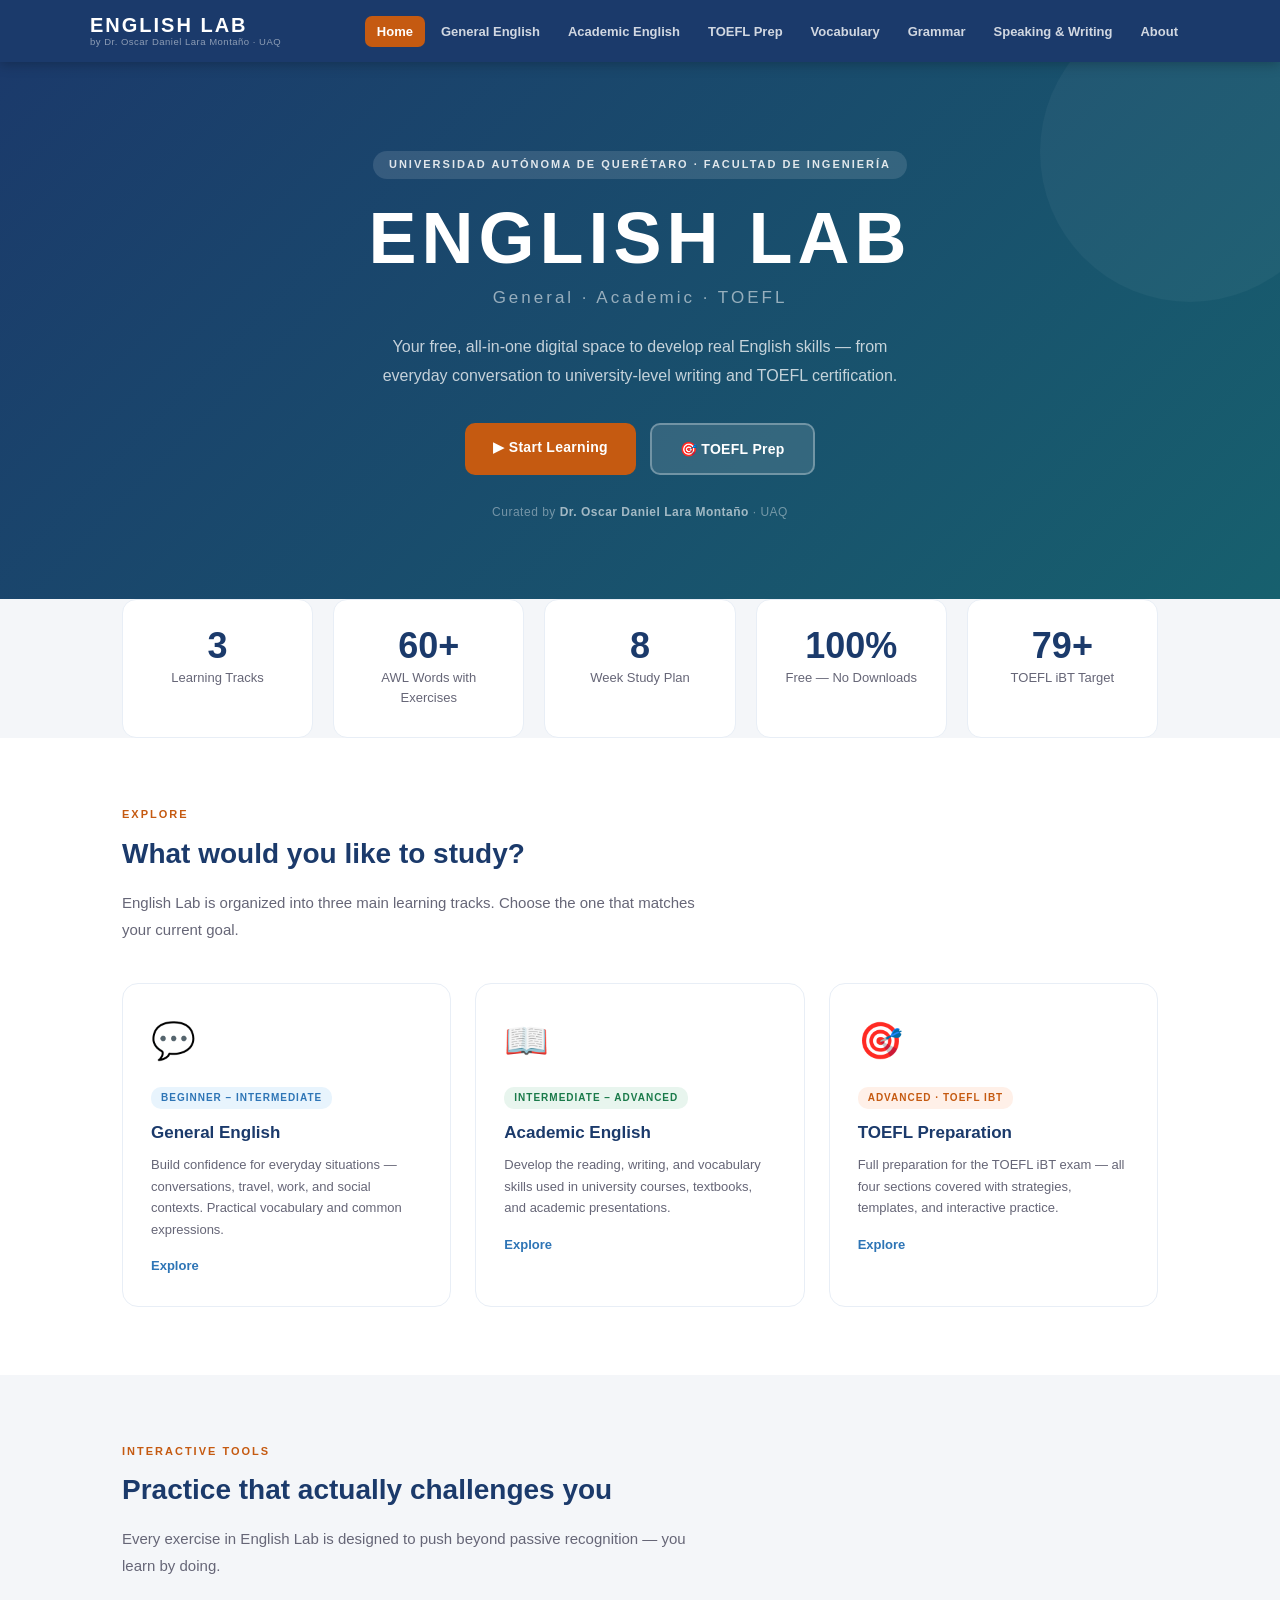
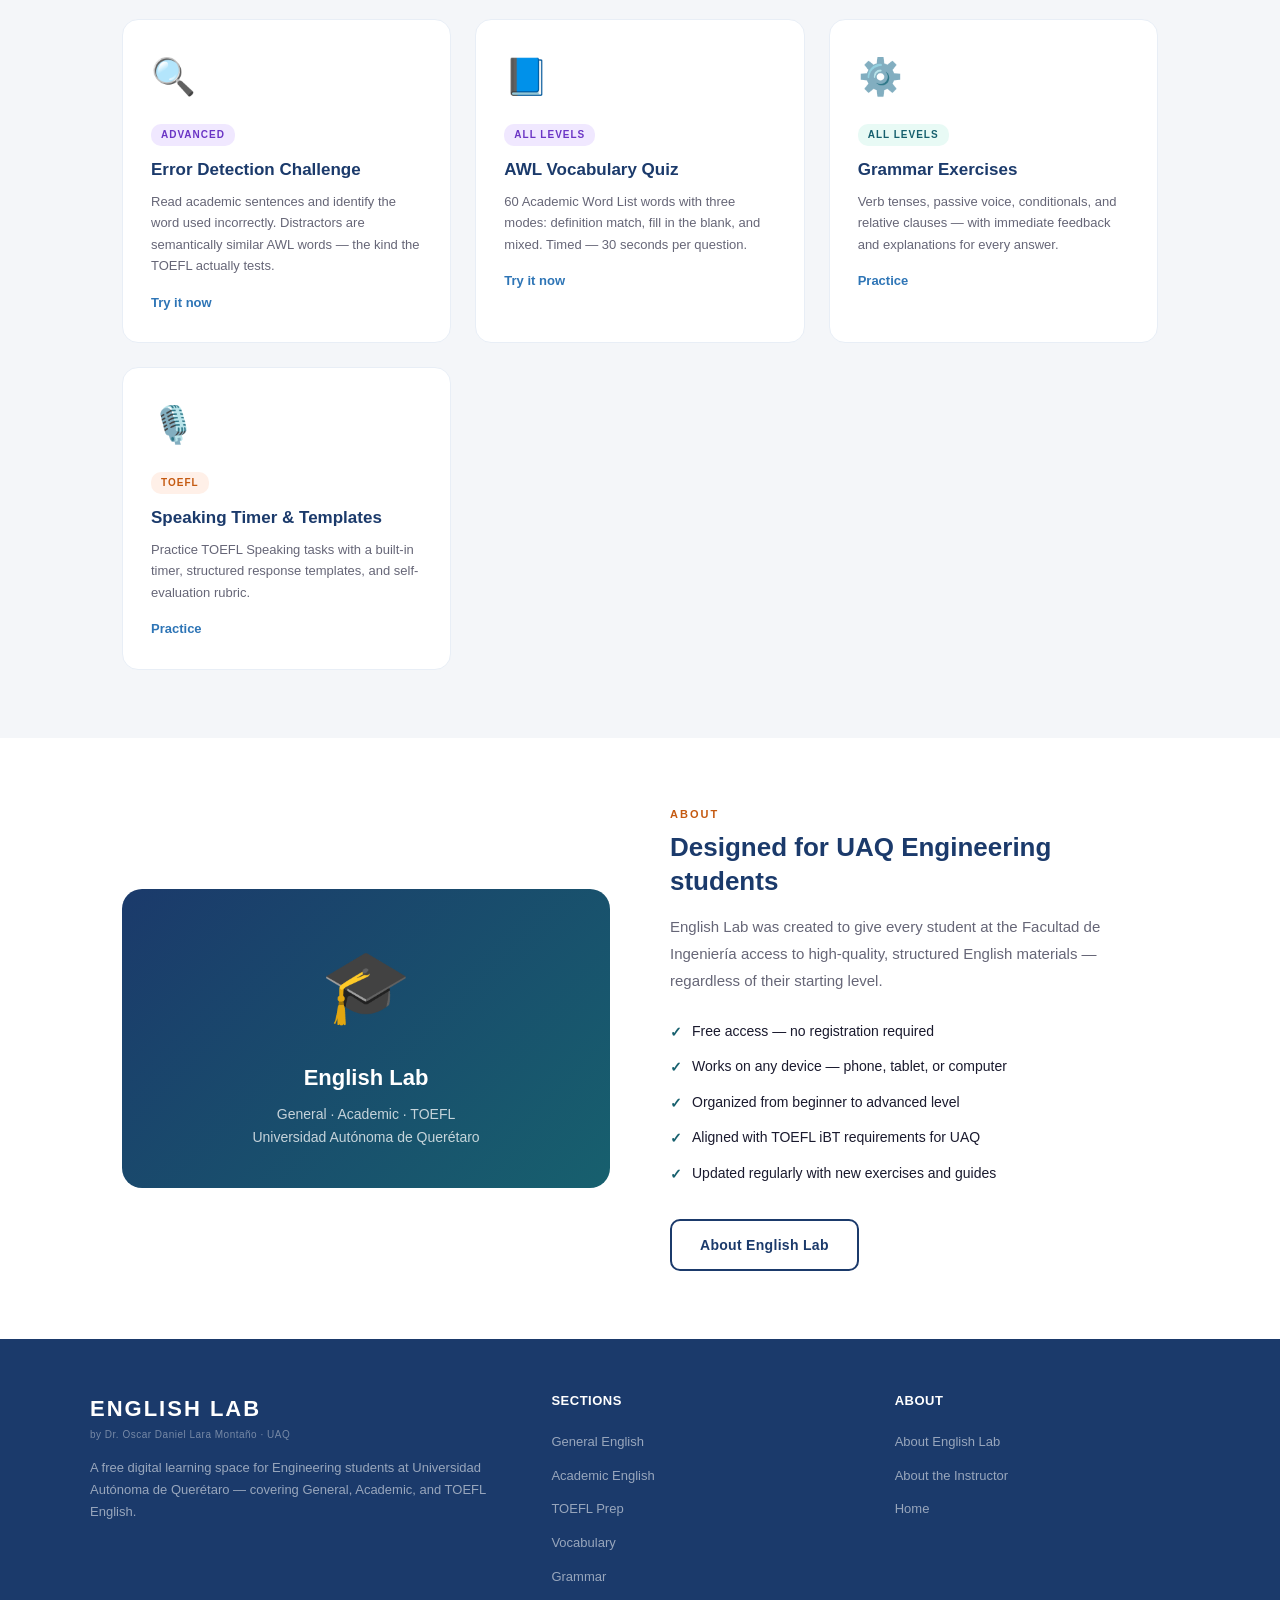
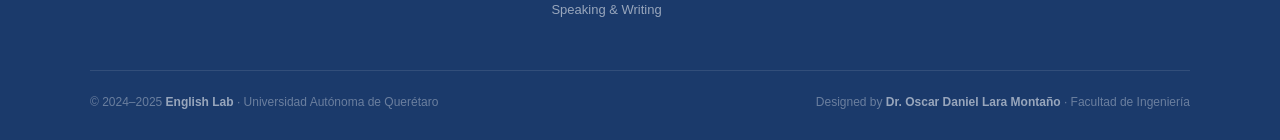
<file: index.html>
<!DOCTYPE html>
<html lang="en">
<head>
<meta charset="UTF-8">
<meta name="viewport" content="width=device-width,initial-scale=1.0">
<title>English Lab — General · Academic · TOEFL | English Lab · UAQ</title>
<link rel="stylesheet" href="css/style.css">
</head>
<body>
  <nav class="navbar">
    <div class="navbar-inner">
      <a href="index.html" class="brand">
        <span class="brand-name">ENGLISH LAB</span>
        <span class="brand-sub">by Dr. Oscar Daniel Lara Montaño · UAQ</span>
      </a>
      <ul class="nav-links">
        <li><a href="index.html">Home</a></li>
        <li><a href="pages/general.html">General English</a></li>
        <li><a href="pages/academic.html">Academic English</a></li>
        <li><a href="pages/toefl.html">TOEFL Prep</a></li>
        <li><a href="pages/vocabulary.html">Vocabulary</a></li>
        <li><a href="pages/grammar.html">Grammar</a></li>
        <li><a href="pages/speaking.html">Speaking & Writing</a></li>
        <li><a href="pages/about.html">About</a></li>
      </ul>
      <button class="hamburger" aria-label="Menu">
        <span></span><span></span><span></span>
      </button>
    </div>
  </nav>
  <section class="hero">
    <div class="hero-content">
      <div class="hero-tag">Universidad Autónoma de Querétaro · Facultad de Ingeniería</div>
      <h1>ENGLISH LAB</h1>
      <span class="hero-accent">General · Academic · TOEFL</span>
      <p class="hero-desc">Your free, all-in-one digital space to develop real English skills — from everyday conversation to university-level writing and TOEFL certification.</p>
      <div class="hero-buttons">
        <a href="pages/general.html" class="btn btn-primary">▶ Start Learning</a>
        <a href="pages/toefl.html" class="btn btn-secondary">🎯 TOEFL Prep</a>
      </div>
      <div class="hero-by">Curated by <strong>Dr. Oscar Daniel Lara Montaño</strong> · UAQ</div>
    </div>
  </section>

  <!-- STATS -->
  <section class="section-alt">
    <div class="container">
      <div class="stats-row">
        <div class="stat-box"><div class="num">3</div><div class="lbl">Learning Tracks</div></div>
        <div class="stat-box"><div class="num">60+</div><div class="lbl">AWL Words with Exercises</div></div>
        <div class="stat-box"><div class="num">8</div><div class="lbl">Week Study Plan</div></div>
        <div class="stat-box"><div class="num">100%</div><div class="lbl">Free — No Downloads</div></div>
        <div class="stat-box"><div class="num">79+</div><div class="lbl">TOEFL iBT Target</div></div>
      </div>
    </div>
  </section>

  <!-- EXPLORE SECTIONS -->
  <section class="section">
    <div class="container">
      <div class="section-label">Explore</div>
      <div class="section-title">What would you like to study?</div>
      <p class="section-desc">English Lab is organized into three main learning tracks. Choose the one that matches your current goal.</p>
      <div class="cards cards-3">
        <a href="pages/general.html" class="card">
          <span class="card-icon">💬</span>
          <span class="card-tag tag-general">Beginner – Intermediate</span>
          <h3>General English</h3>
          <p>Build confidence for everyday situations — conversations, travel, work, and social contexts. Practical vocabulary and common expressions.</p>
          <span class="card-arrow">Explore</span>
        </a>
        <a href="pages/academic.html" class="card">
          <span class="card-icon">📖</span>
          <span class="card-tag tag-academic">Intermediate – Advanced</span>
          <h3>Academic English</h3>
          <p>Develop the reading, writing, and vocabulary skills used in university courses, textbooks, and academic presentations.</p>
          <span class="card-arrow">Explore</span>
        </a>
        <a href="pages/toefl.html" class="card">
          <span class="card-icon">🎯</span>
          <span class="card-tag tag-toefl">Advanced · TOEFL iBT</span>
          <h3>TOEFL Preparation</h3>
          <p>Full preparation for the TOEFL iBT exam — all four sections covered with strategies, templates, and interactive practice.</p>
          <span class="card-arrow">Explore</span>
        </a>
      </div>
    </div>
  </section>

  <!-- FEATURED TOOLS -->
  <section class="section section-alt">
    <div class="container">
      <div class="section-label">Interactive Tools</div>
      <div class="section-title">Practice that actually challenges you</div>
      <p class="section-desc">Every exercise in English Lab is designed to push beyond passive recognition — you learn by doing.</p>
      <div class="cards cards-2">
        <a href="pages/vocabulary.html" class="card">
          <span class="card-icon">🔍</span>
          <span class="card-tag tag-vocab">Advanced</span>
          <h3>Error Detection Challenge</h3>
          <p>Read academic sentences and identify the word used incorrectly. Distractors are semantically similar AWL words — the kind the TOEFL actually tests.</p>
          <span class="card-arrow">Try it now</span>
        </a>
        <a href="pages/vocabulary.html" class="card">
          <span class="card-icon">📘</span>
          <span class="card-tag tag-vocab">All levels</span>
          <h3>AWL Vocabulary Quiz</h3>
          <p>60 Academic Word List words with three modes: definition match, fill in the blank, and mixed. Timed — 30 seconds per question.</p>
          <span class="card-arrow">Try it now</span>
        </a>
        <a href="pages/grammar.html" class="card">
          <span class="card-icon">⚙️</span>
          <span class="card-tag tag-grammar">All levels</span>
          <h3>Grammar Exercises</h3>
          <p>Verb tenses, passive voice, conditionals, and relative clauses — with immediate feedback and explanations for every answer.</p>
          <span class="card-arrow">Practice</span>
        </a>
        <a href="pages/speaking.html" class="card">
          <span class="card-icon">🎙️</span>
          <span class="card-tag tag-toefl">TOEFL</span>
          <h3>Speaking Timer & Templates</h3>
          <p>Practice TOEFL Speaking tasks with a built-in timer, structured response templates, and self-evaluation rubric.</p>
          <span class="card-arrow">Practice</span>
        </a>
      </div>
    </div>
  </section>

  <!-- ABOUT INSTRUCTOR -->
  <section class="section">
    <div class="container">
      <div class="feature-row">
        <div class="feature-visual">
          <span class="big-icon">🎓</span>
          <h3>English Lab</h3>
          <p>General · Academic · TOEFL<br>Universidad Autónoma de Querétaro</p>
        </div>
        <div class="feature-text">
          <div class="section-label">About</div>
          <h2>Designed for UAQ Engineering students</h2>
          <p>English Lab was created to give every student at the Facultad de Ingeniería access to high-quality, structured English materials — regardless of their starting level.</p>
          <ul class="feature-list">
            <li>Free access — no registration required</li>
            <li>Works on any device — phone, tablet, or computer</li>
            <li>Organized from beginner to advanced level</li>
            <li>Aligned with TOEFL iBT requirements for UAQ</li>
            <li>Updated regularly with new exercises and guides</li>
          </ul>
          <a href="pages/about.html" class="btn btn-outline">About English Lab</a>
        </div>
      </div>
    </div>
  </section>

  <footer>
    <div class="footer-inner">
      <div class="footer-brand">
        <div class="brand-name">ENGLISH LAB</div>
        <div class="brand-sub">by Dr. Oscar Daniel Lara Montaño · UAQ</div>
        <p>A free digital learning space for Engineering students at Universidad Autónoma de Querétaro — covering General, Academic, and TOEFL English.</p>
      </div>
      <div class="footer-col">
        <h4>SECTIONS</h4>
        <ul>
          <li><a href="pages/general.html">General English</a></li>
          <li><a href="pages/academic.html">Academic English</a></li>
          <li><a href="pages/toefl.html">TOEFL Prep</a></li>
          <li><a href="pages/vocabulary.html">Vocabulary</a></li>
          <li><a href="pages/grammar.html">Grammar</a></li>
          <li><a href="pages/speaking.html">Speaking & Writing</a></li>
        </ul>
      </div>
      <div class="footer-col">
        <h4>ABOUT</h4>
        <ul>
          <li><a href="pages/about.html">About English Lab</a></li>
          <li><a href="pages/about.html">About the Instructor</a></li>
          <li><a href="index.html">Home</a></li>
        </ul>
      </div>
    </div>
    <div class="footer-bottom">
      <span>© 2024–2025 <strong>English Lab</strong> · Universidad Autónoma de Querétaro</span>
      <span>Designed by <strong>Dr. Oscar Daniel Lara Montaño</strong> · Facultad de Ingeniería</span>
    </div>
  </footer><script src="js/main.js"></script>
</body></html>
</file>
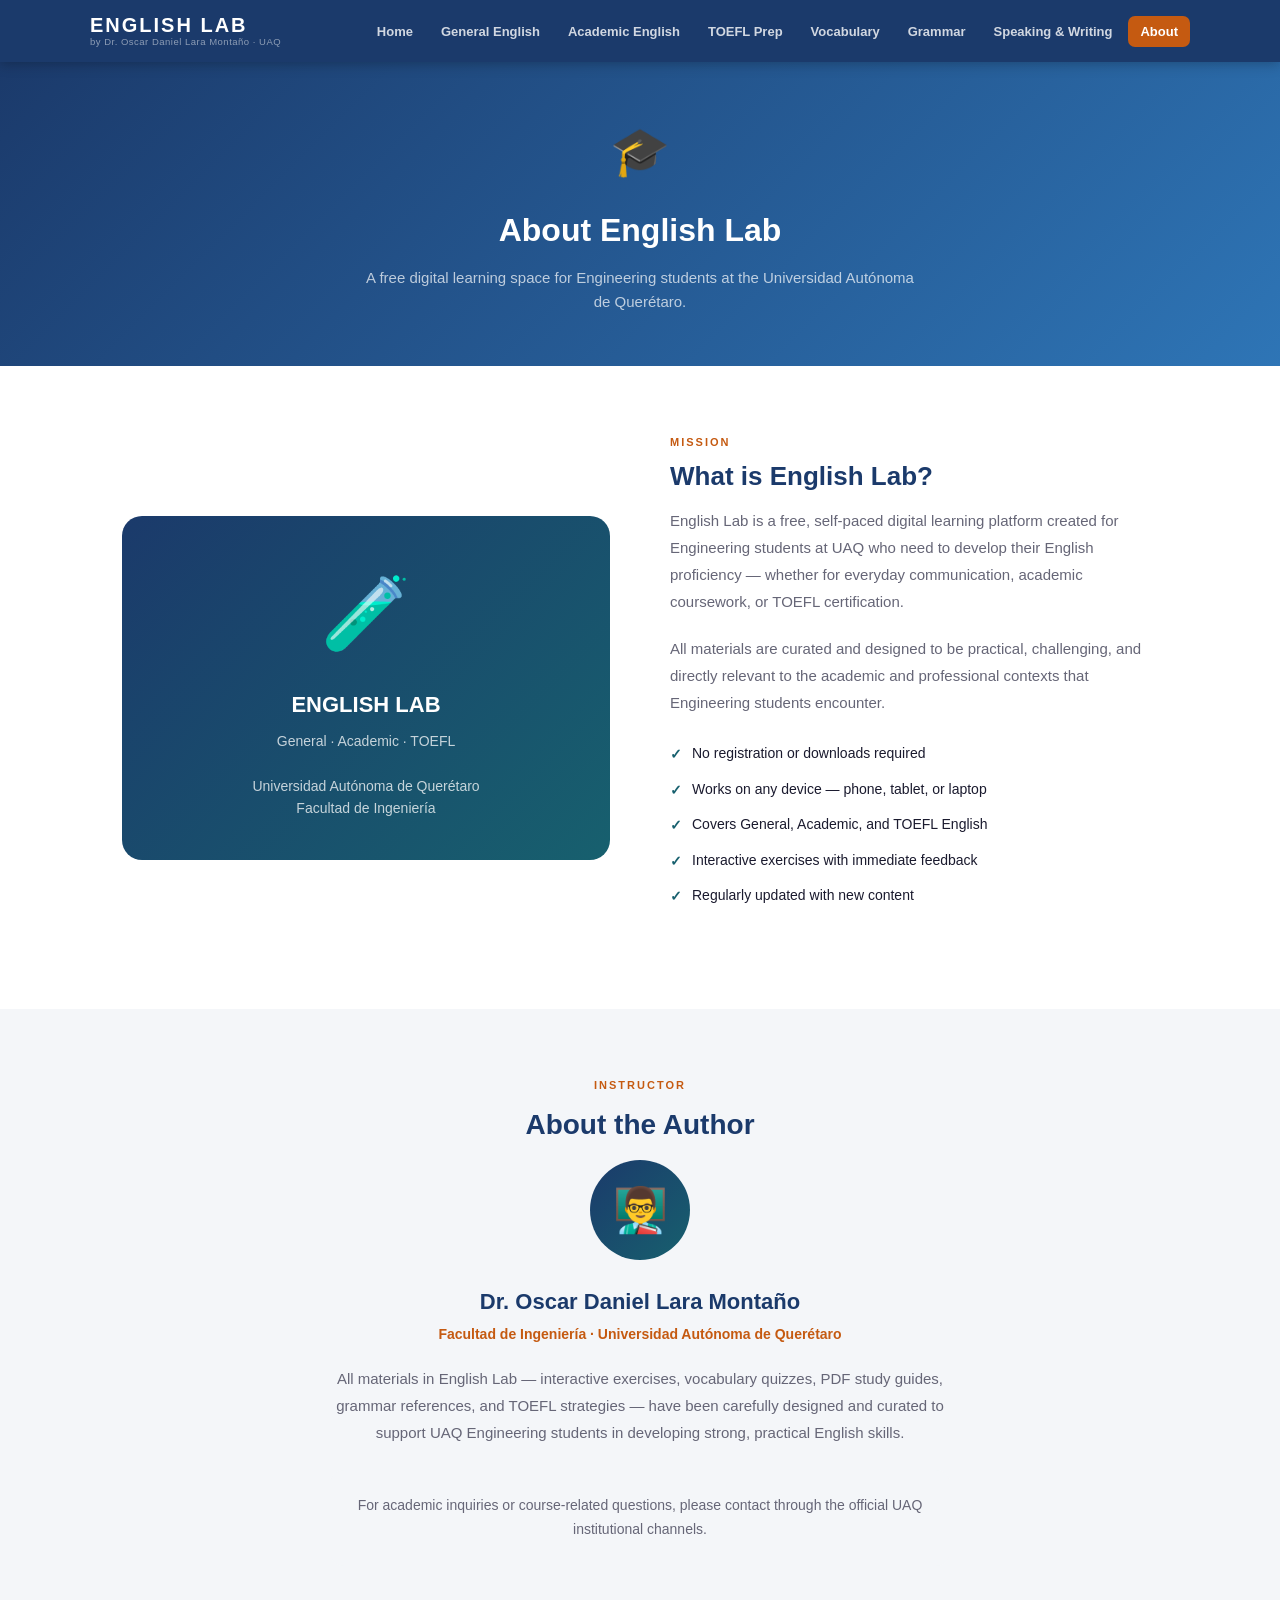
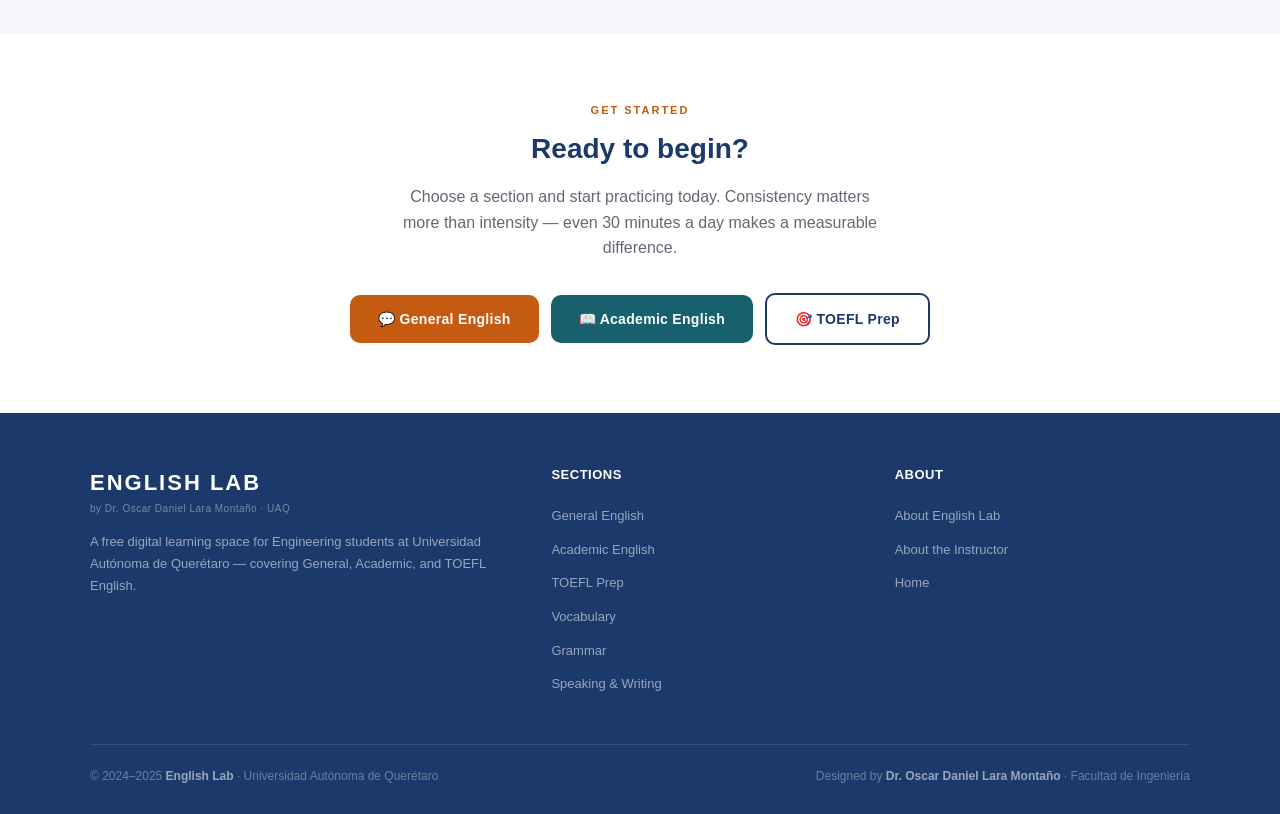
<file: pages/about.html>
<!DOCTYPE html>
<html lang="en">
<head>
<meta charset="UTF-8">
<meta name="viewport" content="width=device-width,initial-scale=1.0">
<title>About English Lab | English Lab · UAQ</title>
<link rel="stylesheet" href="../css/style.css">
</head>
<body>
  <nav class="navbar">
    <div class="navbar-inner">
      <a href="../index.html" class="brand">
        <span class="brand-name">ENGLISH LAB</span>
        <span class="brand-sub">by Dr. Oscar Daniel Lara Montaño · UAQ</span>
      </a>
      <ul class="nav-links">
        <li><a href="../index.html">Home</a></li>
        <li><a href="../pages/general.html">General English</a></li>
        <li><a href="../pages/academic.html">Academic English</a></li>
        <li><a href="../pages/toefl.html">TOEFL Prep</a></li>
        <li><a href="../pages/vocabulary.html">Vocabulary</a></li>
        <li><a href="../pages/grammar.html">Grammar</a></li>
        <li><a href="../pages/speaking.html">Speaking & Writing</a></li>
        <li><a href="../pages/about.html">About</a></li>
      </ul>
      <button class="hamburger" aria-label="Menu">
        <span></span><span></span><span></span>
      </button>
    </div>
  </nav>
  <div class="page-hero">
    <div class="page-hero-icon">🎓</div>
    <h1>About English Lab</h1>
    <p>A free digital learning space for Engineering students at the Universidad Autónoma de Querétaro.</p>
  </div>

  <section class="section">
    <div class="container">
      <div class="feature-row">
        <div class="feature-visual">
          <span class="big-icon">🧪</span>
          <h3>ENGLISH LAB</h3>
          <p>General · Academic · TOEFL<br><br>Universidad Autónoma de Querétaro<br>Facultad de Ingeniería</p>
        </div>
        <div class="feature-text">
          <div class="section-label">Mission</div>
          <h2>What is English Lab?</h2>
          <p>English Lab is a free, self-paced digital learning platform created for Engineering students at UAQ who need to develop their English proficiency — whether for everyday communication, academic coursework, or TOEFL certification.</p>
          <p>All materials are curated and designed to be practical, challenging, and directly relevant to the academic and professional contexts that Engineering students encounter.</p>
          <ul class="feature-list">
            <li>No registration or downloads required</li>
            <li>Works on any device — phone, tablet, or laptop</li>
            <li>Covers General, Academic, and TOEFL English</li>
            <li>Interactive exercises with immediate feedback</li>
            <li>Regularly updated with new content</li>
          </ul>
        </div>
      </div>
    </div>
  </section>

  <section class="section section-alt">
    <div class="container text-center">
      <div class="section-label">Instructor</div>
      <div class="section-title">About the Author</div>
      <div style="max-width:620px;margin:0 auto;">
        <div style="width:100px;height:100px;border-radius:50%;background:linear-gradient(135deg,var(--navy),var(--teal));margin:0 auto 24px;display:flex;align-items:center;justify-content:center;font-size:44px;">👨‍🏫</div>
        <div style="font-size:22px;font-weight:800;color:var(--navy);margin-bottom:4px;">Dr. Oscar Daniel Lara Montaño</div>
        <div style="font-size:14px;color:var(--orange);font-weight:600;margin-bottom:20px;">Facultad de Ingeniería · Universidad Autónoma de Querétaro</div>
        <p style="font-size:15px;color:var(--muted);line-height:1.8;margin-bottom:24px;">All materials in English Lab — interactive exercises, vocabulary quizzes, PDF study guides, grammar references, and TOEFL strategies — have been carefully designed and curated to support UAQ Engineering students in developing strong, practical English skills.</p>
        <div style="background:var(--gray);border-radius:14px;padding:24px;font-size:14px;color:var(--muted);line-height:1.7;">
          For academic inquiries or course-related questions, please contact through the official UAQ institutional channels.
        </div>
      </div>
    </div>
  </section>

  <section class="section">
    <div class="container text-center">
      <div class="section-label">Get Started</div>
      <div class="section-title">Ready to begin?</div>
      <p style="color:var(--muted);margin-bottom:32px;max-width:480px;margin-left:auto;margin-right:auto;">Choose a section and start practicing today. Consistency matters more than intensity — even 30 minutes a day makes a measurable difference.</p>
      <div class="flex-center">
        <a href="general.html" class="btn btn-primary">💬 General English</a>
        <a href="academic.html" class="btn btn-teal">📖 Academic English</a>
        <a href="toefl.html" class="btn btn-outline">🎯 TOEFL Prep</a>
      </div>
    </div>
  </section>

  <footer>
    <div class="footer-inner">
      <div class="footer-brand">
        <div class="brand-name">ENGLISH LAB</div>
        <div class="brand-sub">by Dr. Oscar Daniel Lara Montaño · UAQ</div>
        <p>A free digital learning space for Engineering students at Universidad Autónoma de Querétaro — covering General, Academic, and TOEFL English.</p>
      </div>
      <div class="footer-col">
        <h4>SECTIONS</h4>
        <ul>
          <li><a href="../pages/general.html">General English</a></li>
          <li><a href="../pages/academic.html">Academic English</a></li>
          <li><a href="../pages/toefl.html">TOEFL Prep</a></li>
          <li><a href="../pages/vocabulary.html">Vocabulary</a></li>
          <li><a href="../pages/grammar.html">Grammar</a></li>
          <li><a href="../pages/speaking.html">Speaking & Writing</a></li>
        </ul>
      </div>
      <div class="footer-col">
        <h4>ABOUT</h4>
        <ul>
          <li><a href="../pages/about.html">About English Lab</a></li>
          <li><a href="../pages/about.html">About the Instructor</a></li>
          <li><a href="../index.html">Home</a></li>
        </ul>
      </div>
    </div>
    <div class="footer-bottom">
      <span>© 2024–2025 <strong>English Lab</strong> · Universidad Autónoma de Querétaro</span>
      <span>Designed by <strong>Dr. Oscar Daniel Lara Montaño</strong> · Facultad de Ingeniería</span>
    </div>
  </footer><script src="../js/main.js"></script>
</body></html>
</file>
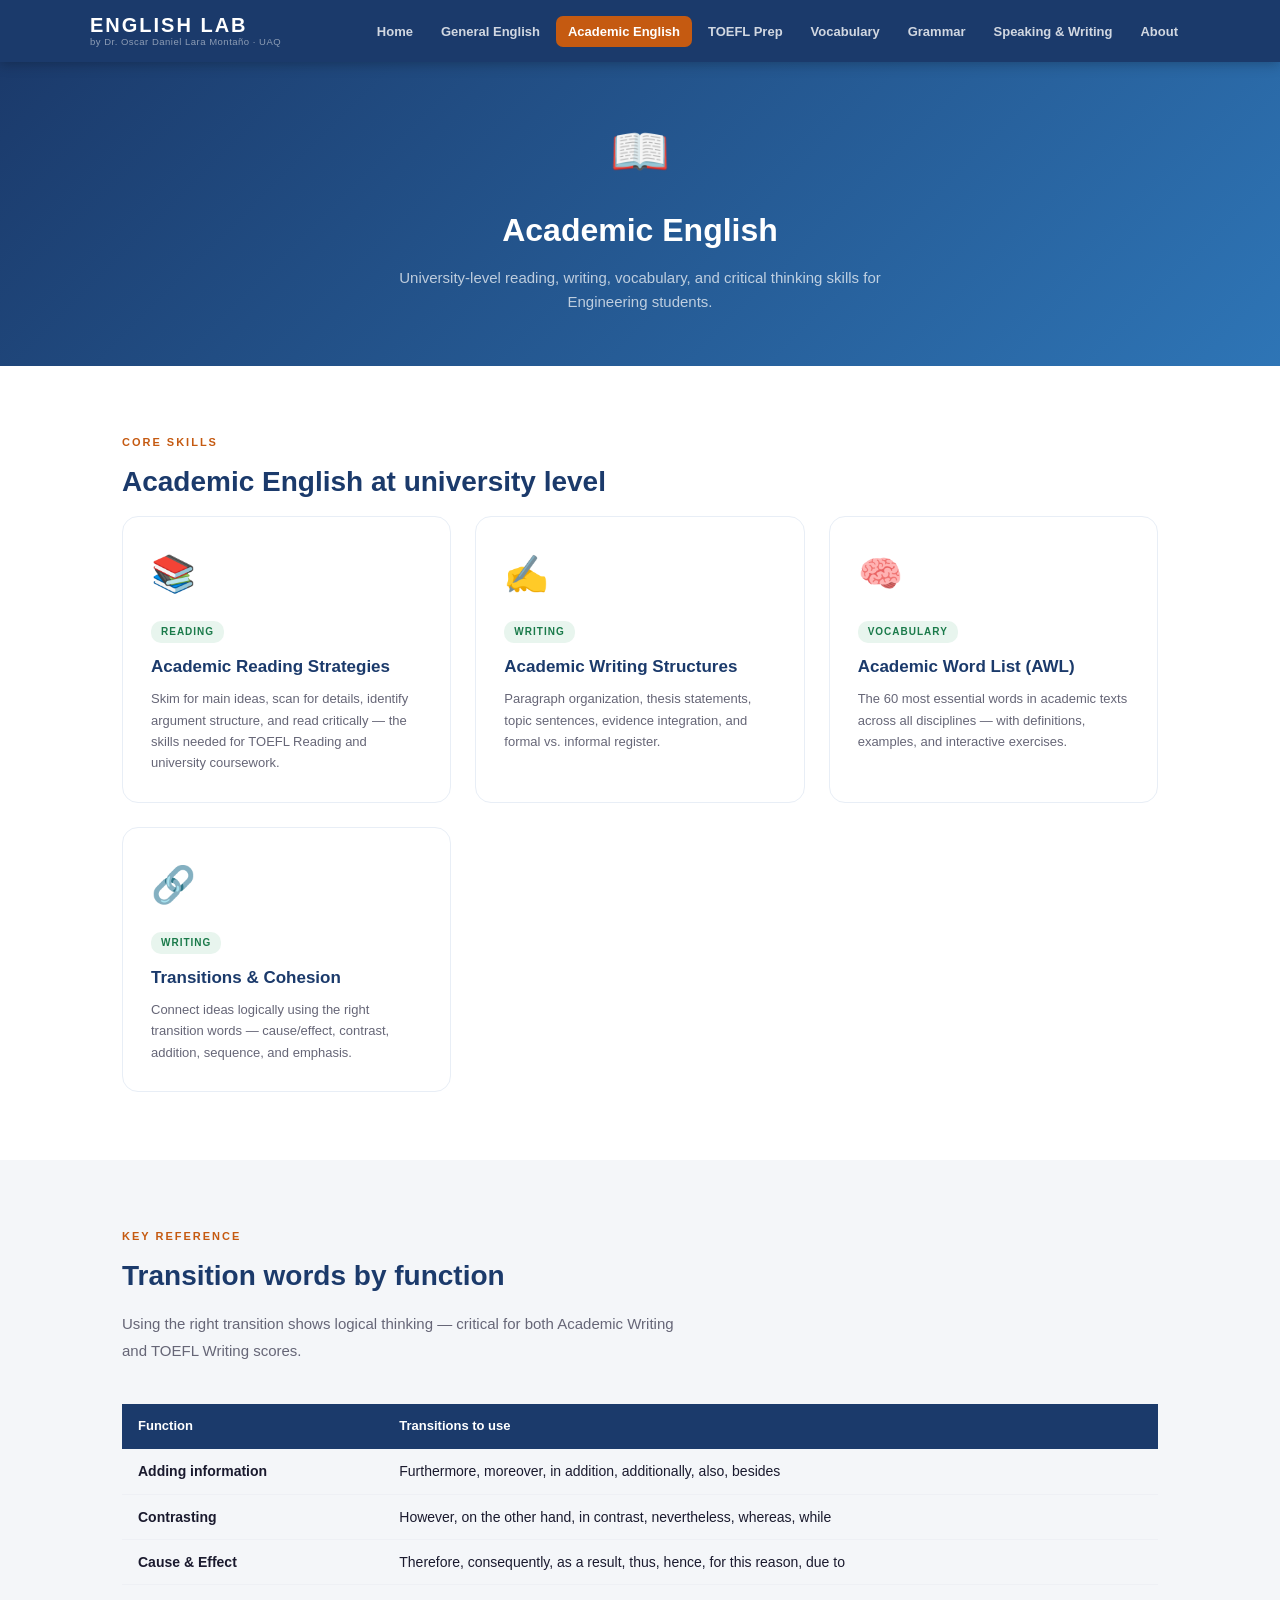
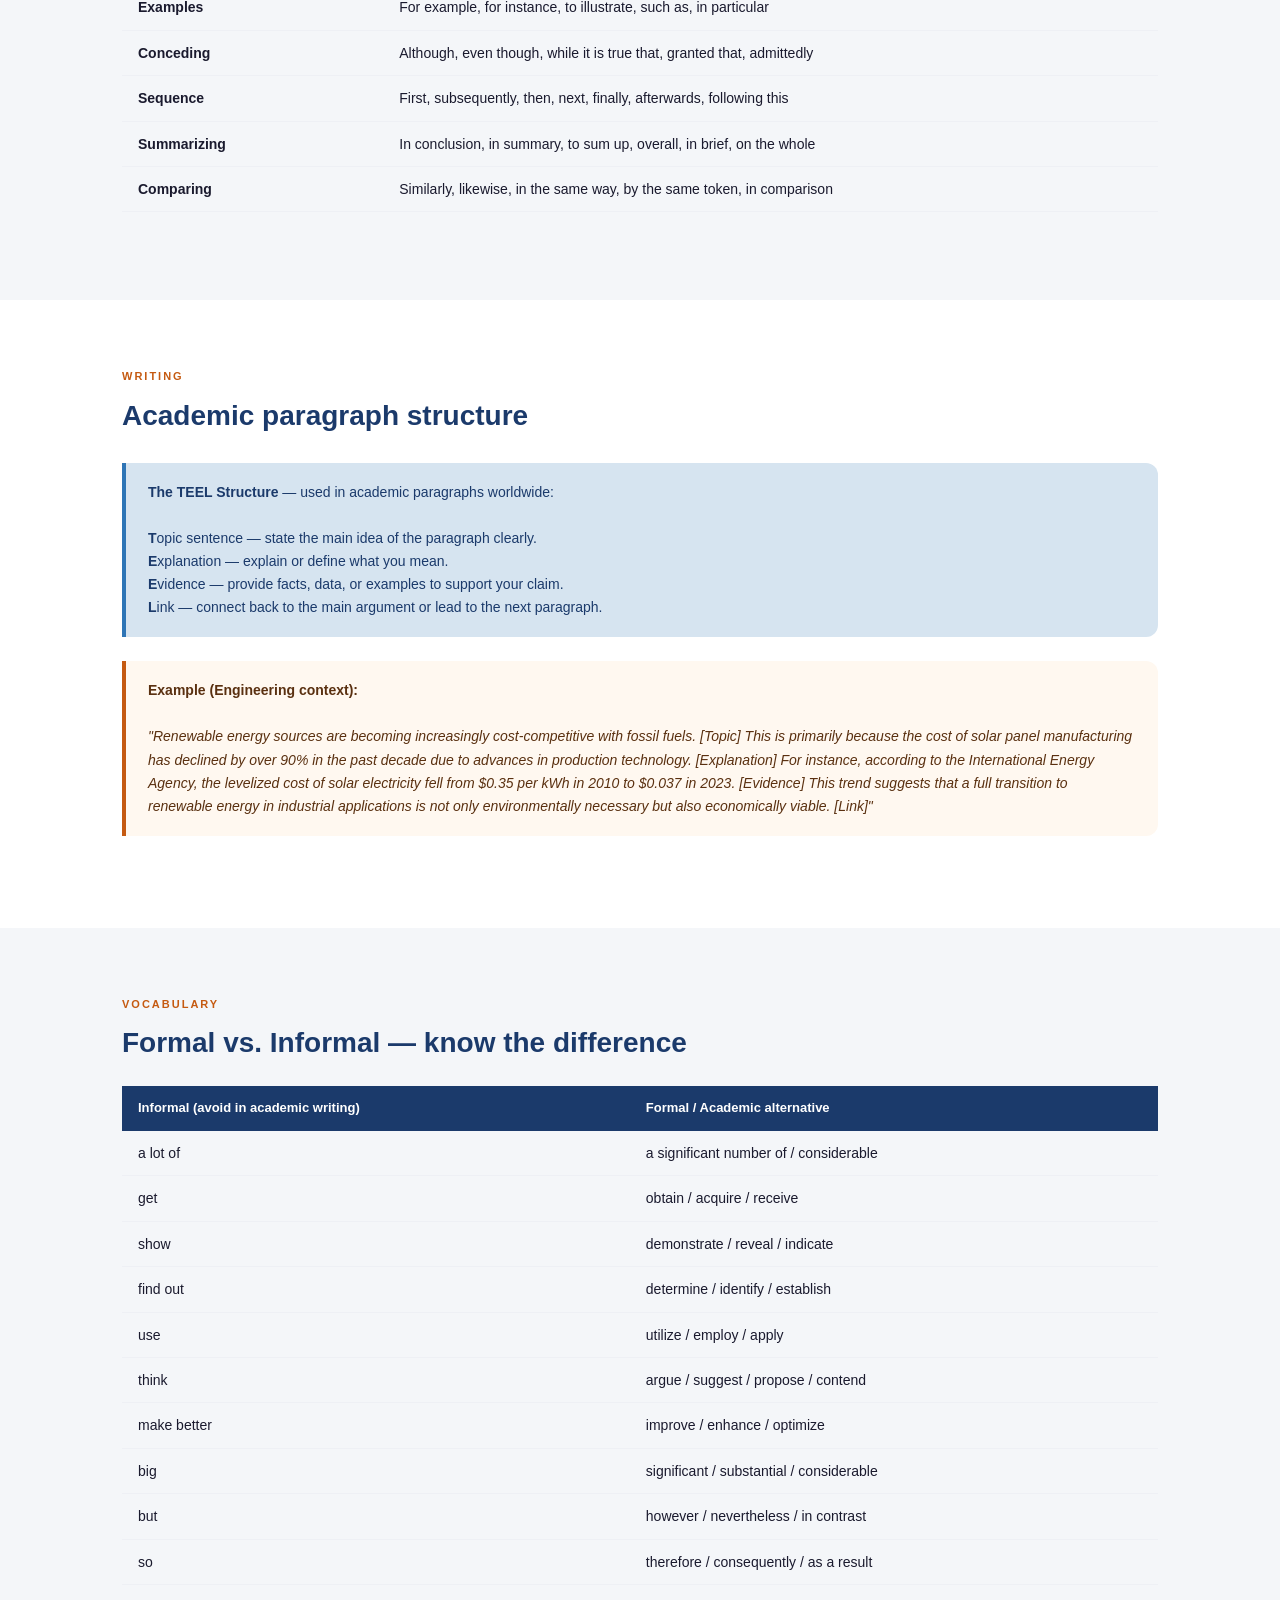
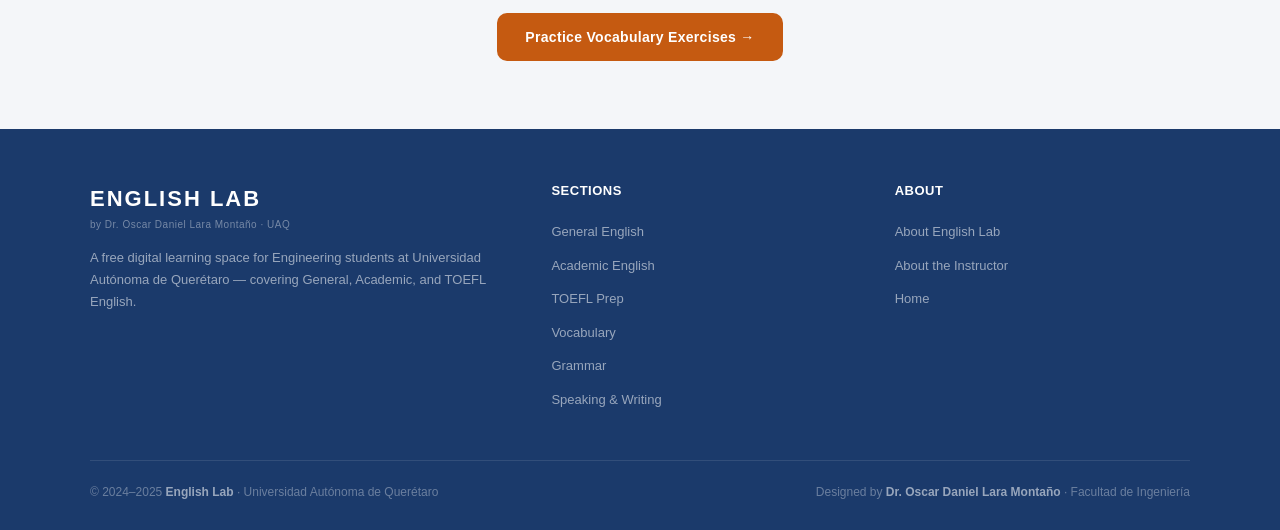
<file: pages/academic.html>
<!DOCTYPE html>
<html lang="en">
<head>
<meta charset="UTF-8">
<meta name="viewport" content="width=device-width,initial-scale=1.0">
<title>Academic English | English Lab · UAQ</title>
<link rel="stylesheet" href="../css/style.css">
</head>
<body>
  <nav class="navbar">
    <div class="navbar-inner">
      <a href="../index.html" class="brand">
        <span class="brand-name">ENGLISH LAB</span>
        <span class="brand-sub">by Dr. Oscar Daniel Lara Montaño · UAQ</span>
      </a>
      <ul class="nav-links">
        <li><a href="../index.html">Home</a></li>
        <li><a href="../pages/general.html">General English</a></li>
        <li><a href="../pages/academic.html">Academic English</a></li>
        <li><a href="../pages/toefl.html">TOEFL Prep</a></li>
        <li><a href="../pages/vocabulary.html">Vocabulary</a></li>
        <li><a href="../pages/grammar.html">Grammar</a></li>
        <li><a href="../pages/speaking.html">Speaking & Writing</a></li>
        <li><a href="../pages/about.html">About</a></li>
      </ul>
      <button class="hamburger" aria-label="Menu">
        <span></span><span></span><span></span>
      </button>
    </div>
  </nav>
  <div class="page-hero">
    <div class="page-hero-icon">📖</div>
    <h1>Academic English</h1>
    <p>University-level reading, writing, vocabulary, and critical thinking skills for Engineering students.</p>
  </div>

  <section class="section">
    <div class="container">
      <div class="section-label">Core Skills</div>
      <div class="section-title">Academic English at university level</div>
      <div class="cards cards-2">
        <div class="card">
          <span class="card-icon">📚</span>
          <span class="card-tag tag-academic">Reading</span>
          <h3>Academic Reading Strategies</h3>
          <p>Skim for main ideas, scan for details, identify argument structure, and read critically — the skills needed for TOEFL Reading and university coursework.</p>
        </div>
        <div class="card">
          <span class="card-icon">✍️</span>
          <span class="card-tag tag-academic">Writing</span>
          <h3>Academic Writing Structures</h3>
          <p>Paragraph organization, thesis statements, topic sentences, evidence integration, and formal vs. informal register.</p>
        </div>
        <div class="card">
          <span class="card-icon">🧠</span>
          <span class="card-tag tag-academic">Vocabulary</span>
          <h3>Academic Word List (AWL)</h3>
          <p>The 60 most essential words in academic texts across all disciplines — with definitions, examples, and interactive exercises.</p>
        </div>
        <div class="card">
          <span class="card-icon">🔗</span>
          <span class="card-tag tag-academic">Writing</span>
          <h3>Transitions & Cohesion</h3>
          <p>Connect ideas logically using the right transition words — cause/effect, contrast, addition, sequence, and emphasis.</p>
        </div>
      </div>
    </div>
  </section>

  <section class="section section-alt">
    <div class="container">
      <div class="section-label">Key Reference</div>
      <div class="section-title">Transition words by function</div>
      <p class="section-desc">Using the right transition shows logical thinking — critical for both Academic Writing and TOEFL Writing scores.</p>
      <table class="data-table">
        <tr><th>Function</th><th>Transitions to use</th></tr>
        <tr><td><strong>Adding information</strong></td><td>Furthermore, moreover, in addition, additionally, also, besides</td></tr>
        <tr><td><strong>Contrasting</strong></td><td>However, on the other hand, in contrast, nevertheless, whereas, while</td></tr>
        <tr><td><strong>Cause & Effect</strong></td><td>Therefore, consequently, as a result, thus, hence, for this reason, due to</td></tr>
        <tr><td><strong>Examples</strong></td><td>For example, for instance, to illustrate, such as, in particular</td></tr>
        <tr><td><strong>Conceding</strong></td><td>Although, even though, while it is true that, granted that, admittedly</td></tr>
        <tr><td><strong>Sequence</strong></td><td>First, subsequently, then, next, finally, afterwards, following this</td></tr>
        <tr><td><strong>Summarizing</strong></td><td>In conclusion, in summary, to sum up, overall, in brief, on the whole</td></tr>
        <tr><td><strong>Comparing</strong></td><td>Similarly, likewise, in the same way, by the same token, in comparison</td></tr>
      </table>
    </div>
  </section>

  <section class="section">
    <div class="container">
      <div class="section-label">Writing</div>
      <div class="section-title">Academic paragraph structure</div>
      <div class="info-box">
        <strong>The TEEL Structure</strong> — used in academic paragraphs worldwide:<br><br>
        <strong>T</strong>opic sentence — state the main idea of the paragraph clearly.<br>
        <strong>E</strong>xplanation — explain or define what you mean.<br>
        <strong>E</strong>vidence — provide facts, data, or examples to support your claim.<br>
        <strong>L</strong>ink — connect back to the main argument or lead to the next paragraph.
      </div>
      <div class="tip-box">
        <strong>Example (Engineering context):</strong><br><br>
        <em>"Renewable energy sources are becoming increasingly cost-competitive with fossil fuels. [Topic] This is primarily because the cost of solar panel manufacturing has declined by over 90% in the past decade due to advances in production technology. [Explanation] For instance, according to the International Energy Agency, the levelized cost of solar electricity fell from $0.35 per kWh in 2010 to $0.037 in 2023. [Evidence] This trend suggests that a full transition to renewable energy in industrial applications is not only environmentally necessary but also economically viable. [Link]"</em>
      </div>
    </div>
  </section>

  <section class="section section-alt">
    <div class="container">
      <div class="section-label">Vocabulary</div>
      <div class="section-title">Formal vs. Informal — know the difference</div>
      <table class="data-table">
        <tr><th>Informal (avoid in academic writing)</th><th>Formal / Academic alternative</th></tr>
        <tr><td>a lot of</td><td>a significant number of / considerable</td></tr>
        <tr><td>get</td><td>obtain / acquire / receive</td></tr>
        <tr><td>show</td><td>demonstrate / reveal / indicate</td></tr>
        <tr><td>find out</td><td>determine / identify / establish</td></tr>
        <tr><td>use</td><td>utilize / employ / apply</td></tr>
        <tr><td>think</td><td>argue / suggest / propose / contend</td></tr>
        <tr><td>make better</td><td>improve / enhance / optimize</td></tr>
        <tr><td>big</td><td>significant / substantial / considerable</td></tr>
        <tr><td>but</td><td>however / nevertheless / in contrast</td></tr>
        <tr><td>so</td><td>therefore / consequently / as a result</td></tr>
      </table>
      <div style="margin-top:28px;" class="flex-center">
        <a href="vocabulary.html" class="btn btn-primary">Practice Vocabulary Exercises →</a>
      </div>
    </div>
  </section>

  <footer>
    <div class="footer-inner">
      <div class="footer-brand">
        <div class="brand-name">ENGLISH LAB</div>
        <div class="brand-sub">by Dr. Oscar Daniel Lara Montaño · UAQ</div>
        <p>A free digital learning space for Engineering students at Universidad Autónoma de Querétaro — covering General, Academic, and TOEFL English.</p>
      </div>
      <div class="footer-col">
        <h4>SECTIONS</h4>
        <ul>
          <li><a href="../pages/general.html">General English</a></li>
          <li><a href="../pages/academic.html">Academic English</a></li>
          <li><a href="../pages/toefl.html">TOEFL Prep</a></li>
          <li><a href="../pages/vocabulary.html">Vocabulary</a></li>
          <li><a href="../pages/grammar.html">Grammar</a></li>
          <li><a href="../pages/speaking.html">Speaking & Writing</a></li>
        </ul>
      </div>
      <div class="footer-col">
        <h4>ABOUT</h4>
        <ul>
          <li><a href="../pages/about.html">About English Lab</a></li>
          <li><a href="../pages/about.html">About the Instructor</a></li>
          <li><a href="../index.html">Home</a></li>
        </ul>
      </div>
    </div>
    <div class="footer-bottom">
      <span>© 2024–2025 <strong>English Lab</strong> · Universidad Autónoma de Querétaro</span>
      <span>Designed by <strong>Dr. Oscar Daniel Lara Montaño</strong> · Facultad de Ingeniería</span>
    </div>
  </footer><script src="../js/main.js"></script>
</body></html>
</file>
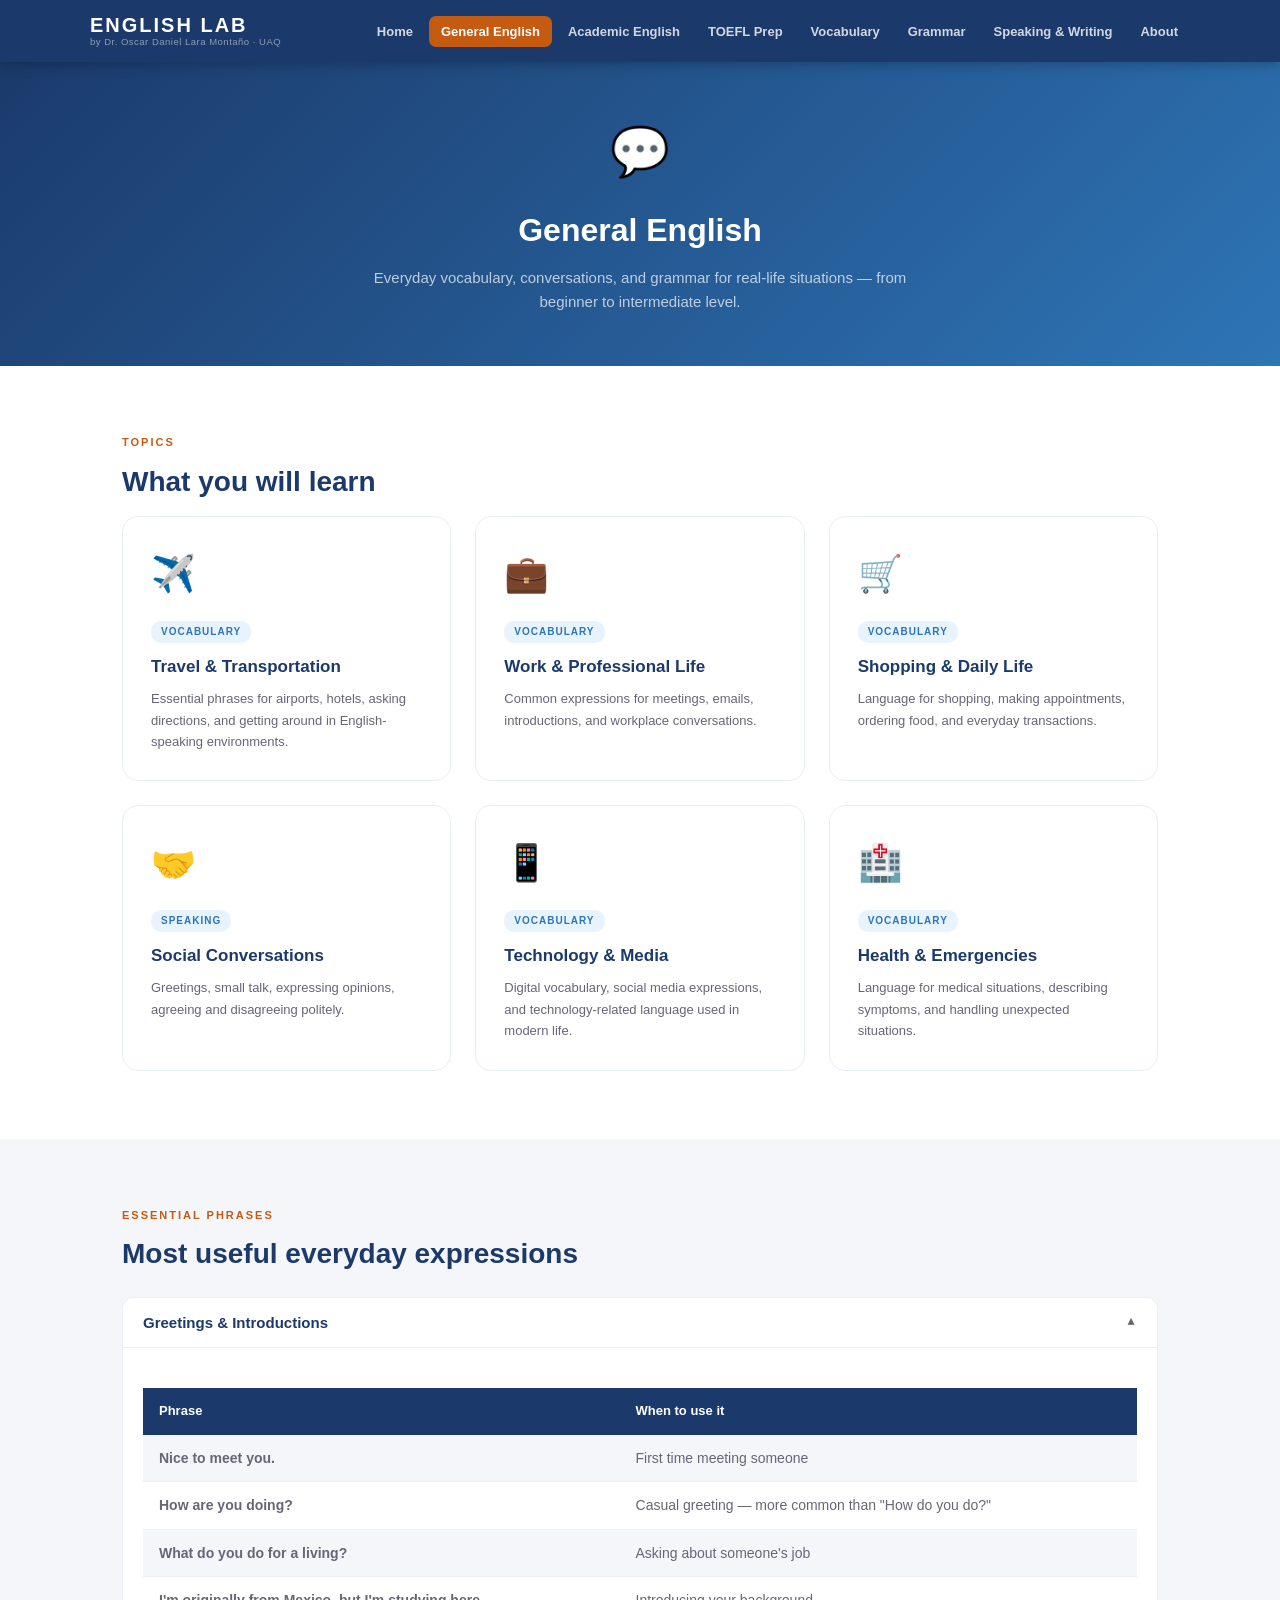
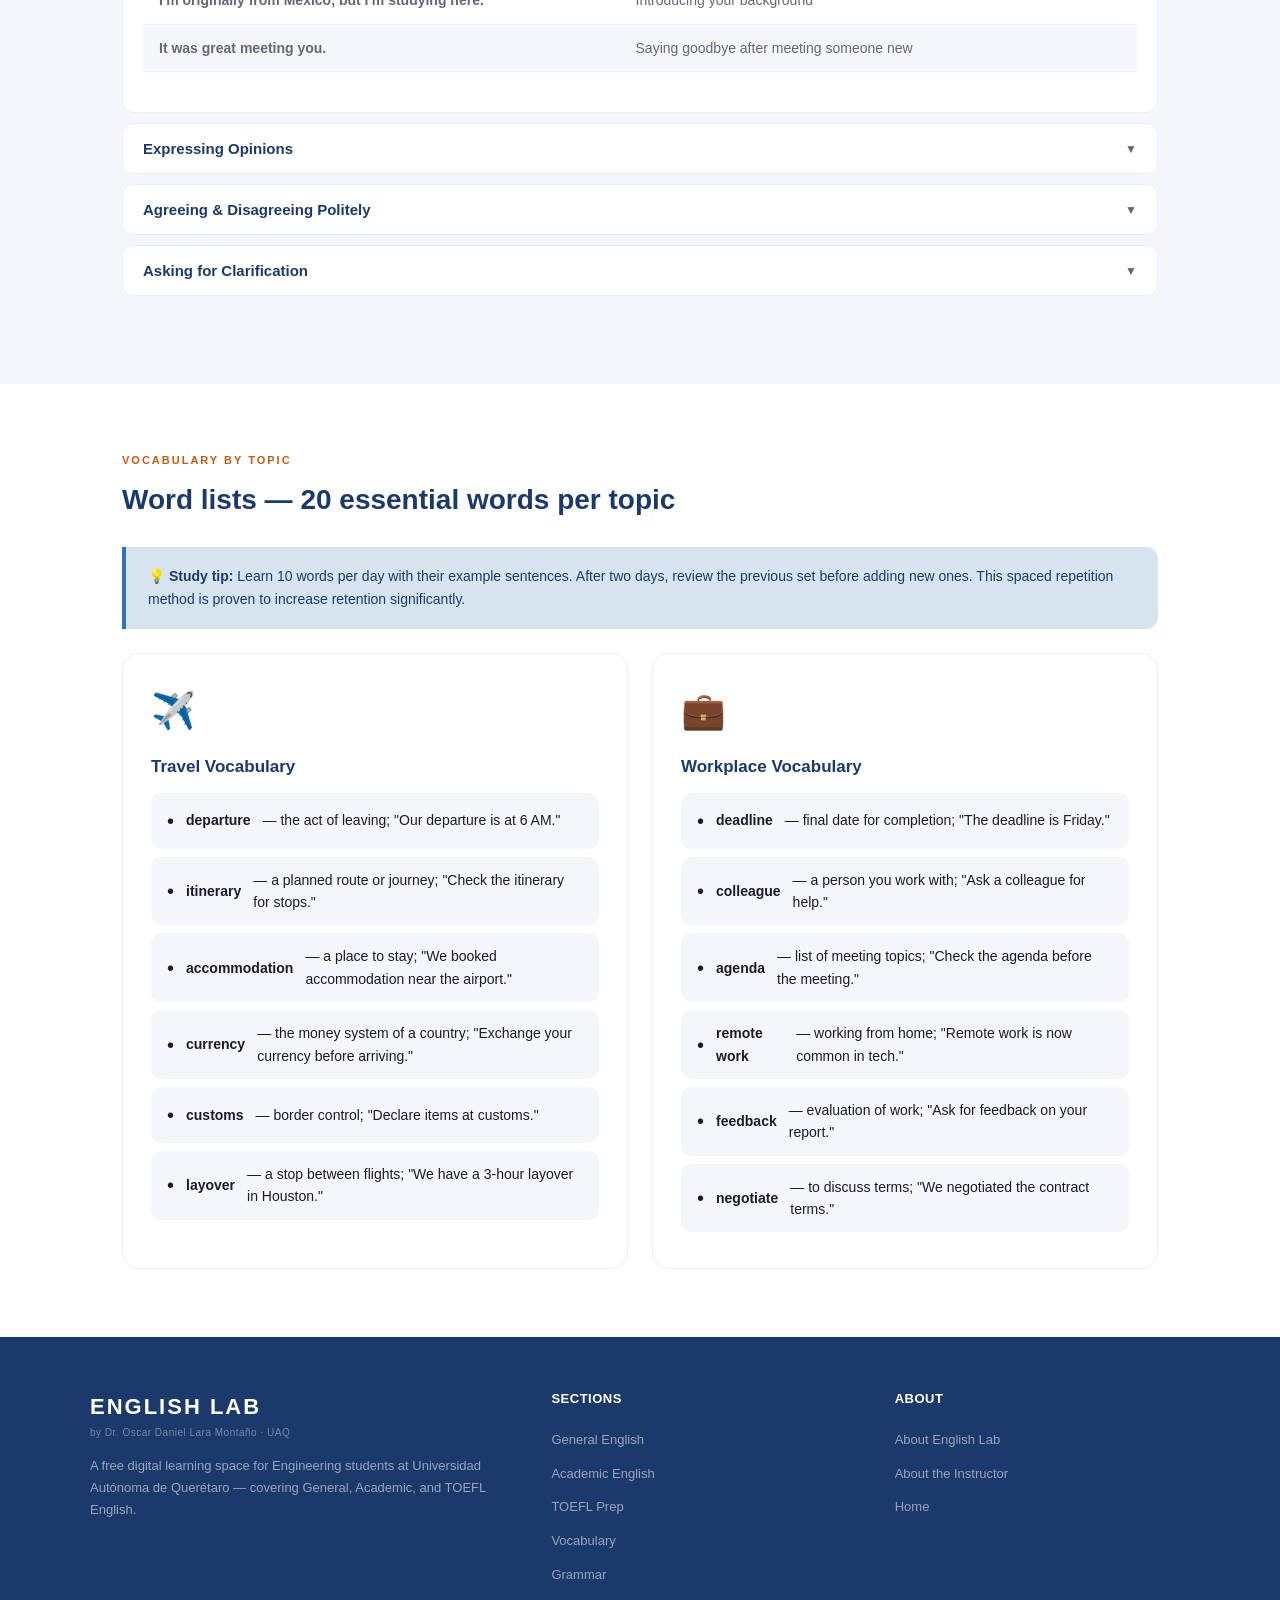
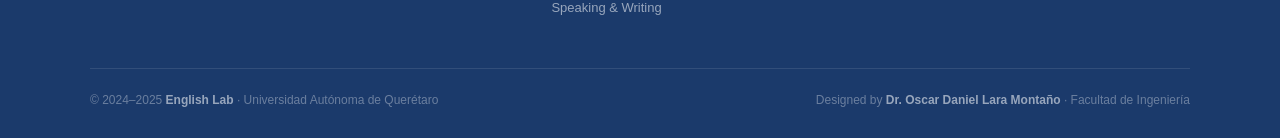
<file: pages/general.html>
<!DOCTYPE html>
<html lang="en">
<head>
<meta charset="UTF-8">
<meta name="viewport" content="width=device-width,initial-scale=1.0">
<title>General English | English Lab · UAQ</title>
<link rel="stylesheet" href="../css/style.css">
</head>
<body>
  <nav class="navbar">
    <div class="navbar-inner">
      <a href="../index.html" class="brand">
        <span class="brand-name">ENGLISH LAB</span>
        <span class="brand-sub">by Dr. Oscar Daniel Lara Montaño · UAQ</span>
      </a>
      <ul class="nav-links">
        <li><a href="../index.html">Home</a></li>
        <li><a href="../pages/general.html">General English</a></li>
        <li><a href="../pages/academic.html">Academic English</a></li>
        <li><a href="../pages/toefl.html">TOEFL Prep</a></li>
        <li><a href="../pages/vocabulary.html">Vocabulary</a></li>
        <li><a href="../pages/grammar.html">Grammar</a></li>
        <li><a href="../pages/speaking.html">Speaking & Writing</a></li>
        <li><a href="../pages/about.html">About</a></li>
      </ul>
      <button class="hamburger" aria-label="Menu">
        <span></span><span></span><span></span>
      </button>
    </div>
  </nav>
  <div class="page-hero">
    <div class="page-hero-icon">💬</div>
    <h1>General English</h1>
    <p>Everyday vocabulary, conversations, and grammar for real-life situations — from beginner to intermediate level.</p>
  </div>

  <section class="section">
    <div class="container">
      <div class="section-label">Topics</div>
      <div class="section-title">What you will learn</div>
      <div class="cards cards-3">
        <div class="card">
          <span class="card-icon">✈️</span>
          <span class="card-tag tag-general">Vocabulary</span>
          <h3>Travel & Transportation</h3>
          <p>Essential phrases for airports, hotels, asking directions, and getting around in English-speaking environments.</p>
        </div>
        <div class="card">
          <span class="card-icon">💼</span>
          <span class="card-tag tag-general">Vocabulary</span>
          <h3>Work & Professional Life</h3>
          <p>Common expressions for meetings, emails, introductions, and workplace conversations.</p>
        </div>
        <div class="card">
          <span class="card-icon">🛒</span>
          <span class="card-tag tag-general">Vocabulary</span>
          <h3>Shopping & Daily Life</h3>
          <p>Language for shopping, making appointments, ordering food, and everyday transactions.</p>
        </div>
        <div class="card">
          <span class="card-icon">🤝</span>
          <span class="card-tag tag-general">Speaking</span>
          <h3>Social Conversations</h3>
          <p>Greetings, small talk, expressing opinions, agreeing and disagreeing politely.</p>
        </div>
        <div class="card">
          <span class="card-icon">📱</span>
          <span class="card-tag tag-general">Vocabulary</span>
          <h3>Technology & Media</h3>
          <p>Digital vocabulary, social media expressions, and technology-related language used in modern life.</p>
        </div>
        <div class="card">
          <span class="card-icon">🏥</span>
          <span class="card-tag tag-general">Vocabulary</span>
          <h3>Health & Emergencies</h3>
          <p>Language for medical situations, describing symptoms, and handling unexpected situations.</p>
        </div>
      </div>
    </div>
  </section>

  <section class="section section-alt">
    <div class="container">
      <div class="section-label">Essential Phrases</div>
      <div class="section-title">Most useful everyday expressions</div>
      <div class="accordion">
        <div class="acc-item open">
          <button class="acc-head">Greetings & Introductions <span class="arrow">▼</span></button>
          <div class="acc-body">
            <table class="data-table">
              <tr><th>Phrase</th><th>When to use it</th></tr>
              <tr><td><strong>Nice to meet you.</strong></td><td>First time meeting someone</td></tr>
              <tr><td><strong>How are you doing?</strong></td><td>Casual greeting — more common than "How do you do?"</td></tr>
              <tr><td><strong>What do you do for a living?</strong></td><td>Asking about someone's job</td></tr>
              <tr><td><strong>I'm originally from Mexico, but I'm studying here.</strong></td><td>Introducing your background</td></tr>
              <tr><td><strong>It was great meeting you.</strong></td><td>Saying goodbye after meeting someone new</td></tr>
            </table>
          </div>
        </div>
        <div class="acc-item">
          <button class="acc-head">Expressing Opinions <span class="arrow">▼</span></button>
          <div class="acc-body">
            <table class="data-table">
              <tr><th>Phrase</th><th>Register</th></tr>
              <tr><td><strong>In my opinion, …</strong></td><td>Neutral — academic and conversational</td></tr>
              <tr><td><strong>I believe that …</strong></td><td>Slightly formal</td></tr>
              <tr><td><strong>From my perspective, …</strong></td><td>Formal — good for TOEFL Speaking</td></tr>
              <tr><td><strong>I think … but I could be wrong.</strong></td><td>Casual — shows humility</td></tr>
              <tr><td><strong>It seems to me that …</strong></td><td>Neutral — hedging language</td></tr>
            </table>
          </div>
        </div>
        <div class="acc-item">
          <button class="acc-head">Agreeing & Disagreeing Politely <span class="arrow">▼</span></button>
          <div class="acc-body">
            <table class="data-table">
              <tr><th>Agreeing</th><th>Disagreeing Politely</th></tr>
              <tr><td>I completely agree with you.</td><td>I see your point, but I think…</td></tr>
              <tr><td>That's a great point.</td><td>I'm not sure I agree — in my experience…</td></tr>
              <tr><td>Exactly! That's what I was thinking.</td><td>That's interesting, though I'd argue that…</td></tr>
              <tr><td>You're absolutely right.</td><td>I understand your perspective, but…</td></tr>
            </table>
          </div>
        </div>
        <div class="acc-item">
          <button class="acc-head">Asking for Clarification <span class="arrow">▼</span></button>
          <div class="acc-body">
            <table class="data-table">
              <tr><th>Phrase</th><th>Use</th></tr>
              <tr><td><strong>Could you repeat that, please?</strong></td><td>Polite, formal</td></tr>
              <tr><td><strong>Sorry, I didn't catch that.</strong></td><td>Casual</td></tr>
              <tr><td><strong>What do you mean by…?</strong></td><td>Asking for explanation</td></tr>
              <tr><td><strong>Could you clarify what you mean?</strong></td><td>More formal</td></tr>
              <tr><td><strong>In other words, you're saying that…?</strong></td><td>Checking understanding</td></tr>
            </table>
          </div>
        </div>
      </div>
    </div>
  </section>

  <section class="section">
    <div class="container">
      <div class="section-label">Vocabulary by Topic</div>
      <div class="section-title">Word lists — 20 essential words per topic</div>
      <div class="info-box">💡 <strong>Study tip:</strong> Learn 10 words per day with their example sentences. After two days, review the previous set before adding new ones. This spaced repetition method is proven to increase retention significantly.</div>
      <div class="cards cards-2">
        <div class="card">
          <span class="card-icon">✈️</span>
          <h3>Travel Vocabulary</h3>
          <ul class="topic-list" style="margin-top:12px;">
            <li><span class="ti">•</span><strong>departure</strong> — the act of leaving; "Our departure is at 6 AM."</li>
            <li><span class="ti">•</span><strong>itinerary</strong> — a planned route or journey; "Check the itinerary for stops."</li>
            <li><span class="ti">•</span><strong>accommodation</strong> — a place to stay; "We booked accommodation near the airport."</li>
            <li><span class="ti">•</span><strong>currency</strong> — the money system of a country; "Exchange your currency before arriving."</li>
            <li><span class="ti">•</span><strong>customs</strong> — border control; "Declare items at customs."</li>
            <li><span class="ti">•</span><strong>layover</strong> — a stop between flights; "We have a 3-hour layover in Houston."</li>
          </ul>
        </div>
        <div class="card">
          <span class="card-icon">💼</span>
          <h3>Workplace Vocabulary</h3>
          <ul class="topic-list" style="margin-top:12px;">
            <li><span class="ti">•</span><strong>deadline</strong> — final date for completion; "The deadline is Friday."</li>
            <li><span class="ti">•</span><strong>colleague</strong> — a person you work with; "Ask a colleague for help."</li>
            <li><span class="ti">•</span><strong>agenda</strong> — list of meeting topics; "Check the agenda before the meeting."</li>
            <li><span class="ti">•</span><strong>remote work</strong> — working from home; "Remote work is now common in tech."</li>
            <li><span class="ti">•</span><strong>feedback</strong> — evaluation of work; "Ask for feedback on your report."</li>
            <li><span class="ti">•</span><strong>negotiate</strong> — to discuss terms; "We negotiated the contract terms."</li>
          </ul>
        </div>
      </div>
    </div>
  </section>

  <footer>
    <div class="footer-inner">
      <div class="footer-brand">
        <div class="brand-name">ENGLISH LAB</div>
        <div class="brand-sub">by Dr. Oscar Daniel Lara Montaño · UAQ</div>
        <p>A free digital learning space for Engineering students at Universidad Autónoma de Querétaro — covering General, Academic, and TOEFL English.</p>
      </div>
      <div class="footer-col">
        <h4>SECTIONS</h4>
        <ul>
          <li><a href="../pages/general.html">General English</a></li>
          <li><a href="../pages/academic.html">Academic English</a></li>
          <li><a href="../pages/toefl.html">TOEFL Prep</a></li>
          <li><a href="../pages/vocabulary.html">Vocabulary</a></li>
          <li><a href="../pages/grammar.html">Grammar</a></li>
          <li><a href="../pages/speaking.html">Speaking & Writing</a></li>
        </ul>
      </div>
      <div class="footer-col">
        <h4>ABOUT</h4>
        <ul>
          <li><a href="../pages/about.html">About English Lab</a></li>
          <li><a href="../pages/about.html">About the Instructor</a></li>
          <li><a href="../index.html">Home</a></li>
        </ul>
      </div>
    </div>
    <div class="footer-bottom">
      <span>© 2024–2025 <strong>English Lab</strong> · Universidad Autónoma de Querétaro</span>
      <span>Designed by <strong>Dr. Oscar Daniel Lara Montaño</strong> · Facultad de Ingeniería</span>
    </div>
  </footer><script src="../js/main.js"></script>
</body></html>
</file>
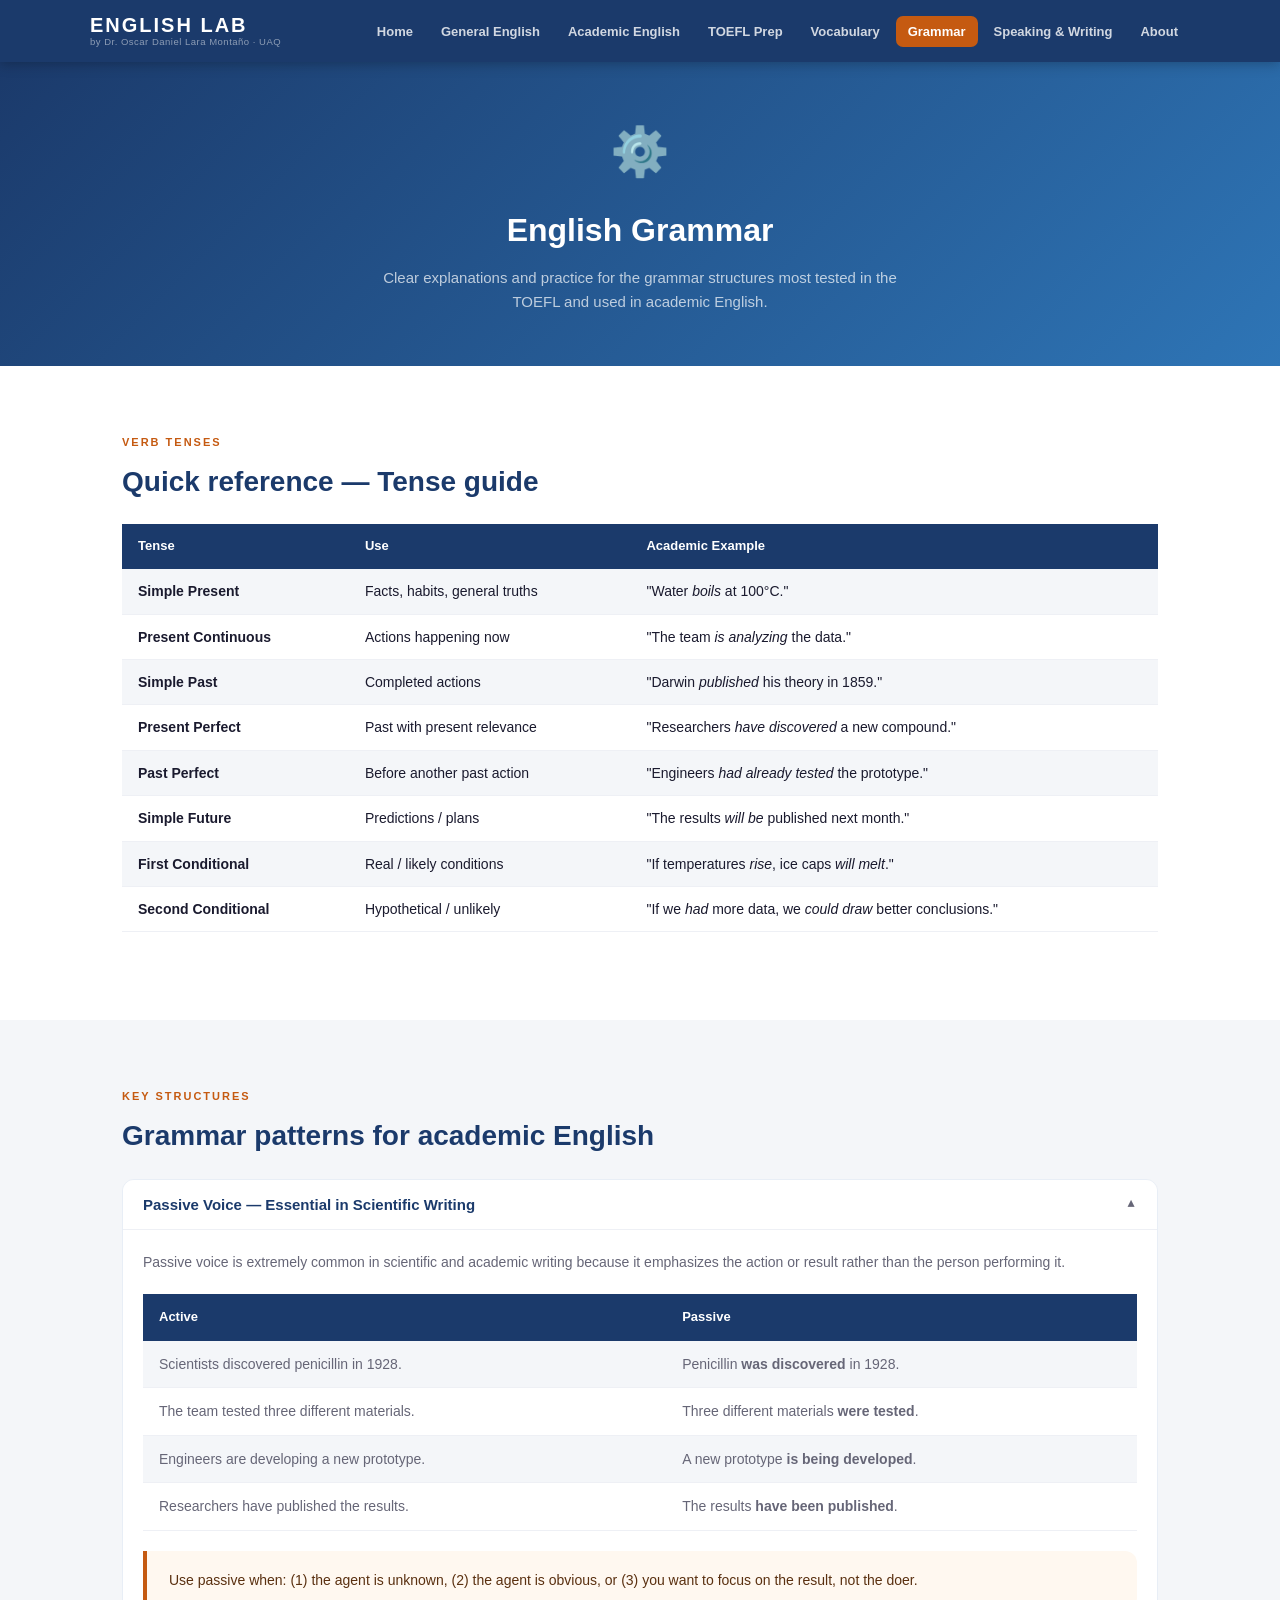
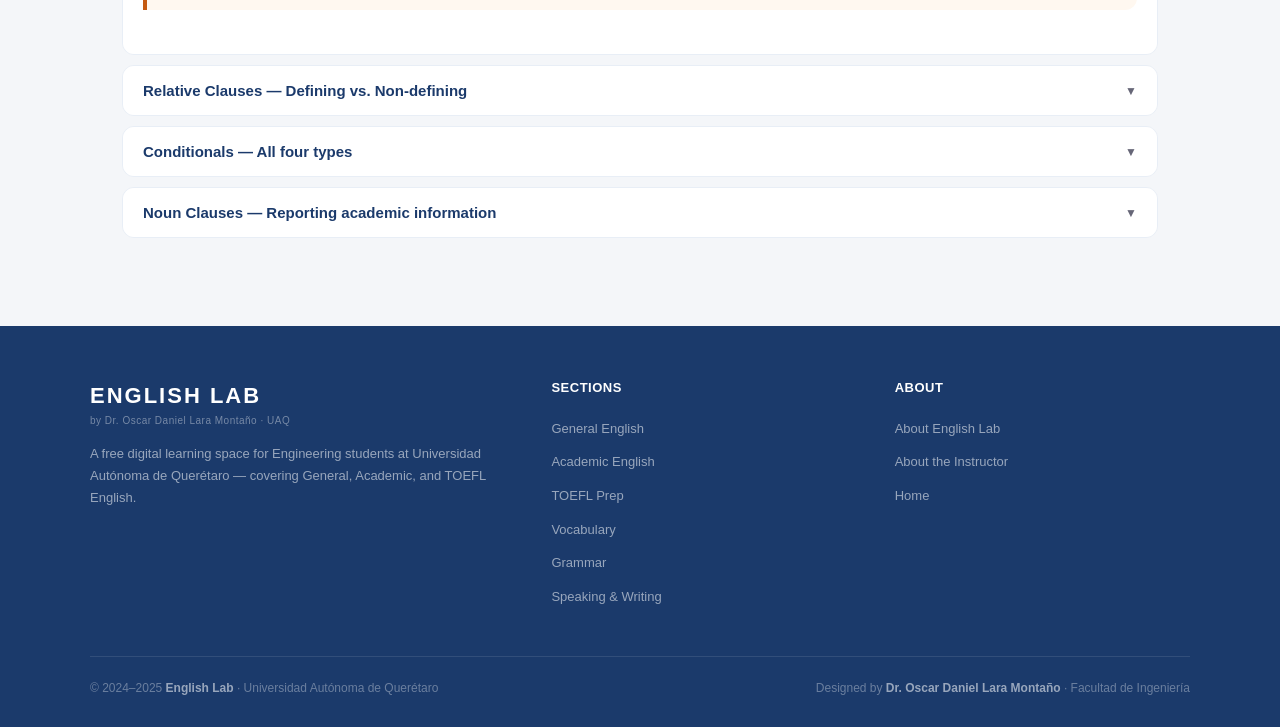
<file: pages/grammar.html>
<!DOCTYPE html>
<html lang="en">
<head>
<meta charset="UTF-8">
<meta name="viewport" content="width=device-width,initial-scale=1.0">
<title>Grammar | English Lab · UAQ</title>
<link rel="stylesheet" href="../css/style.css">
</head>
<body>
  <nav class="navbar">
    <div class="navbar-inner">
      <a href="../index.html" class="brand">
        <span class="brand-name">ENGLISH LAB</span>
        <span class="brand-sub">by Dr. Oscar Daniel Lara Montaño · UAQ</span>
      </a>
      <ul class="nav-links">
        <li><a href="../index.html">Home</a></li>
        <li><a href="../pages/general.html">General English</a></li>
        <li><a href="../pages/academic.html">Academic English</a></li>
        <li><a href="../pages/toefl.html">TOEFL Prep</a></li>
        <li><a href="../pages/vocabulary.html">Vocabulary</a></li>
        <li><a href="../pages/grammar.html">Grammar</a></li>
        <li><a href="../pages/speaking.html">Speaking & Writing</a></li>
        <li><a href="../pages/about.html">About</a></li>
      </ul>
      <button class="hamburger" aria-label="Menu">
        <span></span><span></span><span></span>
      </button>
    </div>
  </nav>
  <div class="page-hero">
    <div class="page-hero-icon">⚙️</div>
    <h1>English Grammar</h1>
    <p>Clear explanations and practice for the grammar structures most tested in the TOEFL and used in academic English.</p>
  </div>

  <section class="section">
    <div class="container">
      <div class="section-label">Verb Tenses</div>
      <div class="section-title">Quick reference — Tense guide</div>
      <table class="data-table">
        <tr><th>Tense</th><th>Use</th><th>Academic Example</th></tr>
        <tr><td><strong>Simple Present</strong></td><td>Facts, habits, general truths</td><td>"Water <em>boils</em> at 100°C."</td></tr>
        <tr><td><strong>Present Continuous</strong></td><td>Actions happening now</td><td>"The team <em>is analyzing</em> the data."</td></tr>
        <tr><td><strong>Simple Past</strong></td><td>Completed actions</td><td>"Darwin <em>published</em> his theory in 1859."</td></tr>
        <tr><td><strong>Present Perfect</strong></td><td>Past with present relevance</td><td>"Researchers <em>have discovered</em> a new compound."</td></tr>
        <tr><td><strong>Past Perfect</strong></td><td>Before another past action</td><td>"Engineers <em>had already tested</em> the prototype."</td></tr>
        <tr><td><strong>Simple Future</strong></td><td>Predictions / plans</td><td>"The results <em>will be</em> published next month."</td></tr>
        <tr><td><strong>First Conditional</strong></td><td>Real / likely conditions</td><td>"If temperatures <em>rise</em>, ice caps <em>will melt</em>."</td></tr>
        <tr><td><strong>Second Conditional</strong></td><td>Hypothetical / unlikely</td><td>"If we <em>had</em> more data, we <em>could draw</em> better conclusions."</td></tr>
      </table>
    </div>
  </section>

  <section class="section section-alt">
    <div class="container">
      <div class="section-label">Key Structures</div>
      <div class="section-title">Grammar patterns for academic English</div>
      <div class="accordion">
        <div class="acc-item open">
          <button class="acc-head">Passive Voice — Essential in Scientific Writing <span class="arrow">▼</span></button>
          <div class="acc-body">
            <p style="margin-bottom:14px;">Passive voice is extremely common in scientific and academic writing because it emphasizes the action or result rather than the person performing it.</p>
            <table class="data-table">
              <tr><th>Active</th><th>Passive</th></tr>
              <tr><td>Scientists discovered penicillin in 1928.</td><td>Penicillin <strong>was discovered</strong> in 1928.</td></tr>
              <tr><td>The team tested three different materials.</td><td>Three different materials <strong>were tested</strong>.</td></tr>
              <tr><td>Engineers are developing a new prototype.</td><td>A new prototype <strong>is being developed</strong>.</td></tr>
              <tr><td>Researchers have published the results.</td><td>The results <strong>have been published</strong>.</td></tr>
            </table>
            <div class="tip-box" style="margin-top:12px;">Use passive when: (1) the agent is unknown, (2) the agent is obvious, or (3) you want to focus on the result, not the doer.</div>
          </div>
        </div>
        <div class="acc-item">
          <button class="acc-head">Relative Clauses — Defining vs. Non-defining <span class="arrow">▼</span></button>
          <div class="acc-body">
            <table class="data-table">
              <tr><th>Type</th><th>Example</th><th>Note</th></tr>
              <tr><td><strong>Defining</strong></td><td>"The experiment <strong>that produced</strong> the best results was repeated."</td><td>No commas — essential info</td></tr>
              <tr><td><strong>Non-defining</strong></td><td>"Dr. Fleming<strong>, who won the Nobel Prize,</strong> discovered penicillin."</td><td>Commas — extra info</td></tr>
              <tr><td><strong>Object relative</strong></td><td>"The data <strong>that we collected</strong> support the hypothesis."</td><td>"that" or "which"</td></tr>
            </table>
          </div>
        </div>
        <div class="acc-item">
          <button class="acc-head">Conditionals — All four types <span class="arrow">▼</span></button>
          <div class="acc-body">
            <table class="data-table">
              <tr><th>Type</th><th>Structure</th><th>Example</th></tr>
              <tr><td><strong>Zero</strong></td><td>If + present, present</td><td>"If you heat water to 100°C, <em>it boils</em>." (general truth)</td></tr>
              <tr><td><strong>First</strong></td><td>If + present, will + base</td><td>"If the temperature increases, <em>the reaction will accelerate</em>."</td></tr>
              <tr><td><strong>Second</strong></td><td>If + past, would + base</td><td>"If we had better equipment, <em>we would obtain</em> more accurate results."</td></tr>
              <tr><td><strong>Third</strong></td><td>If + past perfect, would have + past participle</td><td>"If they had tested earlier, <em>the failure would have been prevented</em>."</td></tr>
            </table>
          </div>
        </div>
        <div class="acc-item">
          <button class="acc-head">Noun Clauses — Reporting academic information <span class="arrow">▼</span></button>
          <div class="acc-body">
            <p style="margin-bottom:14px;">Noun clauses are used to report findings, state hypotheses, and present arguments in academic writing.</p>
            <ul class="topic-list">
              <li><span class="ti">•</span>"The study shows <strong>that air pollution has increased significantly</strong>."</li>
              <li><span class="ti">•</span>"It is clear <strong>that further research is required</strong>."</li>
              <li><span class="ti">•</span>"The question is <strong>whether the method is reproducible</strong>."</li>
              <li><span class="ti">•</span>"What the researchers found <strong>was surprising</strong>."</li>
              <li><span class="ti">•</span>"Scientists argue <strong>that the data support the hypothesis</strong>."</li>
            </ul>
          </div>
        </div>
      </div>
    </div>
  </section>

  <footer>
    <div class="footer-inner">
      <div class="footer-brand">
        <div class="brand-name">ENGLISH LAB</div>
        <div class="brand-sub">by Dr. Oscar Daniel Lara Montaño · UAQ</div>
        <p>A free digital learning space for Engineering students at Universidad Autónoma de Querétaro — covering General, Academic, and TOEFL English.</p>
      </div>
      <div class="footer-col">
        <h4>SECTIONS</h4>
        <ul>
          <li><a href="../pages/general.html">General English</a></li>
          <li><a href="../pages/academic.html">Academic English</a></li>
          <li><a href="../pages/toefl.html">TOEFL Prep</a></li>
          <li><a href="../pages/vocabulary.html">Vocabulary</a></li>
          <li><a href="../pages/grammar.html">Grammar</a></li>
          <li><a href="../pages/speaking.html">Speaking & Writing</a></li>
        </ul>
      </div>
      <div class="footer-col">
        <h4>ABOUT</h4>
        <ul>
          <li><a href="../pages/about.html">About English Lab</a></li>
          <li><a href="../pages/about.html">About the Instructor</a></li>
          <li><a href="../index.html">Home</a></li>
        </ul>
      </div>
    </div>
    <div class="footer-bottom">
      <span>© 2024–2025 <strong>English Lab</strong> · Universidad Autónoma de Querétaro</span>
      <span>Designed by <strong>Dr. Oscar Daniel Lara Montaño</strong> · Facultad de Ingeniería</span>
    </div>
  </footer><script src="../js/main.js"></script>
</body></html>
</file>
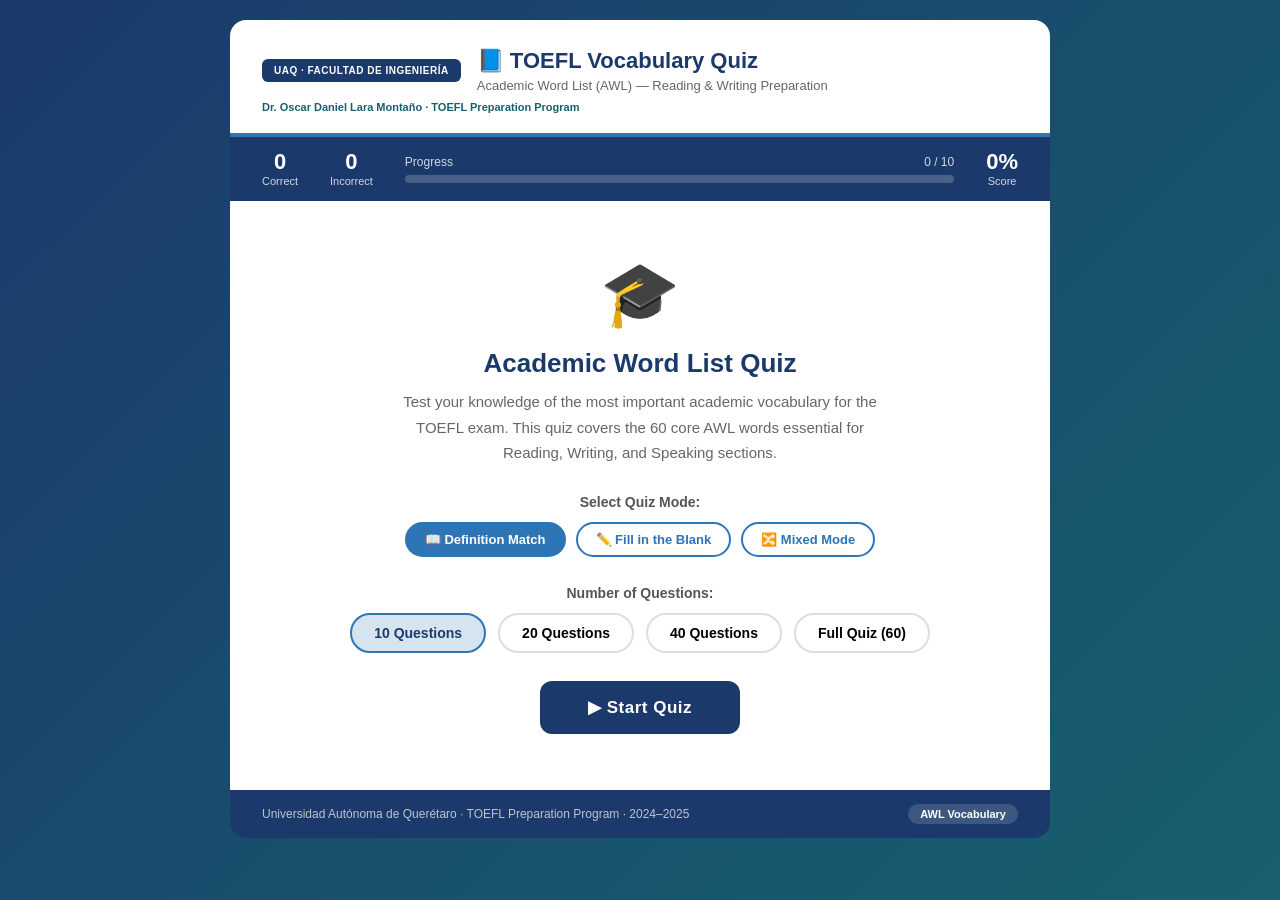
<file: pages/quiz-awl.html>
<!DOCTYPE html>
<html lang="en">
<head>
<meta charset="UTF-8">
<meta name="viewport" content="width=device-width, initial-scale=1.0">
<title>TOEFL Vocabulary Quiz — Academic Word List | UAQ Ingeniería</title>
<style>
  :root {
    --blue-dark: #1B3A6B;
    --blue-med: #2E75B6;
    --blue-light: #D6E4F0;
    --orange: #C55A11;
    --teal: #17606E;
    --green: #1a7a4a;
    --red: #c0392b;
    --gray: #f4f6f9;
    --white: #ffffff;
  }

  * { box-sizing: border-box; margin: 0; padding: 0; }

  body {
    font-family: 'Segoe UI', Arial, sans-serif;
    background: linear-gradient(135deg, #1B3A6B 0%, #17606E 100%);
    min-height: 100vh;
    padding: 20px;
  }

  .container {
    max-width: 820px;
    margin: 0 auto;
  }

  /* HEADER */
  .header {
    background: var(--white);
    border-radius: 16px 16px 0 0;
    padding: 28px 32px 20px;
    border-bottom: 4px solid var(--blue-med);
  }

  .header-top {
    display: flex;
    align-items: center;
    gap: 16px;
    margin-bottom: 8px;
  }

  .uaq-badge {
    background: var(--blue-dark);
    color: white;
    font-size: 10px;
    font-weight: 700;
    padding: 6px 12px;
    border-radius: 6px;
    letter-spacing: 0.5px;
    white-space: nowrap;
  }

  .header h1 {
    color: var(--blue-dark);
    font-size: 22px;
    font-weight: 700;
  }

  .header p {
    color: #666;
    font-size: 13px;
    margin-top: 4px;
  }

  .author {
    font-size: 11px;
    color: var(--teal);
    font-weight: 600;
    margin-top: 6px;
  }

  /* STATS BAR */
  .stats-bar {
    background: var(--blue-dark);
    padding: 14px 32px;
    display: flex;
    gap: 32px;
    align-items: center;
  }

  .stat {
    text-align: center;
    color: white;
  }

  .stat-num {
    font-size: 22px;
    font-weight: 700;
    line-height: 1;
  }

  .stat-label {
    font-size: 11px;
    opacity: 0.8;
    margin-top: 2px;
  }

  .progress-wrap {
    flex: 1;
  }

  .progress-label {
    display: flex;
    justify-content: space-between;
    color: rgba(255,255,255,0.8);
    font-size: 12px;
    margin-bottom: 6px;
  }

  .progress-bar {
    height: 8px;
    background: rgba(255,255,255,0.2);
    border-radius: 4px;
    overflow: hidden;
  }

  .progress-fill {
    height: 100%;
    background: linear-gradient(90deg, #2E75B6, #17606E);
    border-radius: 4px;
    transition: width 0.4s ease;
    width: 0%;
  }

  /* MAIN CARD */
  .card {
    background: var(--white);
    padding: 36px 32px;
  }

  /* MODE SELECTOR */
  .mode-selector {
    display: flex;
    gap: 10px;
    margin-bottom: 28px;
    flex-wrap: wrap;
  }

  .mode-btn {
    padding: 8px 18px;
    border: 2px solid var(--blue-med);
    background: var(--white);
    color: var(--blue-med);
    border-radius: 20px;
    font-size: 13px;
    font-weight: 600;
    cursor: pointer;
    transition: all 0.2s;
  }

  .mode-btn.active {
    background: var(--blue-med);
    color: white;
  }

  .mode-btn:hover:not(.active) {
    background: var(--blue-light);
  }

  /* QUESTION AREA */
  .question-number {
    font-size: 12px;
    font-weight: 700;
    color: var(--orange);
    letter-spacing: 1px;
    text-transform: uppercase;
    margin-bottom: 8px;
  }

  .question-text {
    font-size: 20px;
    color: var(--blue-dark);
    font-weight: 600;
    line-height: 1.5;
    margin-bottom: 8px;
  }

  .question-hint {
    font-size: 13px;
    color: #888;
    font-style: italic;
    margin-bottom: 28px;
    padding: 10px 14px;
    background: var(--gray);
    border-radius: 8px;
    border-left: 3px solid var(--blue-light);
  }

  /* OPTIONS */
  .options {
    display: grid;
    gap: 12px;
    margin-bottom: 24px;
  }

  .option {
    padding: 16px 20px;
    border: 2px solid #e0e6ef;
    border-radius: 12px;
    cursor: pointer;
    transition: all 0.2s;
    font-size: 15px;
    color: #333;
    display: flex;
    align-items: center;
    gap: 14px;
    background: var(--white);
  }

  .option:hover:not(.disabled) {
    border-color: var(--blue-med);
    background: var(--blue-light);
    transform: translateX(4px);
  }

  .option-letter {
    width: 32px;
    height: 32px;
    border-radius: 50%;
    background: #eef2f8;
    display: flex;
    align-items: center;
    justify-content: center;
    font-weight: 700;
    font-size: 13px;
    color: var(--blue-dark);
    flex-shrink: 0;
    transition: all 0.2s;
  }

  .option.correct {
    border-color: var(--green);
    background: #eafaf2;
  }

  .option.correct .option-letter {
    background: var(--green);
    color: white;
  }

  .option.wrong {
    border-color: var(--red);
    background: #fdecea;
  }

  .option.wrong .option-letter {
    background: var(--red);
    color: white;
  }

  .option.disabled { cursor: not-allowed; }

  /* FILL IN BLANK */
  .fill-input-wrap {
    display: flex;
    gap: 12px;
    margin-bottom: 16px;
    align-items: center;
  }

  .fill-input {
    flex: 1;
    padding: 14px 18px;
    border: 2px solid #e0e6ef;
    border-radius: 10px;
    font-size: 16px;
    color: var(--blue-dark);
    outline: none;
    transition: border-color 0.2s;
  }

  .fill-input:focus { border-color: var(--blue-med); }
  .fill-input.correct { border-color: var(--green); background: #eafaf2; }
  .fill-input.wrong { border-color: var(--red); background: #fdecea; }

  .check-btn {
    padding: 14px 24px;
    background: var(--blue-med);
    color: white;
    border: none;
    border-radius: 10px;
    font-size: 15px;
    font-weight: 600;
    cursor: pointer;
    transition: background 0.2s;
    white-space: nowrap;
  }

  .check-btn:hover { background: var(--blue-dark); }
  .check-btn:disabled { background: #aaa; cursor: not-allowed; }

  /* FEEDBACK */
  .feedback {
    padding: 14px 18px;
    border-radius: 10px;
    font-size: 14px;
    margin-bottom: 20px;
    display: none;
    line-height: 1.5;
  }

  .feedback.show { display: block; }

  .feedback.correct-fb {
    background: #eafaf2;
    border-left: 4px solid var(--green);
    color: #145a32;
  }

  .feedback.wrong-fb {
    background: #fdecea;
    border-left: 4px solid var(--red);
    color: #78281f;
  }

  .feedback strong { font-weight: 700; }

  /* BUTTONS */
  .btn-row {
    display: flex;
    gap: 12px;
    justify-content: flex-end;
    margin-top: 8px;
  }

  .next-btn {
    padding: 13px 28px;
    background: var(--orange);
    color: white;
    border: none;
    border-radius: 10px;
    font-size: 15px;
    font-weight: 600;
    cursor: pointer;
    transition: background 0.2s;
    display: none;
  }

  .next-btn.show { display: block; }
  .next-btn:hover { background: #a04a0e; }

  .skip-btn {
    padding: 13px 20px;
    background: transparent;
    color: #999;
    border: 2px solid #ddd;
    border-radius: 10px;
    font-size: 14px;
    cursor: pointer;
    transition: all 0.2s;
  }

  .skip-btn:hover { border-color: #aaa; color: #666; }

  /* RESULTS SCREEN */
  .results-screen {
    display: none;
    text-align: center;
    padding: 20px 0;
  }

  .results-screen.show { display: block; }

  .score-circle {
    width: 140px;
    height: 140px;
    border-radius: 50%;
    margin: 0 auto 24px;
    display: flex;
    flex-direction: column;
    align-items: center;
    justify-content: center;
    font-weight: 700;
  }

  .score-circle.excellent { background: linear-gradient(135deg, #1a7a4a, #27ae60); color: white; }
  .score-circle.good { background: linear-gradient(135deg, #2E75B6, #17606E); color: white; }
  .score-circle.fair { background: linear-gradient(135deg, #e67e22, #C55A11); color: white; }
  .score-circle.needs-work { background: linear-gradient(135deg, #c0392b, #922b21); color: white; }

  .score-pct { font-size: 42px; line-height: 1; }
  .score-label-sm { font-size: 13px; opacity: 0.9; }

  .results-title {
    font-size: 24px;
    color: var(--blue-dark);
    font-weight: 700;
    margin-bottom: 8px;
  }

  .results-sub {
    color: #666;
    font-size: 15px;
    margin-bottom: 28px;
  }

  .results-grid {
    display: grid;
    grid-template-columns: repeat(3, 1fr);
    gap: 16px;
    margin-bottom: 28px;
  }

  .result-stat {
    background: var(--gray);
    border-radius: 12px;
    padding: 20px 16px;
  }

  .result-stat-num {
    font-size: 28px;
    font-weight: 700;
    color: var(--blue-dark);
  }

  .result-stat-label {
    font-size: 12px;
    color: #888;
    margin-top: 4px;
  }

  .restart-btn {
    padding: 14px 36px;
    background: var(--blue-dark);
    color: white;
    border: none;
    border-radius: 10px;
    font-size: 16px;
    font-weight: 600;
    cursor: pointer;
    margin: 0 8px;
    transition: background 0.2s;
  }

  .restart-btn:hover { background: var(--blue-med); }

  .review-list {
    text-align: left;
    margin-top: 28px;
    border-top: 1px solid #eee;
    padding-top: 20px;
  }

  .review-title {
    font-size: 16px;
    font-weight: 700;
    color: var(--blue-dark);
    margin-bottom: 14px;
  }

  .review-item {
    padding: 12px 16px;
    border-radius: 10px;
    margin-bottom: 8px;
    font-size: 14px;
  }

  .review-item.r-correct { background: #eafaf2; border-left: 3px solid var(--green); }
  .review-item.r-wrong { background: #fdecea; border-left: 3px solid var(--red); }

  .review-word { font-weight: 700; color: var(--blue-dark); }
  .review-answer { color: #555; margin-top: 2px; }

  /* INTRO SCREEN */
  .intro-screen {
    text-align: center;
    padding: 20px 0;
  }

  .intro-screen.hidden { display: none; }

  .quiz-icon {
    font-size: 64px;
    margin-bottom: 16px;
  }

  .intro-title {
    font-size: 26px;
    color: var(--blue-dark);
    font-weight: 700;
    margin-bottom: 10px;
  }

  .intro-desc {
    color: #666;
    font-size: 15px;
    line-height: 1.7;
    margin-bottom: 28px;
    max-width: 500px;
    margin-left: auto;
    margin-right: auto;
  }

  .intro-options {
    display: flex;
    gap: 12px;
    justify-content: center;
    flex-wrap: wrap;
    margin-bottom: 28px;
  }

  .difficulty-btn {
    padding: 10px 22px;
    border: 2px solid #ddd;
    background: white;
    border-radius: 20px;
    font-size: 14px;
    cursor: pointer;
    transition: all 0.2s;
    font-weight: 600;
  }

  .difficulty-btn.selected { border-color: var(--blue-med); background: var(--blue-light); color: var(--blue-dark); }
  .difficulty-btn:hover:not(.selected) { border-color: var(--blue-med); }

  .start-btn {
    padding: 16px 48px;
    background: var(--blue-dark);
    color: white;
    border: none;
    border-radius: 12px;
    font-size: 17px;
    font-weight: 700;
    cursor: pointer;
    transition: background 0.2s;
    letter-spacing: 0.5px;
  }

  .start-btn:hover { background: var(--blue-med); }

  /* FOOTER */
  .footer {
    background: var(--blue-dark);
    border-radius: 0 0 16px 16px;
    padding: 14px 32px;
    display: flex;
    justify-content: space-between;
    align-items: center;
  }

  .footer-text {
    color: rgba(255,255,255,0.7);
    font-size: 12px;
  }

  .section-tag {
    background: rgba(255,255,255,0.15);
    color: white;
    font-size: 11px;
    font-weight: 600;
    padding: 4px 12px;
    border-radius: 12px;
  }

  /* TIMER */
  .timer-bar {
    height: 4px;
    background: #eee;
    border-radius: 2px;
    margin-bottom: 20px;
    overflow: hidden;
  }

  .timer-fill {
    height: 100%;
    background: var(--orange);
    border-radius: 2px;
    transition: width 1s linear;
  }

  .question-area { display: none; }
  .question-area.show { display: block; }

  @media (max-width: 600px) {
    .stats-bar { flex-wrap: wrap; gap: 16px; }
    .results-grid { grid-template-columns: repeat(3, 1fr); }
    .header h1 { font-size: 18px; }
    .question-text { font-size: 17px; }
    .card { padding: 24px 20px; }
    .header { padding: 20px; }
    .stats-bar { padding: 12px 20px; }
  }
</style>
</head>
<body>
<div class="container">

  <!-- HEADER -->
  <div class="header">
    <div class="header-top">
      <div class="uaq-badge">UAQ · FACULTAD DE INGENIERÍA</div>
      <div>
        <h1>📘 TOEFL Vocabulary Quiz</h1>
        <p>Academic Word List (AWL) — Reading & Writing Preparation</p>
      </div>
    </div>
    <div class="author">Dr. Oscar Daniel Lara Montaño · TOEFL Preparation Program</div>
  </div>

  <!-- STATS BAR -->
  <div class="stats-bar">
    <div class="stat">
      <div class="stat-num" id="statCorrect">0</div>
      <div class="stat-label">Correct</div>
    </div>
    <div class="stat">
      <div class="stat-num" id="statWrong">0</div>
      <div class="stat-label">Incorrect</div>
    </div>
    <div class="progress-wrap">
      <div class="progress-label">
        <span>Progress</span>
        <span id="progressText">0 / 0</span>
      </div>
      <div class="progress-bar">
        <div class="progress-fill" id="progressFill"></div>
      </div>
    </div>
    <div class="stat">
      <div class="stat-num" id="statScore">0%</div>
      <div class="stat-label">Score</div>
    </div>
  </div>

  <!-- MAIN CARD -->
  <div class="card">

    <!-- INTRO SCREEN -->
    <div class="intro-screen" id="introScreen">
      <div class="quiz-icon">🎓</div>
      <div class="intro-title">Academic Word List Quiz</div>
      <div class="intro-desc">
        Test your knowledge of the most important academic vocabulary for the TOEFL exam.
        This quiz covers the 60 core AWL words essential for Reading, Writing, and Speaking sections.
      </div>

      <div style="margin-bottom:20px;">
        <div style="font-size:14px;font-weight:600;color:#555;margin-bottom:12px;">Select Quiz Mode:</div>
        <div class="mode-selector" style="justify-content:center;">
          <button class="mode-btn active" onclick="selectMode(this,'definition')" data-mode="definition">📖 Definition Match</button>
          <button class="mode-btn" onclick="selectMode(this,'fill')" data-mode="fill">✏️ Fill in the Blank</button>
          <button class="mode-btn" onclick="selectMode(this,'mixed')" data-mode="mixed">🔀 Mixed Mode</button>
        </div>
      </div>

      <div style="margin-bottom:28px;">
        <div style="font-size:14px;font-weight:600;color:#555;margin-bottom:12px;">Number of Questions:</div>
        <div class="intro-options">
          <button class="difficulty-btn selected" onclick="selectCount(this,10)">10 Questions</button>
          <button class="difficulty-btn" onclick="selectCount(this,20)">20 Questions</button>
          <button class="difficulty-btn" onclick="selectCount(this,40)">40 Questions</button>
          <button class="difficulty-btn" onclick="selectCount(this,60)">Full Quiz (60)</button>
        </div>
      </div>

      <button class="start-btn" onclick="startQuiz()">▶ Start Quiz</button>
    </div>

    <!-- QUESTION AREA -->
    <div class="question-area" id="questionArea">
      <div class="timer-bar"><div class="timer-fill" id="timerFill" style="width:100%"></div></div>
      <div class="question-number" id="questionNumber">QUESTION 1 OF 10</div>
      <div class="question-text" id="questionText"></div>
      <div class="question-hint" id="questionHint"></div>

      <!-- Multiple choice options -->
      <div class="options" id="optionsContainer"></div>

      <!-- Fill in blank -->
      <div id="fillContainer" style="display:none">
        <div class="fill-input-wrap">
          <input type="text" class="fill-input" id="fillInput" placeholder="Type the word here..." autocomplete="off" autocapitalize="none">
          <button class="check-btn" id="checkBtn" onclick="checkFill()">Check ✓</button>
        </div>
      </div>

      <div class="feedback" id="feedback"></div>

      <div class="btn-row">
        <button class="skip-btn" id="skipBtn" onclick="skipQuestion()">Skip →</button>
        <button class="next-btn" id="nextBtn" onclick="nextQuestion()">Next Question →</button>
      </div>
    </div>

    <!-- RESULTS SCREEN -->
    <div class="results-screen" id="resultsScreen">
      <div class="score-circle" id="scoreCircle">
        <div class="score-pct" id="scorePct">0%</div>
        <div class="score-label-sm">Final Score</div>
      </div>
      <div class="results-title" id="resultsTitle">Quiz Complete!</div>
      <div class="results-sub" id="resultsSub"></div>

      <div class="results-grid">
        <div class="result-stat">
          <div class="result-stat-num" id="resCorrect" style="color:var(--green)">0</div>
          <div class="result-stat-label">✅ Correct</div>
        </div>
        <div class="result-stat">
          <div class="result-stat-num" id="resWrong" style="color:var(--red)">0</div>
          <div class="result-stat-label">❌ Incorrect</div>
        </div>
        <div class="result-stat">
          <div class="result-stat-num" id="resSkipped" style="color:var(--orange)">0</div>
          <div class="result-stat-label">⏭ Skipped</div>
        </div>
      </div>

      <div>
        <button class="restart-btn" onclick="restartQuiz()">🔄 Try Again</button>
        <button class="restart-btn" onclick="newQuiz()" style="background:var(--teal)">📚 New Quiz</button>
      </div>

      <div class="review-list" id="reviewList"></div>
    </div>

  </div>

  <!-- FOOTER -->
  <div class="footer">
    <div class="footer-text">Universidad Autónoma de Querétaro · TOEFL Preparation Program · 2024–2025</div>
    <div class="section-tag">AWL Vocabulary</div>
  </div>

</div>

<script>
// ============================================================
//  COMPLETE AWL WORD BANK — 60 words
// ============================================================
const wordBank = [
  { word:"analyze", def:"To examine in detail in order to discover meaning or patterns", ex:"Engineers must ___ data before proposing solutions.", alt:["synthesize","memorize","ignore"] },
  { word:"assess", def:"To evaluate or estimate the nature or quality of something", ex:"The committee will ___ the impact of the new policy.", alt:["avoid","destroy","create"] },
  { word:"assume", def:"To accept something as true without proof or verification", ex:"We ___ that the variables remain constant throughout the experiment.", alt:["disprove","forget","measure"] },
  { word:"clarify", def:"To make something clearer or easier to understand", ex:"The professor ___d the concept of entropy during the lecture.", alt:["confuse","hide","expand"] },
  { word:"conclude", def:"To reach a decision or judgment after careful consideration", ex:"The study ___d that renewable energy is more cost-effective.", alt:["begin","ignore","question"] },
  { word:"constitute", def:"To be or form a part of a whole", ex:"Proteins ___ a large portion of cellular structure.", alt:["destroy","replace","avoid"] },
  { word:"context", def:"The circumstances that form the setting for an event or idea", ex:"Understanding the historical ___ helps interpret the data.", alt:["result","error","method"] },
  { word:"contrast", def:"To compare in a way that emphasizes differences", ex:"The authors ___ traditional methods with modern techniques.", alt:["combine","repeat","ignore"] },
  { word:"contribute", def:"To give or supply something that helps achieve a result", ex:"Carbon emissions ___ significantly to climate change.", alt:["reduce","prevent","avoid"] },
  { word:"define", def:"To state or describe exactly the nature or meaning of something", ex:"The textbook ___s thermodynamics in its first chapter.", alt:["erase","copy","ignore"] },
  { word:"demonstrate", def:"To show clearly by evidence or example", ex:"The experiment ___d the validity of the hypothesis.", alt:["hide","disprove","forget"] },
  { word:"derive", def:"To obtain or develop from a source or origin", ex:"The formula is ___d from Newton's second law of motion.", alt:["invent","destroy","imagine"] },
  { word:"distinct", def:"Recognizably different in nature from something else", ex:"The two compounds have ___ chemical properties.", alt:["identical","similar","common"] },
  { word:"emerge", def:"To become apparent or known; to arise from something", ex:"New technologies ___ as a result of ongoing research.", alt:["disappear","sink","hide"] },
  { word:"emphasize", def:"To give special importance or prominence to something", ex:"The professor ___d the importance of safety protocols.", alt:["minimize","ignore","remove"] },
  { word:"establish", def:"To set up or lay the foundations of something on a firm basis", ex:"Scientists ___d a new framework for quantum computing.", alt:["destroy","avoid","hide"] },
  { word:"evaluate", def:"To form an idea of the amount or value of something", ex:"Engineers ___ prototypes before full-scale production.", alt:["ignore","destroy","skip"] },
  { word:"evidence", def:"Information or facts that indicate whether a belief is true or valid", ex:"The ___ supports the theory of plate tectonics.", alt:["opinion","guess","feeling"] },
  { word:"evolve", def:"To develop gradually and naturally over time", ex:"Engineering practices ___ with advances in technology.", alt:["disappear","remain","stop"] },
  { word:"expose", def:"To reveal or make visible; to subject something to an influence", ex:"Workers were ___d to high levels of radiation.", alt:["hide","protect","avoid"] },
  { word:"factor", def:"A circumstance that contributes to a result or outcome", ex:"Temperature is a key ___ in chemical reaction rates.", alt:["error","accident","choice"] },
  { word:"focus", def:"To concentrate attention or effort on a particular issue", ex:"The study ___es on the effects of air pollution on health.", alt:["avoid","scatter","ignore"] },
  { word:"function", def:"The purpose or role of something; to work or operate", ex:"The valve's ___ is to regulate fluid pressure.", alt:["error","weight","color"] },
  { word:"generate", def:"To produce or create something", ex:"Solar panels ___ electricity from sunlight.", alt:["consume","destroy","avoid"] },
  { word:"identify", def:"To recognize or establish the identity or nature of something", ex:"Researchers ___ied three main causes of the failure.", alt:["ignore","hide","invent"] },
  { word:"illustrate", def:"To explain or make clear by using examples or comparisons", ex:"The diagram ___s the structure of a molecule.", alt:["confuse","hide","erase"] },
  { word:"impact", def:"A marked effect or strong influence on something", ex:"Industrialization has had a major ___ on the environment.", alt:["color","weight","size"] },
  { word:"implement", def:"To put a decision, plan, or agreement into effect", ex:"The company ___ed new safety regulations last year.", alt:["ignore","remove","avoid"] },
  { word:"imply", def:"To strongly suggest the truth of something without directly stating it", ex:"The results ___ that the material is not suitable.", alt:["deny","confirm","state"] },
  { word:"indicate", def:"To point out or show; to be a sign or symptom of", ex:"The data ___ a significant increase in temperature.", alt:["hide","ignore","deny"] },
  { word:"integrate", def:"To combine or incorporate parts into a whole system", ex:"The new system ___s mechanical and digital components.", alt:["separate","destroy","remove"] },
  { word:"interpret", def:"To explain the meaning of; to understand in a particular way", ex:"Scientists ___ data based on accepted theories.", alt:["ignore","invent","destroy"] },
  { word:"investigate", def:"To carry out a systematic inquiry in order to discover facts", ex:"The team ___d the cause of the structural failure.", alt:["avoid","ignore","hide"] },
  { word:"involve", def:"To include or have as a necessary part or result", ex:"The process ___s several stages of filtration.", alt:["exclude","avoid","remove"] },
  { word:"justify", def:"To show or prove to be right or reasonable", ex:"Engineers must ___ their design choices with calculations.", alt:["hide","avoid","destroy"] },
  { word:"maintain", def:"To keep in an existing state; to preserve or uphold", ex:"It is essential to ___ proper calibration of instruments.", alt:["destroy","remove","ignore"] },
  { word:"method", def:"A particular form of procedure for accomplishing something", ex:"The scientific ___ is fundamental to research.", alt:["mistake","color","feeling"] },
  { word:"modify", def:"To make partial or minor changes to something", ex:"The researchers ___ied the formula to improve efficiency.", alt:["destroy","copy","ignore"] },
  { word:"obtain", def:"To come into possession or control of something", ex:"Students must ___ a minimum score to pass the course.", alt:["lose","destroy","ignore"] },
  { word:"occur", def:"To happen; to exist or be found somewhere", ex:"Chemical reactions ___ when molecules collide.", alt:["stop","avoid","prevent"] },
  { word:"parameter", def:"A numerical or measurable factor that helps define a system", ex:"The ___s of the experiment were carefully controlled.", alt:["color","error","feeling"] },
  { word:"phenomenon", def:"A fact or situation that is observed to exist or happen", ex:"The Northern Lights are a natural ___.", alt:["mistake","opinion","theory"] },
  { word:"primary", def:"Of chief importance; most significant", ex:"The ___ goal of the research is to reduce emissions.", alt:["minor","last","hidden"] },
  { word:"principle", def:"A fundamental rule or belief serving as the basis of reasoning", ex:"The ___ of conservation of energy applies universally.", alt:["mistake","opinion","guess"] },
  { word:"process", def:"A series of actions or steps taken to achieve a result", ex:"The manufacturing ___ involves quality control at each stage.", alt:["error","color","feeling"] },
  { word:"range", def:"The limits between which something varies; a set of values", ex:"The temperature ___ for the reaction is 50–100°C.", alt:["color","weight","shape"] },
  { word:"relevant", def:"Closely connected or appropriate to what is being discussed", ex:"Only ___ data should be included in the report.", alt:["random","outdated","useless"] },
  { word:"require", def:"To need something for a purpose; to make necessary", ex:"The TOEFL ___s a minimum score for university admission.", alt:["avoid","ignore","reject"] },
  { word:"reveal", def:"To make known; to allow something hidden to be seen", ex:"The analysis ___ed unexpected patterns in the data.", alt:["hide","destroy","ignore"] },
  { word:"significant", def:"Important; large enough to have a noticeable effect", ex:"There was a ___ decrease in pollution after the policy.", alt:["minor","tiny","invisible"] },
  { word:"similar", def:"Resembling without being identical; having qualities in common", ex:"The two structures have ___ mechanical properties.", alt:["opposite","different","unique"] },
  { word:"strategy", def:"A plan designed to achieve a long-term aim", ex:"The company developed a ___ to reduce energy consumption.", alt:["mistake","feeling","color"] },
  { word:"structure", def:"The arrangement or organization of the parts of something", ex:"The ___ of DNA was first described in 1953.", alt:["color","weight","taste"] },
  { word:"suggest", def:"To put forward an idea for consideration; to imply", ex:"The results ___ that the hypothesis may be incorrect.", alt:["prove","confirm","deny"] },
  { word:"summarize", def:"To give a brief statement of the main points", ex:"Please ___ the key findings of the study.", alt:["expand","ignore","repeat"] },
  { word:"theory", def:"A set of principles on which a practice or explanation is based", ex:"Einstein's ___ of relativity changed modern physics.", alt:["mistake","feeling","color"] },
  { word:"thereby", def:"By that means; as a result of that action", ex:"The process reduces friction, ___ improving efficiency.", alt:["however","despite","unless"] },
  { word:"therefore", def:"As a logical conclusion; for that reason", ex:"The sample was small; ___, results may not generalize.", alt:["however","although","because"] },
  { word:"utilize", def:"To make practical and effective use of something", ex:"Engineers ___ computer simulations to test designs.", alt:["destroy","ignore","avoid"] },
  { word:"variable", def:"An element or factor that is liable to vary or change", ex:"The experiment controlled all ___s except temperature.", alt:["constant","rule","fact"] }
];

// ============================================================
//  STATE
// ============================================================
let state = {
  mode: 'definition',
  total: 10,
  questions: [],
  current: 0,
  correct: 0,
  wrong: 0,
  skipped: 0,
  answered: false,
  results: [],
  timerInterval: null,
  timerSec: 0,
};

// ============================================================
//  INTRO CONTROLS
// ============================================================
function selectMode(btn, mode) {
  document.querySelectorAll('.mode-btn').forEach(b => b.classList.remove('active'));
  btn.classList.add('active');
  state.mode = mode;
}

function selectCount(btn, count) {
  document.querySelectorAll('.difficulty-btn').forEach(b => b.classList.remove('selected'));
  btn.classList.add('selected');
  state.total = count;
}

function startQuiz() {
  // Shuffle and pick
  const shuffled = [...wordBank].sort(() => Math.random() - 0.5);
  state.questions = shuffled.slice(0, Math.min(state.total, wordBank.length));
  state.current = 0;
  state.correct = 0;
  state.wrong = 0;
  state.skipped = 0;
  state.results = [];

  document.getElementById('introScreen').classList.add('hidden');
  document.getElementById('questionArea').classList.add('show');
  document.getElementById('resultsScreen').classList.remove('show');

  updateStats();
  renderQuestion();
}

// ============================================================
//  QUESTION RENDERING
// ============================================================
function getCurrentMode() {
  if (state.mode === 'mixed') return Math.random() > 0.5 ? 'definition' : 'fill';
  return state.mode;
}

function renderQuestion() {
  const q = state.questions[state.current];
  const qMode = getCurrentMode();
  state.currentMode = qMode;
  state.answered = false;

  document.getElementById('questionNumber').textContent =
    `QUESTION ${state.current + 1} OF ${state.questions.length}`;

  const feedback = document.getElementById('feedback');
  feedback.className = 'feedback';
  feedback.innerHTML = '';

  document.getElementById('nextBtn').classList.remove('show');
  document.getElementById('skipBtn').style.display = '';

  // Timer
  clearInterval(state.timerInterval);
  const timerFill = document.getElementById('timerFill');
  const TIMER_SEC = 30;
  let elapsed = 0;
  timerFill.style.transition = 'none';
  timerFill.style.width = '100%';
  setTimeout(() => {
    timerFill.style.transition = 'width 1s linear';
    state.timerInterval = setInterval(() => {
      elapsed++;
      timerFill.style.width = Math.max(0, 100 - (elapsed / TIMER_SEC * 100)) + '%';
      if (elapsed >= TIMER_SEC && !state.answered) {
        clearInterval(state.timerInterval);
        if (!state.answered) autoTimeOut();
      }
    }, 1000);
  }, 50);

  if (qMode === 'definition') renderDefinitionQ(q);
  else renderFillQ(q);
}

function renderDefinitionQ(q) {
  document.getElementById('questionText').textContent =
    `What is the best definition of the word "${q.word}"?`;
  document.getElementById('questionHint').innerHTML =
    `💡 <em>Context: ${q.ex.replace('___', `<strong>${q.word}</strong>`)}</em>`;

  document.getElementById('optionsContainer').style.display = 'grid';
  document.getElementById('fillContainer').style.display = 'none';

  // Build 4 options
  const wrong = q.alt.sort(() => Math.random() - 0.5).slice(0, 3).map(alt => {
    const match = wordBank.find(w => w.word === alt);
    return match ? match.def : alt;
  });
  const allOpts = [q.def, ...wrong].sort(() => Math.random() - 0.5);
  const letters = ['A', 'B', 'C', 'D'];

  const container = document.getElementById('optionsContainer');
  container.innerHTML = '';
  allOpts.forEach((opt, i) => {
    const btn = document.createElement('div');
    btn.className = 'option';
    btn.dataset.correct = opt === q.def ? '1' : '0';
    btn.innerHTML = `<div class="option-letter">${letters[i]}</div><span>${opt}</span>`;
    btn.onclick = () => selectOption(btn, q);
    container.appendChild(btn);
  });
}

function renderFillQ(q) {
  document.getElementById('questionText').textContent =
    `Fill in the blank with the correct word:`;
  document.getElementById('questionHint').innerHTML =
    `<em>"${q.ex.replace('___', '________')}"</em><br>
     <span style="font-size:12px;color:#999;margin-top:6px;display:block;">Definition hint: ${q.def}</span>`;

  document.getElementById('optionsContainer').style.display = 'none';
  document.getElementById('fillContainer').style.display = 'block';

  const input = document.getElementById('fillInput');
  input.value = '';
  input.className = 'fill-input';
  input.disabled = false;
  document.getElementById('checkBtn').disabled = false;

  setTimeout(() => input.focus(), 100);

  input.onkeydown = (e) => {
    if (e.key === 'Enter') checkFill();
  };
}

// ============================================================
//  ANSWER LOGIC
// ============================================================
function selectOption(btn, q) {
  if (state.answered) return;
  state.answered = true;
  clearInterval(state.timerInterval);

  const isCorrect = btn.dataset.correct === '1';
  const allOptions = document.querySelectorAll('.option');

  allOptions.forEach(opt => {
    opt.classList.add('disabled');
    opt.onclick = null;
    if (opt.dataset.correct === '1') opt.classList.add('correct');
    else if (opt === btn && !isCorrect) opt.classList.add('wrong');
  });

  showFeedback(isCorrect, q, null);
  recordResult(isCorrect, q);
  document.getElementById('skipBtn').style.display = 'none';
  document.getElementById('nextBtn').classList.add('show');
}

function checkFill() {
  if (state.answered) return;
  const input = document.getElementById('fillInput');
  const userAnswer = input.value.trim().toLowerCase();
  const q = state.questions[state.current];

  if (!userAnswer) { input.focus(); return; }

  state.answered = true;
  clearInterval(state.timerInterval);
  input.disabled = true;
  document.getElementById('checkBtn').disabled = true;

  const isCorrect = userAnswer === q.word.toLowerCase() ||
    userAnswer === q.word.toLowerCase().replace(/e$/, '') ||
    q.word.toLowerCase().startsWith(userAnswer) && userAnswer.length >= q.word.length - 2;

  input.classList.add(isCorrect ? 'correct' : 'wrong');
  showFeedback(isCorrect, q, userAnswer);
  recordResult(isCorrect, q);
  document.getElementById('skipBtn').style.display = 'none';
  document.getElementById('nextBtn').classList.add('show');
}

function autoTimeOut() {
  if (state.answered) return;
  state.answered = true;
  const q = state.questions[state.current];
  showFeedback(false, q, null, true);
  recordResult(false, q);
  document.getElementById('skipBtn').style.display = 'none';
  document.getElementById('nextBtn').classList.add('show');
}

function skipQuestion() {
  if (state.answered) return;
  clearInterval(state.timerInterval);
  state.answered = true;
  state.skipped++;
  const q = state.questions[state.current];
  state.results.push({ word: q.word, correct: false, skipped: true, def: q.def });

  const fb = document.getElementById('feedback');
  fb.className = 'feedback wrong-fb show';
  fb.innerHTML = `<strong>⏭ Skipped.</strong> The correct word was: <strong>${q.word}</strong> — ${q.def}`;

  document.getElementById('skipBtn').style.display = 'none';
  document.getElementById('nextBtn').classList.add('show');
  updateStats();
}

function showFeedback(isCorrect, q, userAnswer, timedOut = false) {
  const fb = document.getElementById('feedback');
  if (isCorrect) {
    state.correct++;
    fb.className = 'feedback correct-fb show';
    fb.innerHTML = `✅ <strong>Excellent!</strong> "${q.word}" is correct.<br>
      <span style="font-size:13px;margin-top:6px;display:block;">${q.ex.replace('___', `<strong>${q.word}</strong>`)}</span>`;
  } else {
    state.wrong++;
    fb.className = 'feedback wrong-fb show';
    const msg = timedOut ? "⏱ Time's up!" : `❌ Not quite. You answered: <em>${userAnswer || '—'}</em>.`;
    fb.innerHTML = `${msg} The correct answer is: <strong>${q.word}</strong><br>
      <span style="font-size:13px;margin-top:6px;display:block;"><em>${q.def}</em></span>`;
  }
  updateStats();
}

function recordResult(isCorrect, q) {
  state.results.push({ word: q.word, correct: isCorrect, skipped: false, def: q.def });
}

// ============================================================
//  NAVIGATION
// ============================================================
function nextQuestion() {
  state.current++;
  if (state.current >= state.questions.length) {
    showResults();
  } else {
    renderQuestion();
  }
}

// ============================================================
//  STATS
// ============================================================
function updateStats() {
  document.getElementById('statCorrect').textContent = state.correct;
  document.getElementById('statWrong').textContent = state.wrong;
  const answered = state.correct + state.wrong + state.skipped;
  const total = state.questions.length || state.total;
  const pct = answered > 0 ? Math.round((state.correct / answered) * 100) : 0;
  document.getElementById('statScore').textContent = pct + '%';
  document.getElementById('progressFill').style.width = (answered / total * 100) + '%';
  document.getElementById('progressText').textContent = `${answered} / ${total}`;
}

// ============================================================
//  RESULTS
// ============================================================
function showResults() {
  clearInterval(state.timerInterval);
  document.getElementById('questionArea').classList.remove('show');
  document.getElementById('resultsScreen').classList.add('show');

  const total = state.questions.length;
  const pct = Math.round((state.correct / total) * 100);

  document.getElementById('scorePct').textContent = pct + '%';
  document.getElementById('resCorrect').textContent = state.correct;
  document.getElementById('resWrong').textContent = state.wrong;
  document.getElementById('resSkipped').textContent = state.skipped;

  const circle = document.getElementById('scoreCircle');
  let grade, title, sub;
  if (pct >= 90) {
    circle.className = 'score-circle excellent';
    grade = '🏆 Outstanding!';
    sub = 'You have an excellent command of academic vocabulary. Keep it up!';
  } else if (pct >= 75) {
    circle.className = 'score-circle good';
    grade = '🎯 Well Done!';
    sub = 'You have a solid vocabulary base. Review the words you missed to reach the next level.';
  } else if (pct >= 55) {
    circle.className = 'score-circle fair';
    grade = '📚 Good Progress';
    sub = 'You are building your vocabulary well. Focus on the incorrect words and practice daily.';
  } else {
    circle.className = 'score-circle needs-work';
    grade = '💪 Keep Studying!';
    sub = 'Academic vocabulary needs more practice. Review the word list and try again — you can do it!';
  }

  document.getElementById('resultsTitle').textContent = grade;
  document.getElementById('resultsSub').textContent = sub;

  // Review list
  const reviewEl = document.getElementById('reviewList');
  const wrong = state.results.filter(r => !r.correct);
  if (wrong.length === 0) {
    reviewEl.innerHTML = '<div style="color:var(--green);font-weight:600;text-align:center;padding:20px;">🎉 Perfect score! All words correct!</div>';
  } else {
    reviewEl.innerHTML = `<div class="review-title">📋 Words to Review (${wrong.length})</div>` +
      wrong.map(r => `
        <div class="review-item ${r.skipped ? 'r-wrong' : 'r-wrong'}">
          <div class="review-word">${r.skipped ? '⏭' : '❌'} ${r.word}</div>
          <div class="review-answer">${r.def}</div>
        </div>`).join('');
  }

  updateStats();
}

function restartQuiz() {
  state.current = 0;
  state.correct = 0;
  state.wrong = 0;
  state.skipped = 0;
  state.results = [];
  state.questions = [...state.questions].sort(() => Math.random() - 0.5);

  document.getElementById('resultsScreen').classList.remove('show');
  document.getElementById('questionArea').classList.add('show');

  updateStats();
  renderQuestion();
}

function newQuiz() {
  state.correct = 0;
  state.wrong = 0;
  state.skipped = 0;
  state.results = [];

  document.getElementById('resultsScreen').classList.remove('show');
  document.getElementById('introScreen').classList.remove('hidden');
  document.getElementById('questionArea').classList.remove('show');
  updateStats();
}

// ============================================================
//  INIT
// ============================================================
document.getElementById('introScreen').classList.remove('hidden');
updateStats();
</script>
</body>
</html>
</file>
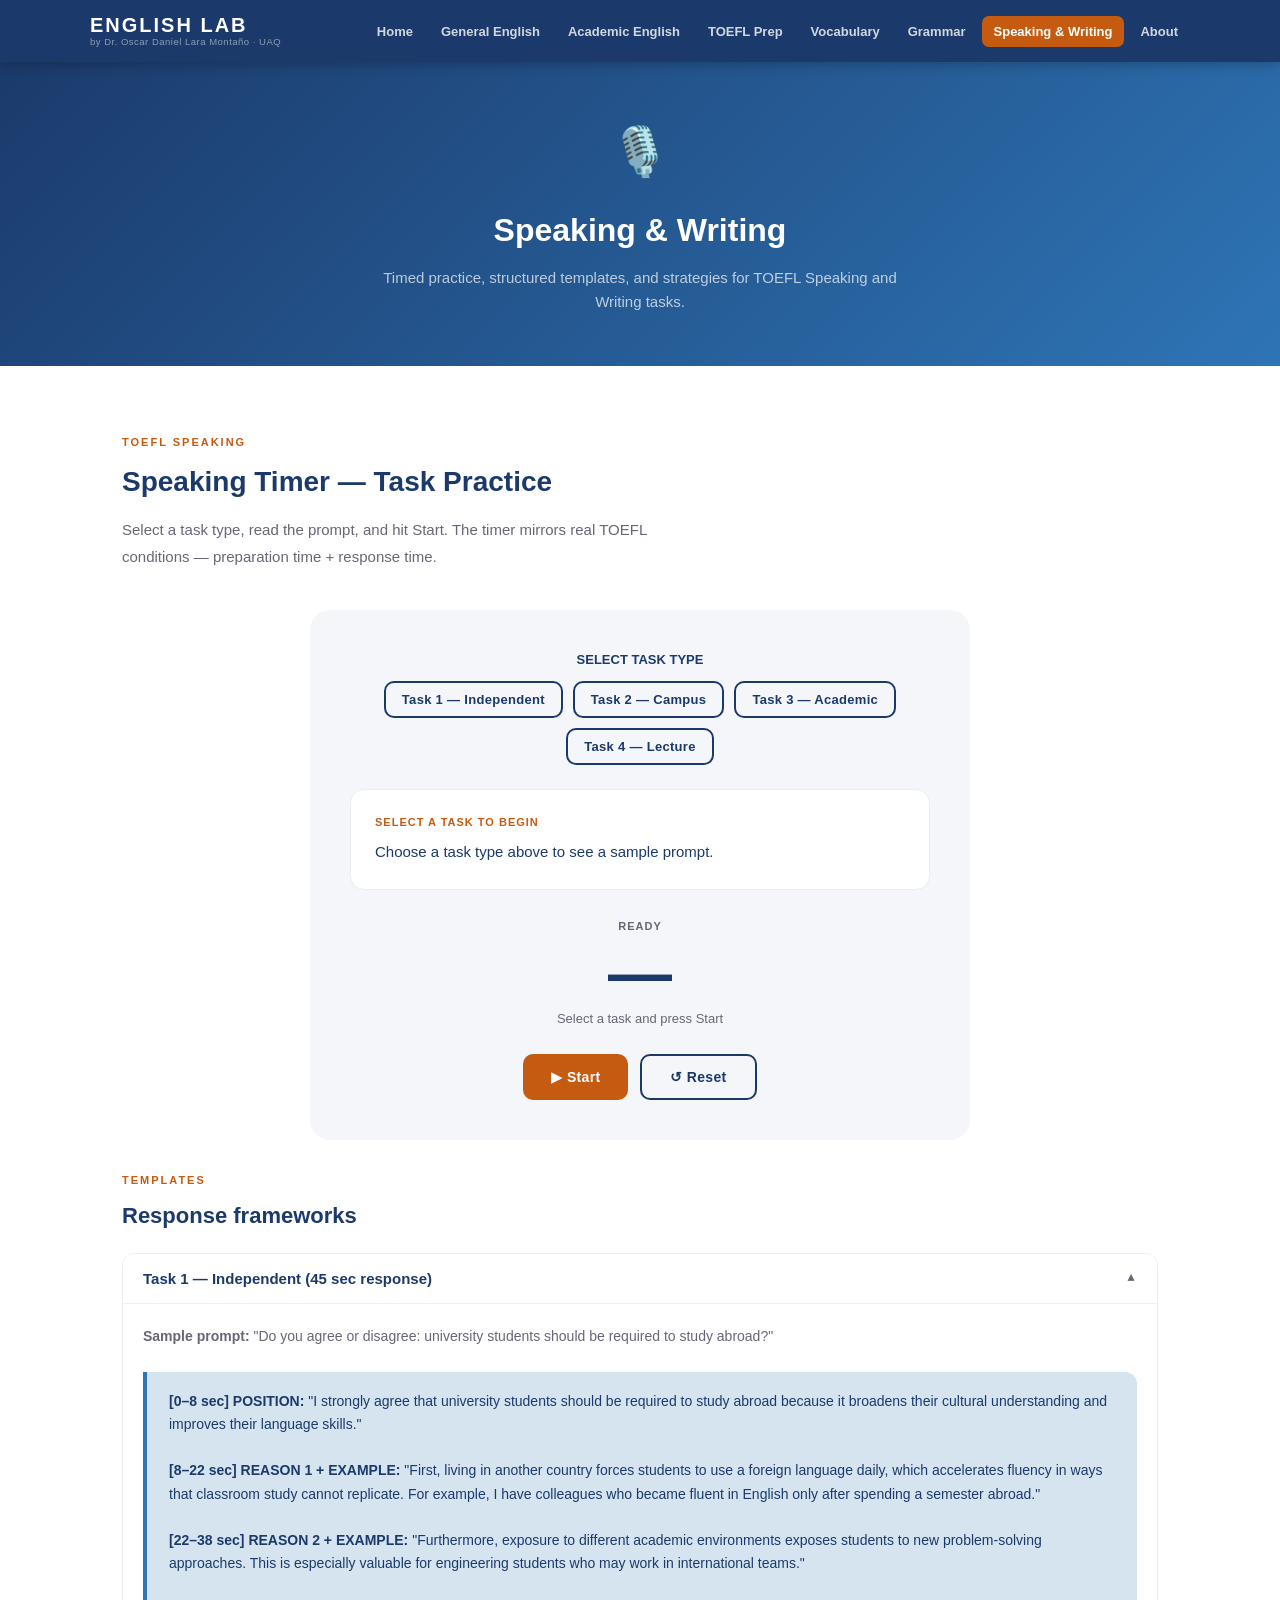
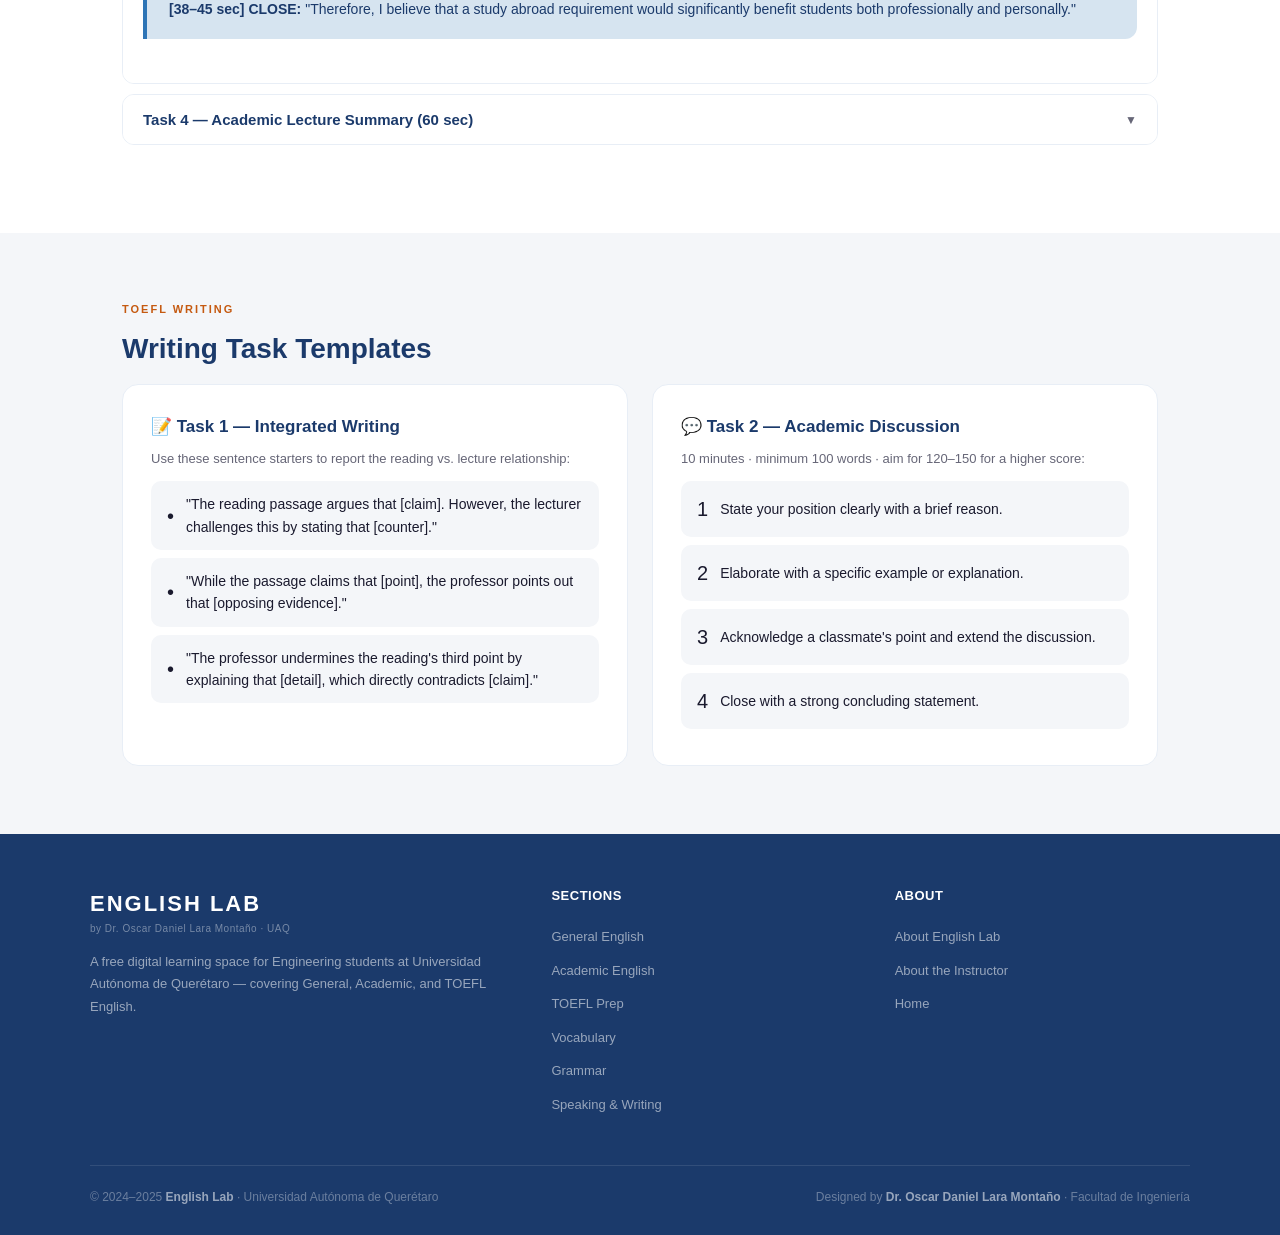
<file: pages/speaking.html>
<!DOCTYPE html>
<html lang="en">
<head>
<meta charset="UTF-8">
<meta name="viewport" content="width=device-width,initial-scale=1.0">
<title>Speaking & Writing | English Lab · UAQ</title>
<link rel="stylesheet" href="../css/style.css">
</head>
<body>
  <nav class="navbar">
    <div class="navbar-inner">
      <a href="../index.html" class="brand">
        <span class="brand-name">ENGLISH LAB</span>
        <span class="brand-sub">by Dr. Oscar Daniel Lara Montaño · UAQ</span>
      </a>
      <ul class="nav-links">
        <li><a href="../index.html">Home</a></li>
        <li><a href="../pages/general.html">General English</a></li>
        <li><a href="../pages/academic.html">Academic English</a></li>
        <li><a href="../pages/toefl.html">TOEFL Prep</a></li>
        <li><a href="../pages/vocabulary.html">Vocabulary</a></li>
        <li><a href="../pages/grammar.html">Grammar</a></li>
        <li><a href="../pages/speaking.html">Speaking & Writing</a></li>
        <li><a href="../pages/about.html">About</a></li>
      </ul>
      <button class="hamburger" aria-label="Menu">
        <span></span><span></span><span></span>
      </button>
    </div>
  </nav>
  <div class="page-hero">
    <div class="page-hero-icon">🎙️</div>
    <h1>Speaking & Writing</h1>
    <p>Timed practice, structured templates, and strategies for TOEFL Speaking and Writing tasks.</p>
  </div>

  <section class="section">
    <div class="container">
      <div class="section-label">TOEFL Speaking</div>
      <div class="section-title">Speaking Timer — Task Practice</div>
      <p class="section-desc">Select a task type, read the prompt, and hit Start. The timer mirrors real TOEFL conditions — preparation time + response time.</p>

      <div style="background:var(--gray);border-radius:20px;padding:40px;max-width:660px;margin:0 auto;text-align:center;">
        <div style="margin-bottom:24px;">
          <label style="font-size:13px;font-weight:700;color:var(--navy);display:block;margin-bottom:10px;">SELECT TASK TYPE</label>
          <div style="display:flex;gap:10px;justify-content:center;flex-wrap:wrap;" id="taskBtns">
            <button class="btn btn-outline" style="font-size:13px;padding:9px 16px;" onclick="setTask(this,0)">Task 1 — Independent</button>
            <button class="btn btn-outline" style="font-size:13px;padding:9px 16px;" onclick="setTask(this,1)">Task 2 — Campus</button>
            <button class="btn btn-outline" style="font-size:13px;padding:9px 16px;" onclick="setTask(this,2)">Task 3 — Academic</button>
            <button class="btn btn-outline" style="font-size:13px;padding:9px 16px;" onclick="setTask(this,3)">Task 4 — Lecture</button>
          </div>
        </div>

        <div id="promptBox" style="background:white;border-radius:14px;padding:24px;margin-bottom:28px;text-align:left;border:1.5px solid #e8eef6;min-height:80px;">
          <div style="font-size:11px;font-weight:700;color:var(--orange);letter-spacing:1px;margin-bottom:8px;" id="taskLabel">SELECT A TASK TO BEGIN</div>
          <div style="font-size:15px;color:var(--navy);line-height:1.65;" id="promptText">Choose a task type above to see a sample prompt.</div>
        </div>

        <div style="margin-bottom:24px;">
          <div style="font-size:11px;font-weight:700;color:var(--muted);letter-spacing:1px;margin-bottom:6px;" id="phaseLabel">READY</div>
          <div style="font-size:64px;font-weight:900;color:var(--navy);line-height:1;" id="timerDisplay">—</div>
          <div style="font-size:13px;color:var(--muted);margin-top:4px;" id="timerSub">Select a task and press Start</div>
        </div>

        <div style="display:flex;gap:12px;justify-content:center;">
          <button class="btn btn-primary" id="startBtn" onclick="startTimer()" disabled>▶ Start</button>
          <button class="btn btn-outline" id="resetBtn" onclick="resetTimer()">↺ Reset</button>
        </div>
      </div>

      <div style="margin-top:32px;">
        <div class="section-label">Templates</div>
        <div class="section-title" style="font-size:22px;">Response frameworks</div>
        <div class="accordion">
          <div class="acc-item open">
            <button class="acc-head">Task 1 — Independent (45 sec response) <span class="arrow">▼</span></button>
            <div class="acc-body">
              <p style="margin-bottom:12px;"><strong>Sample prompt:</strong> "Do you agree or disagree: university students should be required to study abroad?"</p>
              <div class="info-box">
                <strong>[0–8 sec] POSITION:</strong> "I strongly agree that university students should be required to study abroad because it broadens their cultural understanding and improves their language skills."<br><br>
                <strong>[8–22 sec] REASON 1 + EXAMPLE:</strong> "First, living in another country forces students to use a foreign language daily, which accelerates fluency in ways that classroom study cannot replicate. For example, I have colleagues who became fluent in English only after spending a semester abroad."<br><br>
                <strong>[22–38 sec] REASON 2 + EXAMPLE:</strong> "Furthermore, exposure to different academic environments exposes students to new problem-solving approaches. This is especially valuable for engineering students who may work in international teams."<br><br>
                <strong>[38–45 sec] CLOSE:</strong> "Therefore, I believe that a study abroad requirement would significantly benefit students both professionally and personally."
              </div>
            </div>
          </div>
          <div class="acc-item">
            <button class="acc-head">Task 4 — Academic Lecture Summary (60 sec) <span class="arrow">▼</span></button>
            <div class="acc-body">
              <div class="info-box">
                <strong>[0–10 sec] TOPIC:</strong> "The professor's lecture is about [main topic of the lecture]."<br><br>
                <strong>[10–35 sec] POINT 1 + DETAIL:</strong> "First, the professor explains that [key point 1]. According to the lecture, [supporting detail or example given]."<br><br>
                <strong>[35–55 sec] POINT 2 + DETAIL:</strong> "The professor also discusses [key point 2], noting that [supporting detail]. This illustrates the concept of [main idea]."<br><br>
                <strong>[55–60 sec] CLOSE:</strong> "In summary, the lecture demonstrates that [restate main point in your own words]."
              </div>
            </div>
          </div>
        </div>
      </div>
    </div>
  </section>

  <section class="section section-alt">
    <div class="container">
      <div class="section-label">TOEFL Writing</div>
      <div class="section-title">Writing Task Templates</div>
      <div class="cards cards-2">
        <div class="card">
          <h3>📝 Task 1 — Integrated Writing</h3>
          <p style="margin-bottom:12px;">Use these sentence starters to report the reading vs. lecture relationship:</p>
          <ul class="topic-list">
            <li><span class="ti">•</span>"The reading passage argues that [claim]. However, the lecturer challenges this by stating that [counter]."</li>
            <li><span class="ti">•</span>"While the passage claims that [point], the professor points out that [opposing evidence]."</li>
            <li><span class="ti">•</span>"The professor undermines the reading's third point by explaining that [detail], which directly contradicts [claim]."</li>
          </ul>
        </div>
        <div class="card">
          <h3>💬 Task 2 — Academic Discussion</h3>
          <p style="margin-bottom:12px;">10 minutes · minimum 100 words · aim for 120–150 for a higher score:</p>
          <ul class="topic-list">
            <li><span class="ti">1</span>State your position clearly with a brief reason.</li>
            <li><span class="ti">2</span>Elaborate with a specific example or explanation.</li>
            <li><span class="ti">3</span>Acknowledge a classmate's point and extend the discussion.</li>
            <li><span class="ti">4</span>Close with a strong concluding statement.</li>
          </ul>
        </div>
      </div>
    </div>
  </section>

  <script>
  const tasks=[
    {label:"TASK 1 — INDEPENDENT",prep:15,resp:45,
     prompt:"Some people prefer to work in teams, while others prefer to work independently. Which do you prefer? Use specific reasons and examples to support your answer."},
    {label:"TASK 2 — CAMPUS SITUATION",prep:30,resp:60,
     prompt:"[Read a short announcement about a campus policy change, then listen to two students discuss it.] Using the points made in the conversation, describe how the students feel about the new library hours policy and explain the reasons they give."},
    {label:"TASK 3 — ACADEMIC CONTENT",prep:30,resp:60,
     prompt:"[Read a short definition of a concept, then listen to a professor give an example.] The professor describes an example of cognitive dissonance. Using details from the lecture, explain how this example illustrates the concept described in the reading."},
    {label:"TASK 4 — ACADEMIC LECTURE",prep:20,resp:60,
     prompt:"[Listen to part of a lecture about biomimicry in engineering design.] Using points and examples from the lecture, explain what biomimicry is and how engineers use it to solve design problems."}
  ];
  let current=null,timerInt=null,phase='idle',timeLeft=0;
  function setTask(btn,i){
    document.querySelectorAll('#taskBtns .btn').forEach(b=>b.style.background='');
    btn.style.background='var(--navy)';btn.style.color='white';
    current=tasks[i];
    document.getElementById('taskLabel').textContent=current.label;
    document.getElementById('promptText').textContent=current.prompt;
    document.getElementById('timerDisplay').textContent='—';
    document.getElementById('timerSub').textContent='Press Start when ready';
    document.getElementById('startBtn').disabled=false;
    phase='idle';clearInterval(timerInt);
  }
  function startTimer(){
    if(!current)return;
    if(phase==='idle'){
      phase='prep';timeLeft=current.prep;
      document.getElementById('phaseLabel').textContent='⏳ PREPARATION TIME';
      document.getElementById('timerSub').textContent='Prepare your response now';
      document.getElementById('startBtn').disabled=true;
      tick();timerInt=setInterval(tick,1000);
    }
  }
  function tick(){
    document.getElementById('timerDisplay').textContent=timeLeft;
    if(timeLeft<=0){
      clearInterval(timerInt);
      if(phase==='prep'){
        phase='resp';timeLeft=current.resp;
        document.getElementById('phaseLabel').textContent='🔴 SPEAK NOW — RESPONSE TIME';
        document.getElementById('timerSub').textContent='Record your response';
        timerInt=setInterval(tick,1000);
      } else {
        phase='done';
        document.getElementById('phaseLabel').textContent='✅ TIME UP';
        document.getElementById('timerDisplay').textContent='0';
        document.getElementById('timerSub').textContent='Great job! Press Reset to practice again.';
        document.getElementById('startBtn').disabled=false;
      }
    } else {timeLeft--;}
  }
  function resetTimer(){
    clearInterval(timerInt);phase='idle';
    document.getElementById('phaseLabel').textContent='READY';
    document.getElementById('timerDisplay').textContent='—';
    document.getElementById('timerSub').textContent='Press Start when ready';
    document.getElementById('startBtn').disabled=!current;
  }
  </script>

  <footer>
    <div class="footer-inner">
      <div class="footer-brand">
        <div class="brand-name">ENGLISH LAB</div>
        <div class="brand-sub">by Dr. Oscar Daniel Lara Montaño · UAQ</div>
        <p>A free digital learning space for Engineering students at Universidad Autónoma de Querétaro — covering General, Academic, and TOEFL English.</p>
      </div>
      <div class="footer-col">
        <h4>SECTIONS</h4>
        <ul>
          <li><a href="../pages/general.html">General English</a></li>
          <li><a href="../pages/academic.html">Academic English</a></li>
          <li><a href="../pages/toefl.html">TOEFL Prep</a></li>
          <li><a href="../pages/vocabulary.html">Vocabulary</a></li>
          <li><a href="../pages/grammar.html">Grammar</a></li>
          <li><a href="../pages/speaking.html">Speaking & Writing</a></li>
        </ul>
      </div>
      <div class="footer-col">
        <h4>ABOUT</h4>
        <ul>
          <li><a href="../pages/about.html">About English Lab</a></li>
          <li><a href="../pages/about.html">About the Instructor</a></li>
          <li><a href="../index.html">Home</a></li>
        </ul>
      </div>
    </div>
    <div class="footer-bottom">
      <span>© 2024–2025 <strong>English Lab</strong> · Universidad Autónoma de Querétaro</span>
      <span>Designed by <strong>Dr. Oscar Daniel Lara Montaño</strong> · Facultad de Ingeniería</span>
    </div>
  </footer><script src="../js/main.js"></script>
</body></html>
</file>
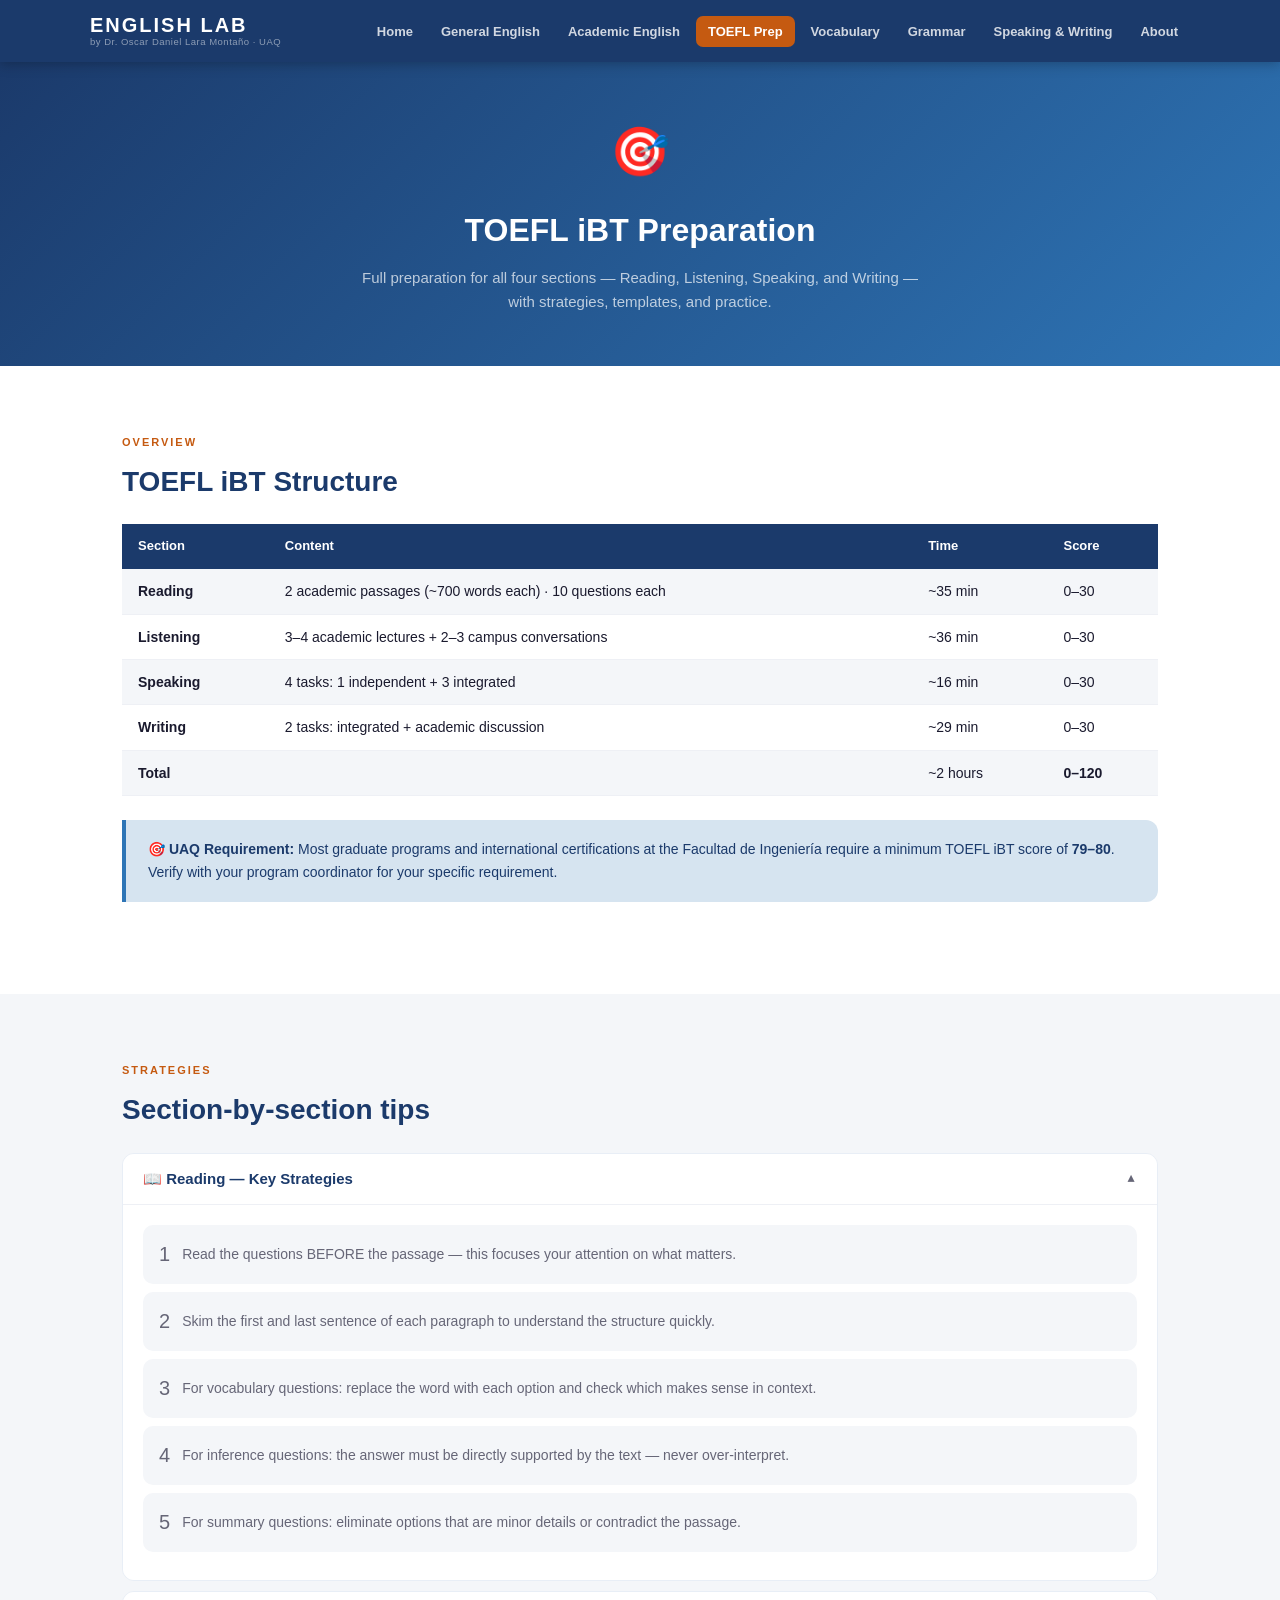
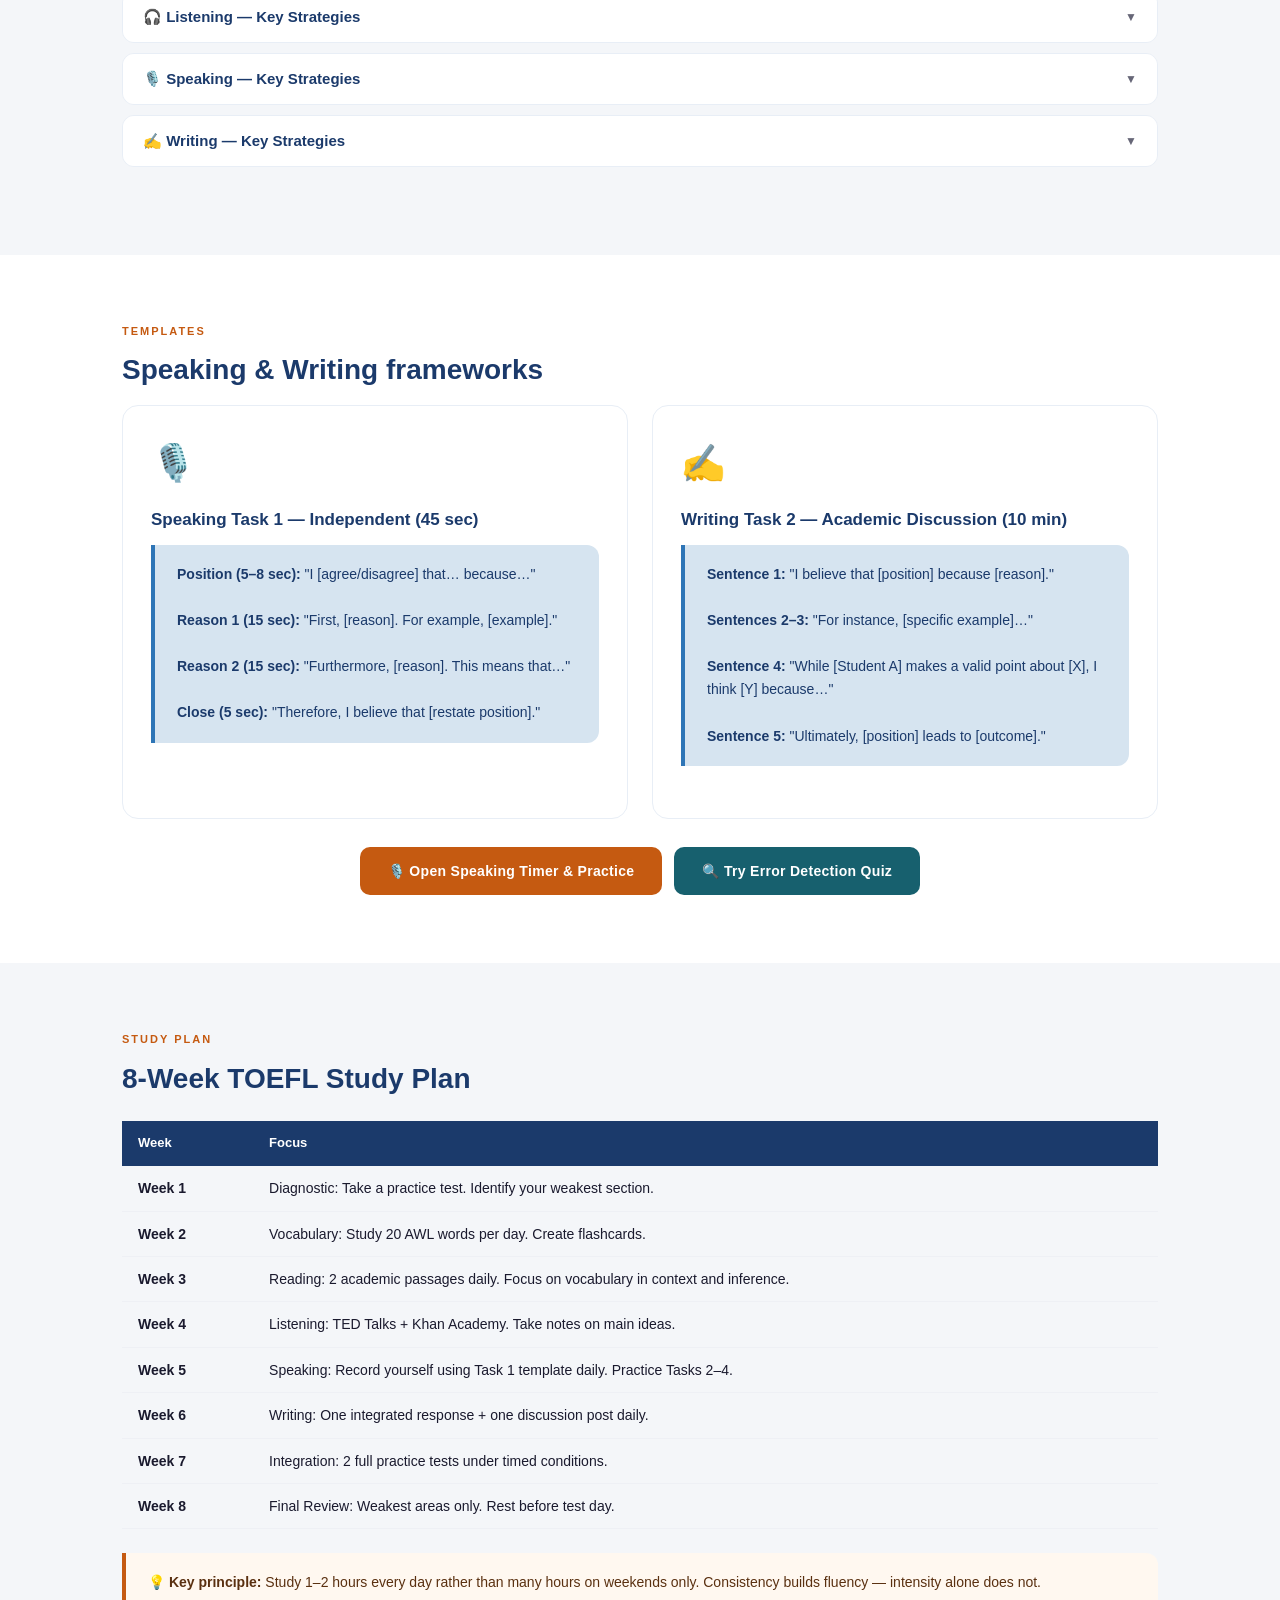
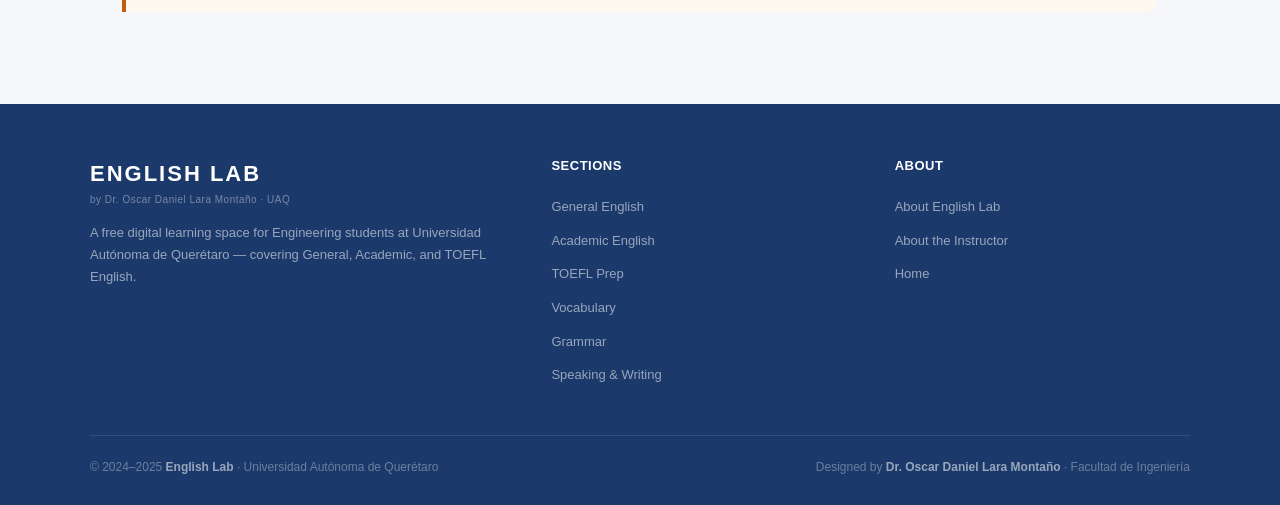
<file: pages/toefl.html>
<!DOCTYPE html>
<html lang="en">
<head>
<meta charset="UTF-8">
<meta name="viewport" content="width=device-width,initial-scale=1.0">
<title>TOEFL Preparation | English Lab · UAQ</title>
<link rel="stylesheet" href="../css/style.css">
</head>
<body>
  <nav class="navbar">
    <div class="navbar-inner">
      <a href="../index.html" class="brand">
        <span class="brand-name">ENGLISH LAB</span>
        <span class="brand-sub">by Dr. Oscar Daniel Lara Montaño · UAQ</span>
      </a>
      <ul class="nav-links">
        <li><a href="../index.html">Home</a></li>
        <li><a href="../pages/general.html">General English</a></li>
        <li><a href="../pages/academic.html">Academic English</a></li>
        <li><a href="../pages/toefl.html">TOEFL Prep</a></li>
        <li><a href="../pages/vocabulary.html">Vocabulary</a></li>
        <li><a href="../pages/grammar.html">Grammar</a></li>
        <li><a href="../pages/speaking.html">Speaking & Writing</a></li>
        <li><a href="../pages/about.html">About</a></li>
      </ul>
      <button class="hamburger" aria-label="Menu">
        <span></span><span></span><span></span>
      </button>
    </div>
  </nav>
  <div class="page-hero">
    <div class="page-hero-icon">🎯</div>
    <h1>TOEFL iBT Preparation</h1>
    <p>Full preparation for all four sections — Reading, Listening, Speaking, and Writing — with strategies, templates, and practice.</p>
  </div>

  <section class="section">
    <div class="container">
      <div class="section-label">Overview</div>
      <div class="section-title">TOEFL iBT Structure</div>
      <table class="data-table">
        <tr><th>Section</th><th>Content</th><th>Time</th><th>Score</th></tr>
        <tr><td><strong>Reading</strong></td><td>2 academic passages (~700 words each) · 10 questions each</td><td>~35 min</td><td>0–30</td></tr>
        <tr><td><strong>Listening</strong></td><td>3–4 academic lectures + 2–3 campus conversations</td><td>~36 min</td><td>0–30</td></tr>
        <tr><td><strong>Speaking</strong></td><td>4 tasks: 1 independent + 3 integrated</td><td>~16 min</td><td>0–30</td></tr>
        <tr><td><strong>Writing</strong></td><td>2 tasks: integrated + academic discussion</td><td>~29 min</td><td>0–30</td></tr>
        <tr><td><strong>Total</strong></td><td></td><td>~2 hours</td><td><strong>0–120</strong></td></tr>
      </table>
      <div class="info-box">🎯 <strong>UAQ Requirement:</strong> Most graduate programs and international certifications at the Facultad de Ingeniería require a minimum TOEFL iBT score of <strong>79–80</strong>. Verify with your program coordinator for your specific requirement.</div>
    </div>
  </section>

  <section class="section section-alt">
    <div class="container">
      <div class="section-label">Strategies</div>
      <div class="section-title">Section-by-section tips</div>
      <div class="accordion">
        <div class="acc-item open">
          <button class="acc-head">📖 Reading — Key Strategies <span class="arrow">▼</span></button>
          <div class="acc-body">
            <ul class="topic-list">
              <li><span class="ti">1</span>Read the questions BEFORE the passage — this focuses your attention on what matters.</li>
              <li><span class="ti">2</span>Skim the first and last sentence of each paragraph to understand the structure quickly.</li>
              <li><span class="ti">3</span>For vocabulary questions: replace the word with each option and check which makes sense in context.</li>
              <li><span class="ti">4</span>For inference questions: the answer must be directly supported by the text — never over-interpret.</li>
              <li><span class="ti">5</span>For summary questions: eliminate options that are minor details or contradict the passage.</li>
            </ul>
          </div>
        </div>
        <div class="acc-item">
          <button class="acc-head">🎧 Listening — Key Strategies <span class="arrow">▼</span></button>
          <div class="acc-body">
            <ul class="topic-list">
              <li><span class="ti">1</span>Take notes while listening — use abbreviations and symbols, not full sentences.</li>
              <li><span class="ti">2</span>Focus on the beginning and end of each lecture — they usually contain the main idea.</li>
              <li><span class="ti">3</span>Pay attention to signal words: "importantly," "however," "to summarize," "what this means is…"</li>
              <li><span class="ti">4</span>For attitude questions, listen to tone and intonation — not just the words themselves.</li>
              <li><span class="ti">5</span>Campus conversations follow a problem-solution structure — identify both elements clearly.</li>
            </ul>
          </div>
        </div>
        <div class="acc-item">
          <button class="acc-head">🎙️ Speaking — Key Strategies <span class="arrow">▼</span></button>
          <div class="acc-body">
            <ul class="topic-list">
              <li><span class="ti">1</span>Use your 15–30 second prep time to write a brief outline — not full sentences.</li>
              <li><span class="ti">2</span>Speak at a natural, slightly deliberate pace — rushing causes pronunciation errors.</li>
              <li><span class="ti">3</span>Use transition words ("First…", "Additionally…", "As a result…") to sound organized.</li>
              <li><span class="ti">4</span>Being clear and direct scores better than complex vocabulary used incorrectly.</li>
              <li><span class="ti">5</span>If you make a mistake, keep going — never restart or apologize mid-response.</li>
            </ul>
          </div>
        </div>
        <div class="acc-item">
          <button class="acc-head">✍️ Writing — Key Strategies <span class="arrow">▼</span></button>
          <div class="acc-body">
            <ul class="topic-list">
              <li><span class="ti">1</span>Task 1: Take notes on the reading BEFORE you listen to the lecture — compare both after.</li>
              <li><span class="ti">2</span>Organize Task 1 by the 3 lecture points — not by the reading's structure.</li>
              <li><span class="ti">3</span>Task 2: Read both student posts carefully before writing your own response.</li>
              <li><span class="ti">4</span>Always write a clear topic sentence at the start of your Task 2 response.</li>
              <li><span class="ti">5</span>Aim for grammatical variety — mix simple, compound, and complex sentences.</li>
            </ul>
          </div>
        </div>
      </div>
    </div>
  </section>

  <section class="section">
    <div class="container">
      <div class="section-label">Templates</div>
      <div class="section-title">Speaking & Writing frameworks</div>
      <div class="cards cards-2">
        <div class="card">
          <span class="card-icon">🎙️</span>
          <h3>Speaking Task 1 — Independent (45 sec)</h3>
          <div class="info-box" style="margin-top:12px;">
            <strong>Position (5–8 sec):</strong> "I [agree/disagree] that… because…"<br><br>
            <strong>Reason 1 (15 sec):</strong> "First, [reason]. For example, [example]."<br><br>
            <strong>Reason 2 (15 sec):</strong> "Furthermore, [reason]. This means that…"<br><br>
            <strong>Close (5 sec):</strong> "Therefore, I believe that [restate position]."
          </div>
        </div>
        <div class="card">
          <span class="card-icon">✍️</span>
          <h3>Writing Task 2 — Academic Discussion (10 min)</h3>
          <div class="info-box" style="margin-top:12px;">
            <strong>Sentence 1:</strong> "I believe that [position] because [reason]."<br><br>
            <strong>Sentences 2–3:</strong> "For instance, [specific example]…"<br><br>
            <strong>Sentence 4:</strong> "While [Student A] makes a valid point about [X], I think [Y] because…"<br><br>
            <strong>Sentence 5:</strong> "Ultimately, [position] leads to [outcome]."
          </div>
        </div>
      </div>
      <div style="margin-top:28px;" class="flex-center">
        <a href="speaking.html" class="btn btn-primary">🎙️ Open Speaking Timer & Practice</a>
        <a href="vocabulary.html" class="btn btn-teal">🔍 Try Error Detection Quiz</a>
      </div>
    </div>
  </section>

  <section class="section section-alt">
    <div class="container">
      <div class="section-label">Study Plan</div>
      <div class="section-title">8-Week TOEFL Study Plan</div>
      <table class="data-table">
        <tr><th>Week</th><th>Focus</th></tr>
        <tr><td><strong>Week 1</strong></td><td>Diagnostic: Take a practice test. Identify your weakest section.</td></tr>
        <tr><td><strong>Week 2</strong></td><td>Vocabulary: Study 20 AWL words per day. Create flashcards.</td></tr>
        <tr><td><strong>Week 3</strong></td><td>Reading: 2 academic passages daily. Focus on vocabulary in context and inference.</td></tr>
        <tr><td><strong>Week 4</strong></td><td>Listening: TED Talks + Khan Academy. Take notes on main ideas.</td></tr>
        <tr><td><strong>Week 5</strong></td><td>Speaking: Record yourself using Task 1 template daily. Practice Tasks 2–4.</td></tr>
        <tr><td><strong>Week 6</strong></td><td>Writing: One integrated response + one discussion post daily.</td></tr>
        <tr><td><strong>Week 7</strong></td><td>Integration: 2 full practice tests under timed conditions.</td></tr>
        <tr><td><strong>Week 8</strong></td><td>Final Review: Weakest areas only. Rest before test day.</td></tr>
      </table>
      <div class="tip-box" style="margin-top:24px;">💡 <strong>Key principle:</strong> Study 1–2 hours every day rather than many hours on weekends only. Consistency builds fluency — intensity alone does not.</div>
    </div>
  </section>

  <footer>
    <div class="footer-inner">
      <div class="footer-brand">
        <div class="brand-name">ENGLISH LAB</div>
        <div class="brand-sub">by Dr. Oscar Daniel Lara Montaño · UAQ</div>
        <p>A free digital learning space for Engineering students at Universidad Autónoma de Querétaro — covering General, Academic, and TOEFL English.</p>
      </div>
      <div class="footer-col">
        <h4>SECTIONS</h4>
        <ul>
          <li><a href="../pages/general.html">General English</a></li>
          <li><a href="../pages/academic.html">Academic English</a></li>
          <li><a href="../pages/toefl.html">TOEFL Prep</a></li>
          <li><a href="../pages/vocabulary.html">Vocabulary</a></li>
          <li><a href="../pages/grammar.html">Grammar</a></li>
          <li><a href="../pages/speaking.html">Speaking & Writing</a></li>
        </ul>
      </div>
      <div class="footer-col">
        <h4>ABOUT</h4>
        <ul>
          <li><a href="../pages/about.html">About English Lab</a></li>
          <li><a href="../pages/about.html">About the Instructor</a></li>
          <li><a href="../index.html">Home</a></li>
        </ul>
      </div>
    </div>
    <div class="footer-bottom">
      <span>© 2024–2025 <strong>English Lab</strong> · Universidad Autónoma de Querétaro</span>
      <span>Designed by <strong>Dr. Oscar Daniel Lara Montaño</strong> · Facultad de Ingeniería</span>
    </div>
  </footer><script src="../js/main.js"></script>
</body></html>
</file>
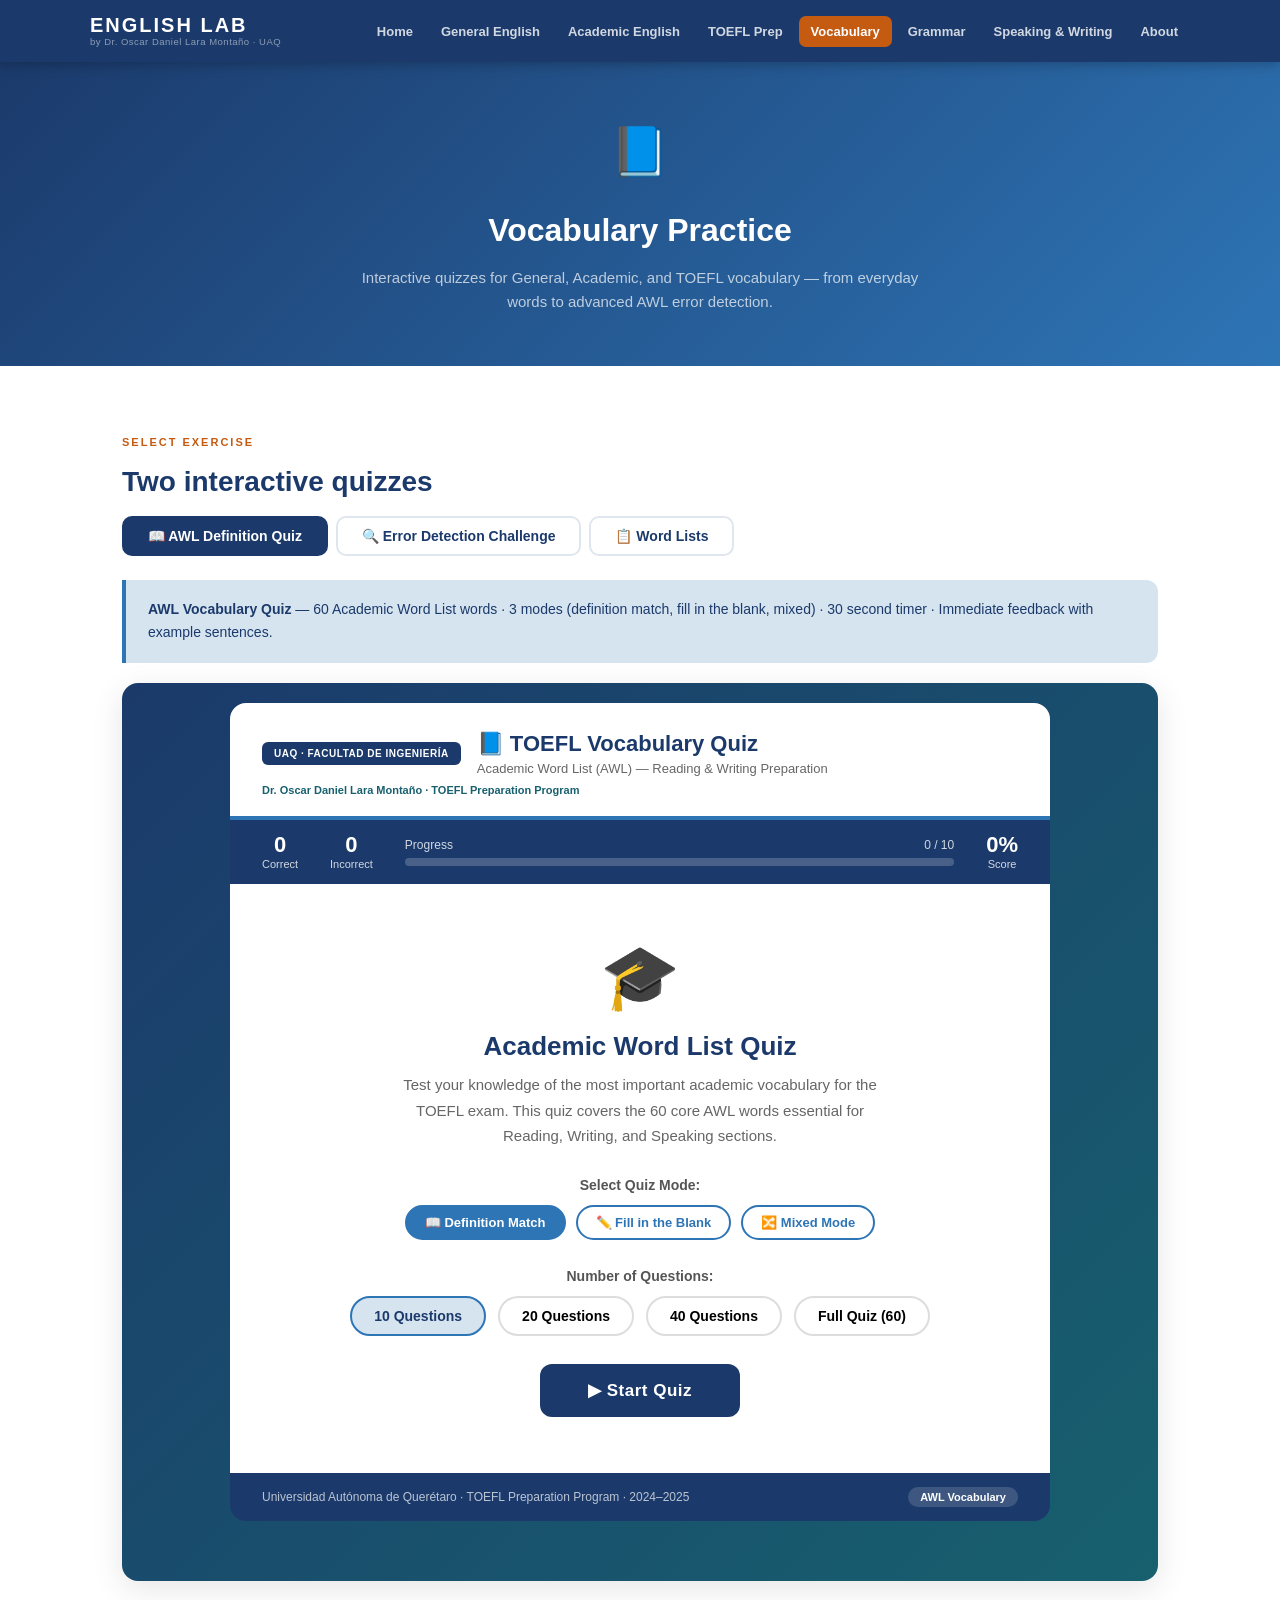
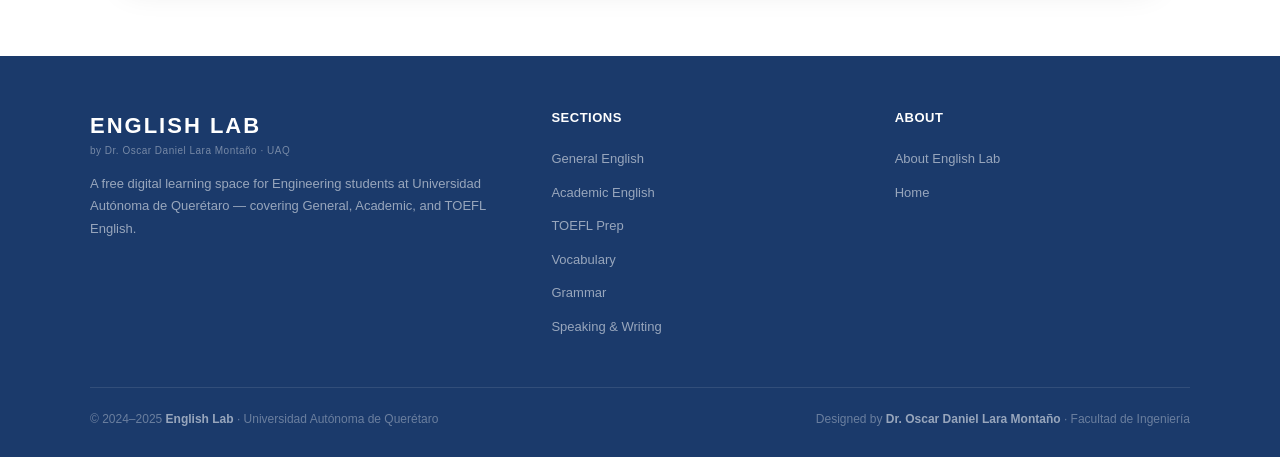
<file: pages/vocabulary.html>
<!DOCTYPE html>
<html lang="en">
<head>
<meta charset="UTF-8">
<meta name="viewport" content="width=device-width,initial-scale=1.0">
<title>Vocabulary | English Lab · UAQ</title>
<link rel="stylesheet" href="../css/style.css">
<style>
.quiz-frame{width:100%;border:none;border-radius:16px;overflow:hidden;min-height:720px;box-shadow:0 8px 32px rgba(0,0,0,.1);}
.tab-bar{display:flex;gap:8px;margin-bottom:24px;}
.tab-btn{padding:10px 24px;border:2px solid #e0e6ef;background:white;border-radius:10px;font-size:14px;font-weight:700;cursor:pointer;color:var(--navy);transition:all .2s;}
.tab-btn.active{background:var(--navy);color:white;border-color:var(--navy);}
.tab-panel{display:none;}
.tab-panel.active{display:block;}
</style>
</head>
<body>
  <nav class="navbar">
    <div class="navbar-inner">
      <a href="../index.html" class="brand">
        <span class="brand-name">ENGLISH LAB</span>
        <span class="brand-sub">by Dr. Oscar Daniel Lara Montaño · UAQ</span>
      </a>
      <ul class="nav-links">
        <li><a href="../index.html">Home</a></li>
        <li><a href="general.html">General English</a></li>
        <li><a href="academic.html">Academic English</a></li>
        <li><a href="toefl.html">TOEFL Prep</a></li>
        <li><a href="vocabulary.html" class="active">Vocabulary</a></li>
        <li><a href="grammar.html">Grammar</a></li>
        <li><a href="speaking.html">Speaking & Writing</a></li>
        <li><a href="about.html">About</a></li>
      </ul>
      <button class="hamburger" aria-label="Menu"><span></span><span></span><span></span></button>
    </div>
  </nav>

  <div class="page-hero">
    <div class="page-hero-icon">📘</div>
    <h1>Vocabulary Practice</h1>
    <p>Interactive quizzes for General, Academic, and TOEFL vocabulary — from everyday words to advanced AWL error detection.</p>
  </div>

  <section class="section">
    <div class="container">
      <div class="section-label">Select Exercise</div>
      <div class="section-title">Two interactive quizzes</div>

      <div class="tab-bar">
        <button class="tab-btn active" onclick="showTab('awl',this)">📖 AWL Definition Quiz</button>
        <button class="tab-btn" onclick="showTab('error',this)">🔍 Error Detection Challenge</button>
        <button class="tab-btn" onclick="showTab('lists',this)">📋 Word Lists</button>
      </div>

      <div id="tab-awl" class="tab-panel active">
        <div class="info-box" style="margin-bottom:20px;">
          <strong>AWL Vocabulary Quiz</strong> — 60 Academic Word List words · 3 modes (definition match, fill in the blank, mixed) · 30 second timer · Immediate feedback with example sentences.
        </div>
        <iframe src="quiz-awl.html" class="quiz-frame" id="frameAWL"></iframe>
      </div>

      <div id="tab-error" class="tab-panel">
        <div class="info-box" style="margin-bottom:20px;">
          <strong>Error Detection Challenge</strong> — Read academic sentences and identify the word used incorrectly. Choose the correct replacement from 3 semantically similar AWL words. 18–22 second timer. Difficulty: <strong style="color:var(--red);">Advanced / Hard</strong>.
        </div>
        <iframe src="quiz-error.html" class="quiz-frame" id="frameError"></iframe>
      </div>

      <div id="tab-lists" class="tab-panel">
        <div class="section-label" style="margin-top:0;">Reference</div>
        <h2 style="font-size:22px;font-weight:800;color:var(--navy);margin-bottom:20px;">Vocabulary Lists by Category</h2>

        <div class="accordion">
          <div class="acc-item open">
            <button class="acc-head">📚 Academic Word List — Core 20 (study these first) <span class="arrow">▼</span></button>
            <div class="acc-body">
              <table class="data-table">
                <tr><th>Word</th><th>Definition</th><th>Example</th></tr>
                <tr><td><strong>analyze</strong></td><td>To examine in detail to discover meaning</td><td>Engineers analyze data before proposing solutions.</td></tr>
                <tr><td><strong>assess</strong></td><td>To evaluate or estimate the quality of something</td><td>The committee will assess the impact of the policy.</td></tr>
                <tr><td><strong>conclude</strong></td><td>To reach a decision after consideration</td><td>The study concluded that renewable energy is more cost-effective.</td></tr>
                <tr><td><strong>constitute</strong></td><td>To form or make up a part of a whole</td><td>Proteins constitute a large portion of cellular structure.</td></tr>
                <tr><td><strong>demonstrate</strong></td><td>To show clearly by evidence or example</td><td>The experiment demonstrated the validity of the hypothesis.</td></tr>
                <tr><td><strong>derive</strong></td><td>To obtain or develop from a source</td><td>The formula is derived from Newton's second law.</td></tr>
                <tr><td><strong>emerge</strong></td><td>To become apparent; to arise from something</td><td>New technologies emerge as a result of ongoing research.</td></tr>
                <tr><td><strong>establish</strong></td><td>To set up on a firm basis; to prove conclusively</td><td>Scientists established a new framework for quantum computing.</td></tr>
                <tr><td><strong>evaluate</strong></td><td>To form an idea of the value of something</td><td>Engineers evaluate prototypes before full-scale production.</td></tr>
                <tr><td><strong>generate</strong></td><td>To produce or create something</td><td>Solar panels generate electricity from sunlight.</td></tr>
                <tr><td><strong>identify</strong></td><td>To recognize or establish the identity of something</td><td>Researchers identified three main causes of the failure.</td></tr>
                <tr><td><strong>implement</strong></td><td>To put a plan or decision into effect</td><td>The company implemented new safety regulations last year.</td></tr>
                <tr><td><strong>indicate</strong></td><td>To point out or show; to be a sign of</td><td>The data indicate a significant increase in temperature.</td></tr>
                <tr><td><strong>integrate</strong></td><td>To combine parts into a whole system</td><td>The new system integrates mechanical and digital components.</td></tr>
                <tr><td><strong>investigate</strong></td><td>To carry out a systematic inquiry</td><td>The team investigated the cause of the structural failure.</td></tr>
                <tr><td><strong>modify</strong></td><td>To make partial changes to something</td><td>The researchers modified the formula to improve efficiency.</td></tr>
                <tr><td><strong>require</strong></td><td>To need for a purpose; to make obligatory</td><td>The TOEFL requires a minimum score for university admission.</td></tr>
                <tr><td><strong>significant</strong></td><td>Important; large enough to have a noticeable effect</td><td>There was a significant decrease in pollution after the policy.</td></tr>
                <tr><td><strong>theory</strong></td><td>A set of principles on which a practice is based</td><td>Einstein's theory of relativity changed modern physics.</td></tr>
                <tr><td><strong>variable</strong></td><td>An element or factor liable to vary or change</td><td>The experiment controlled all variables except temperature.</td></tr>
              </table>
            </div>
          </div>
          <div class="acc-item">
            <button class="acc-head">🔬 Science & Engineering Vocabulary <span class="arrow">▼</span></button>
            <div class="acc-body">
              <table class="data-table">
                <tr><th>Word</th><th>Definition</th><th>Example</th></tr>
                <tr><td><strong>calibrate</strong></td><td>To adjust an instrument to a standard</td><td>The sensors were calibrated to ensure accurate readings.</td></tr>
                <tr><td><strong>catalyst</strong></td><td>A substance that speeds up a chemical reaction without being consumed</td><td>Platinum acts as a catalyst in fuel cell reactions.</td></tr>
                <tr><td><strong>conductivity</strong></td><td>The degree to which a material conducts electricity or heat</td><td>Copper has high electrical conductivity.</td></tr>
                <tr><td><strong>efficiency</strong></td><td>The ratio of useful output to total input</td><td>Improving engine efficiency reduces fuel consumption.</td></tr>
                <tr><td><strong>equilibrium</strong></td><td>A state in which opposing forces are balanced</td><td>The system reached chemical equilibrium after 10 minutes.</td></tr>
                <tr><td><strong>hypothesis</strong></td><td>A proposed explanation based on limited evidence</td><td>The team formulated a hypothesis about thermal expansion.</td></tr>
                <tr><td><strong>prototype</strong></td><td>A first version from which others are developed</td><td>The engineers built a prototype to test the new design.</td></tr>
                <tr><td><strong>simulate</strong></td><td>To imitate the conditions or appearance of something</td><td>Software simulates real-world physical conditions.</td></tr>
                <tr><td><strong>sustainable</strong></td><td>Able to be maintained without harming future needs</td><td>Sustainable engineering practices minimize environmental impact.</td></tr>
                <tr><td><strong>velocity</strong></td><td>The speed of something in a given direction</td><td>The velocity of the projectile was measured at launch.</td></tr>
              </table>
            </div>
          </div>
          <div class="acc-item">
            <button class="acc-head">🌍 Environment & Society Vocabulary <span class="arrow">▼</span></button>
            <div class="acc-body">
              <table class="data-table">
                <tr><th>Word</th><th>Definition</th><th>Example</th></tr>
                <tr><td><strong>biodiversity</strong></td><td>The variety of life in an ecosystem</td><td>Deforestation threatens biodiversity in tropical rainforests.</td></tr>
                <tr><td><strong>contaminate</strong></td><td>To make impure by exposure to pollutants</td><td>Industrial waste contaminated the local water supply.</td></tr>
                <tr><td><strong>emissions</strong></td><td>The discharge of pollutants into the environment</td><td>The government set strict limits on industrial emissions.</td></tr>
                <tr><td><strong>infrastructure</strong></td><td>The basic physical structures needed for operation</td><td>Investing in infrastructure is essential for economic development.</td></tr>
                <tr><td><strong>mitigation</strong></td><td>The action of reducing the severity of something</td><td>Engineers proposed mitigation strategies to reduce flooding risks.</td></tr>
                <tr><td><strong>renewable</strong></td><td>Naturally replenished; not depleted when used</td><td>Wind power is a renewable source of energy.</td></tr>
              </table>
            </div>
          </div>
        </div>
      </div>
    </div>
  </section>

  <footer>
    <div class="footer-inner">
      <div class="footer-brand">
        <div class="brand-name">ENGLISH LAB</div>
        <div class="brand-sub">by Dr. Oscar Daniel Lara Montaño · UAQ</div>
        <p>A free digital learning space for Engineering students at Universidad Autónoma de Querétaro — covering General, Academic, and TOEFL English.</p>
      </div>
      <div class="footer-col">
        <h4>SECTIONS</h4>
        <ul>
          <li><a href="general.html">General English</a></li>
          <li><a href="academic.html">Academic English</a></li>
          <li><a href="toefl.html">TOEFL Prep</a></li>
          <li><a href="vocabulary.html">Vocabulary</a></li>
          <li><a href="grammar.html">Grammar</a></li>
          <li><a href="speaking.html">Speaking & Writing</a></li>
        </ul>
      </div>
      <div class="footer-col">
        <h4>ABOUT</h4>
        <ul>
          <li><a href="about.html">About English Lab</a></li>
          <li><a href="../index.html">Home</a></li>
        </ul>
      </div>
    </div>
    <div class="footer-bottom">
      <span>© 2024–2025 <strong>English Lab</strong> · Universidad Autónoma de Querétaro</span>
      <span>Designed by <strong>Dr. Oscar Daniel Lara Montaño</strong> · Facultad de Ingeniería</span>
    </div>
  </footer>

  <script src="../js/main.js"></script>
  <script>
  function showTab(id, btn) {
    document.querySelectorAll('.tab-panel').forEach(p => p.classList.remove('active'));
    document.querySelectorAll('.tab-btn').forEach(b => b.classList.remove('active'));
    document.getElementById('tab-' + id).classList.add('active');
    btn.classList.add('active');
  }
  // Auto-resize iframes
  ['frameAWL','frameError'].forEach(id => {
    const f = document.getElementById(id);
    if(f) f.onload = () => {
      try { f.style.height = f.contentDocument.body.scrollHeight + 40 + 'px'; } catch(e) {}
    };
  });
  </script>
</body>
</html>
</file>
<file: css/style.css>
/* ═══════════════════════════════════════
   ENGLISH LAB — Shared Stylesheet
   by Dr. Oscar Daniel Lara Montaño · UAQ
═══════════════════════════════════════ */
:root {
  --navy:#1B3A6B;--blue:#2E75B6;--teal:#17606E;--orange:#C55A11;
  --light:#D6E4F0;--gray:#f4f6f9;--white:#ffffff;--text:#1a1a2e;
  --muted:#666677;--green:#1a7a4a;--red:#b03030;
}
*,*::before,*::after{box-sizing:border-box;margin:0;padding:0;}
html{scroll-behavior:smooth;}
body{font-family:'Segoe UI',Arial,sans-serif;color:var(--text);background:var(--white);line-height:1.6;}

/* NAVBAR */
.navbar{background:var(--navy);padding:0 40px;position:sticky;top:0;z-index:100;box-shadow:0 2px 12px rgba(0,0,0,.25);}
.navbar-inner{max-width:1100px;margin:0 auto;display:flex;align-items:center;justify-content:space-between;height:62px;}
.brand{display:flex;flex-direction:column;text-decoration:none;line-height:1.15;}
.brand-name{font-size:20px;font-weight:900;color:var(--white);letter-spacing:2px;}
.brand-sub{font-size:9.5px;color:rgba(255,255,255,.5);letter-spacing:.5px;}
.nav-links{display:flex;align-items:center;gap:4px;list-style:none;}
.nav-links a{color:rgba(255,255,255,.8);text-decoration:none;font-size:13px;font-weight:600;padding:8px 12px;border-radius:7px;transition:all .2s;}
.nav-links a:hover,.nav-links a.active{background:rgba(255,255,255,.12);color:var(--white);}
.nav-links a.active{background:var(--orange);}
.hamburger{display:none;flex-direction:column;gap:5px;cursor:pointer;padding:8px;background:none;border:none;}
.hamburger span{display:block;width:24px;height:2px;background:white;border-radius:2px;}

/* HERO */
.hero{background:linear-gradient(135deg,var(--navy) 0%,var(--teal) 100%);padding:88px 40px 76px;text-align:center;position:relative;overflow:hidden;}
.hero::before{content:'';position:absolute;top:-60px;right:-60px;width:300px;height:300px;border-radius:50%;background:rgba(255,255,255,.04);}
.hero-content{position:relative;z-index:1;max-width:740px;margin:0 auto;}
.hero-tag{display:inline-block;background:rgba(255,255,255,.12);color:rgba(255,255,255,.85);font-size:11px;font-weight:700;letter-spacing:2px;padding:5px 16px;border-radius:20px;margin-bottom:22px;text-transform:uppercase;}
.hero h1{font-size:clamp(40px,7vw,72px);font-weight:900;color:var(--white);letter-spacing:5px;line-height:1.05;margin-bottom:8px;}
.hero-accent{display:block;font-size:clamp(13px,2vw,17px);color:rgba(255,255,255,.55);font-weight:400;letter-spacing:3px;margin-bottom:22px;}
.hero-desc{font-size:16px;color:rgba(255,255,255,.75);max-width:540px;margin:0 auto 32px;line-height:1.8;}
.hero-by{font-size:12px;color:rgba(255,255,255,.4);letter-spacing:.5px;margin-top:28px;}
.hero-by strong{color:rgba(255,255,255,.6);}
.hero-buttons{display:flex;gap:14px;justify-content:center;flex-wrap:wrap;margin-bottom:28px;}

/* PAGE HERO */
.page-hero{background:linear-gradient(135deg,var(--navy) 0%,var(--blue) 100%);padding:52px 40px;text-align:center;}
.page-hero-icon{font-size:48px;margin-bottom:14px;display:block;}
.page-hero h1{font-size:32px;font-weight:900;color:var(--white);margin-bottom:10px;}
.page-hero p{font-size:15px;color:rgba(255,255,255,.7);max-width:560px;margin:0 auto;}

/* BUTTONS */
.btn{display:inline-block;padding:13px 28px;border-radius:10px;font-size:14px;font-weight:700;text-decoration:none;cursor:pointer;border:none;transition:all .2s;letter-spacing:.3px;}
.btn-primary{background:var(--orange);color:white;}
.btn-primary:hover{background:#a04a0e;transform:translateY(-2px);box-shadow:0 6px 20px rgba(197,90,17,.35);}
.btn-secondary{background:rgba(255,255,255,.12);color:white;border:2px solid rgba(255,255,255,.3);}
.btn-secondary:hover{background:rgba(255,255,255,.2);transform:translateY(-2px);}
.btn-outline{background:transparent;color:var(--navy);border:2px solid var(--navy);}
.btn-outline:hover{background:var(--navy);color:white;}
.btn-teal{background:var(--teal);color:white;}
.btn-teal:hover{background:#115059;transform:translateY(-2px);}

/* LAYOUT */
.container{max-width:1100px;margin:0 auto;padding:0 32px;}
.section{padding:68px 0;}
.section-alt{background:var(--gray);}
.section-label{font-size:11px;font-weight:700;letter-spacing:2px;text-transform:uppercase;color:var(--orange);margin-bottom:8px;}
.section-title{font-size:28px;font-weight:800;color:var(--navy);margin-bottom:12px;}
.section-desc{font-size:15px;color:var(--muted);max-width:580px;line-height:1.8;margin-bottom:40px;}

/* CARDS */
.cards{display:grid;gap:24px;}
.cards-2{grid-template-columns:repeat(auto-fit,minmax(300px,1fr));}
.cards-3{grid-template-columns:repeat(auto-fit,minmax(280px,1fr));}
.cards-4{grid-template-columns:repeat(auto-fit,minmax(240px,1fr));}
.card{background:var(--white);border-radius:16px;padding:28px;border:1.5px solid #e8eef6;transition:all .25s;text-decoration:none;color:inherit;display:block;}
.card:hover{transform:translateY(-4px);box-shadow:0 12px 32px rgba(27,58,107,.12);border-color:var(--blue);}
.card-icon{font-size:36px;margin-bottom:14px;display:block;}
.card-tag{display:inline-block;font-size:10px;font-weight:700;letter-spacing:1px;text-transform:uppercase;padding:3px 10px;border-radius:10px;margin-bottom:10px;}
.tag-general{background:#e8f4fd;color:var(--blue);}
.tag-academic{background:#e8f5ee;color:var(--green);}
.tag-toefl{background:#fff0e8;color:var(--orange);}
.tag-vocab{background:#f0e8ff;color:#6b35c5;}
.tag-grammar{background:#e8faf5;color:var(--teal);}
.card h3{font-size:17px;font-weight:700;color:var(--navy);margin-bottom:8px;}
.card p{font-size:13px;color:var(--muted);line-height:1.65;}
.card-arrow{display:inline-flex;align-items:center;gap:5px;font-size:13px;font-weight:700;color:var(--blue);margin-top:16px;text-decoration:none;}

/* FEATURE ROW */
.feature-row{display:grid;grid-template-columns:1fr 1fr;gap:60px;align-items:center;}
.feature-row.reverse{direction:rtl;}
.feature-row.reverse>*{direction:ltr;}
.feature-visual{background:linear-gradient(135deg,var(--navy),var(--teal));border-radius:20px;padding:40px;text-align:center;color:white;}
.feature-visual .big-icon{font-size:72px;margin-bottom:16px;display:block;}
.feature-visual h3{font-size:22px;font-weight:800;margin-bottom:8px;}
.feature-visual p{font-size:14px;opacity:.75;}
.feature-text h2{font-size:26px;font-weight:800;color:var(--navy);margin-bottom:14px;line-height:1.3;}
.feature-text p{font-size:15px;color:var(--muted);line-height:1.8;margin-bottom:20px;}
.feature-list{list-style:none;margin-bottom:28px;}
.feature-list li{font-size:14px;color:var(--text);padding:6px 0;display:flex;align-items:flex-start;gap:10px;}
.feature-list li::before{content:'✓';color:var(--teal);font-weight:700;flex-shrink:0;margin-top:1px;}

/* STATS */
.stats-row{display:grid;grid-template-columns:repeat(auto-fit,minmax(160px,1fr));gap:20px;text-align:center;}
.stat-box{background:var(--white);border-radius:14px;padding:28px 20px;border:1.5px solid #e8eef6;}
.stat-box .num{font-size:36px;font-weight:900;color:var(--navy);line-height:1;}
.stat-box .lbl{font-size:13px;color:var(--muted);margin-top:4px;}

/* BOXES */
.info-box{background:var(--light);border-left:4px solid var(--blue);border-radius:0 12px 12px 0;padding:18px 22px;margin:24px 0;font-size:14px;color:var(--navy);line-height:1.65;}
.tip-box{background:#fff8f0;border-left:4px solid var(--orange);border-radius:0 12px 12px 0;padding:18px 22px;margin:24px 0;font-size:14px;color:#5a3010;line-height:1.65;}

/* TABLE */
.data-table{width:100%;border-collapse:collapse;margin:20px 0;font-size:14px;}
.data-table th{background:var(--navy);color:white;padding:12px 16px;text-align:left;font-size:13px;}
.data-table td{padding:11px 16px;border-bottom:1px solid #eef0f5;}
.data-table tr:nth-child(even) td{background:var(--gray);}

/* TOPIC LIST */
.topic-list{list-style:none;}
.topic-list li{padding:12px 16px;border-radius:10px;margin-bottom:8px;background:var(--gray);font-size:14px;display:flex;align-items:center;gap:12px;}
.topic-list .ti{font-size:20px;flex-shrink:0;}

/* ACCORDION */
.accordion{margin:20px 0;}
.acc-item{border:1.5px solid #e8eef6;border-radius:12px;margin-bottom:10px;overflow:hidden;}
.acc-head{background:var(--white);padding:16px 20px;cursor:pointer;display:flex;justify-content:space-between;align-items:center;font-weight:700;font-size:15px;color:var(--navy);transition:background .2s;border:none;width:100%;text-align:left;}
.acc-head:hover{background:var(--gray);}
.acc-item.open .arrow{transform:rotate(180deg);}
.arrow{transition:transform .3s;font-size:12px;color:var(--muted);display:inline-block;}
.acc-body{display:none;padding:20px;background:var(--white);font-size:14px;color:var(--muted);line-height:1.75;border-top:1px solid #eef0f5;}
.acc-item.open .acc-body{display:block;}

/* FOOTER */
footer{background:var(--navy);padding:52px 40px 28px;color:rgba(255,255,255,.7);}
.footer-inner{max-width:1100px;margin:0 auto;display:grid;grid-template-columns:1.4fr 1fr 1fr;gap:48px;margin-bottom:40px;}
.footer-brand .brand-name{color:white;font-size:22px;letter-spacing:2px;font-weight:900;}
.footer-brand .brand-sub{color:rgba(255,255,255,.4);font-size:10px;}
.footer-brand p{font-size:13px;margin-top:14px;line-height:1.7;color:rgba(255,255,255,.55);}
.footer-col h4{color:white;font-size:13px;font-weight:700;letter-spacing:.5px;margin-bottom:16px;}
.footer-col ul{list-style:none;}
.footer-col ul li{margin-bottom:8px;}
.footer-col ul li a{color:rgba(255,255,255,.55);text-decoration:none;font-size:13px;transition:color .2s;}
.footer-col ul li a:hover{color:white;}
.footer-bottom{max-width:1100px;margin:0 auto;border-top:1px solid rgba(255,255,255,.1);padding-top:22px;display:flex;justify-content:space-between;align-items:center;font-size:12px;color:rgba(255,255,255,.35);flex-wrap:wrap;gap:8px;}
.footer-bottom strong{color:rgba(255,255,255,.55);}

/* RESPONSIVE */
@media(max-width:900px){.feature-row{grid-template-columns:1fr;gap:32px;}.feature-row.reverse{direction:ltr;}.footer-inner{grid-template-columns:1fr 1fr;}}
@media(max-width:680px){.navbar{padding:0 20px;}.nav-links{display:none;flex-direction:column;position:absolute;top:62px;left:0;right:0;background:var(--navy);padding:16px 20px;gap:4px;}.nav-links.open{display:flex;}.hamburger{display:flex;}.hero{padding:56px 24px 48px;}.section{padding:48px 0;}.container{padding:0 20px;}.footer-inner{grid-template-columns:1fr;gap:28px;}.footer-bottom{flex-direction:column;text-align:center;}.cards-3,.cards-4{grid-template-columns:1fr;}}

/* UTILS */
.text-center{text-align:center;}.mt-8{margin-top:8px;}.mt-16{margin-top:16px;}.mt-24{margin-top:24px;}.mb-8{margin-bottom:8px;}.mb-16{margin-bottom:16px;}.mb-32{margin-bottom:32px;}.flex-center{display:flex;align-items:center;justify-content:center;gap:12px;flex-wrap:wrap;}
</file>
